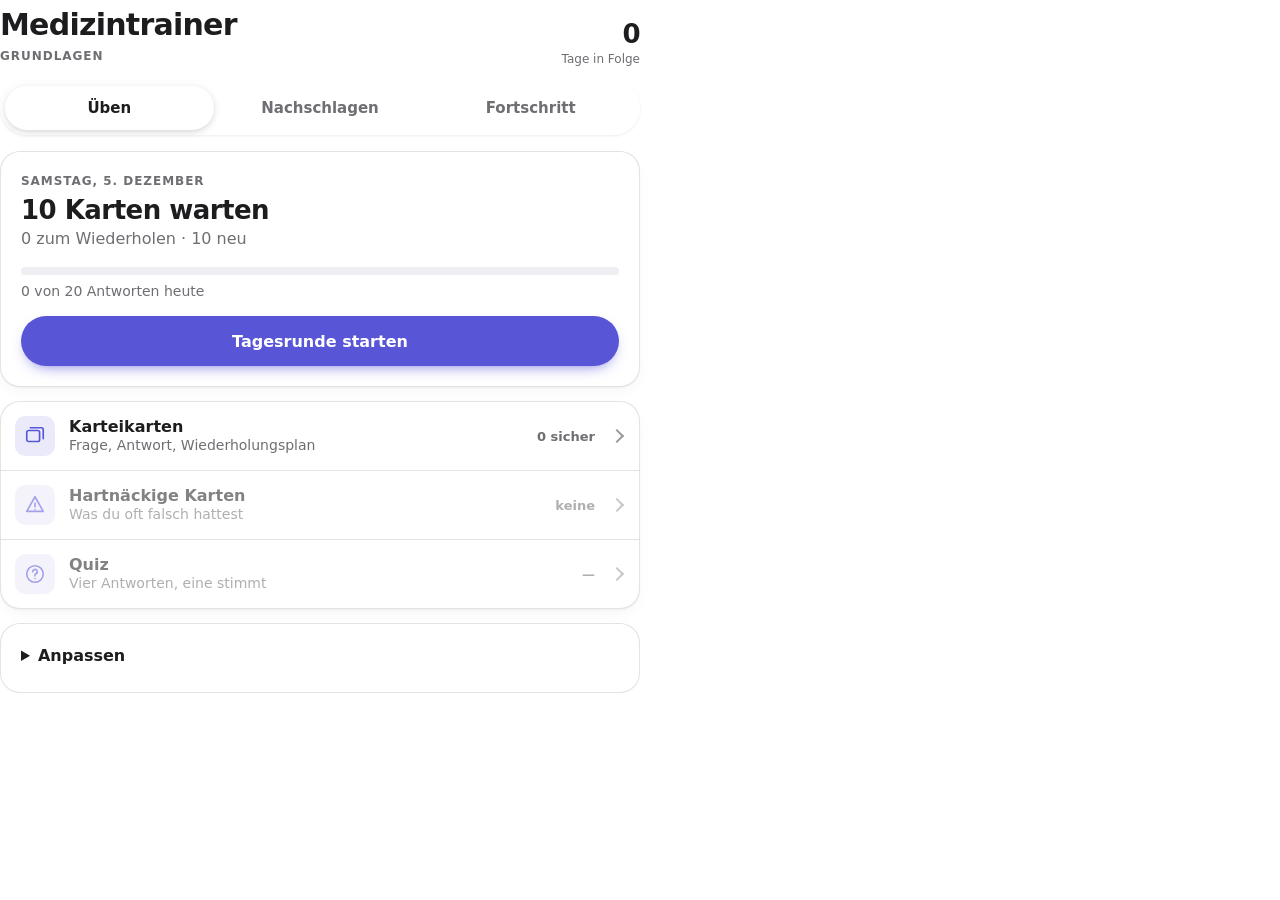
<file: medizin/index.html>
<!doctype html><html lang="de"><head><meta charset="utf-8"><meta name="viewport" content="width=device-width,initial-scale=1"><title>Medizintrainer</title>
<style>
/* Gleiches Aussehen wie der Sprachtrainer (sprache/index.html), damit sich beide im Dashboard gleich anfühlen. */
:root{
  --bg:#f2f2f7; --surface:#FFFFFF; --ink:#1d1d1f; --muted:#6e6e73; --line:rgba(60,60,67,.14); --soft:#eeeef3;
  --accent:#5856d6; --fill:#5856d6; --on-fill:#FFFFFF; --hl:rgba(88,86,214,.12);
  --good:#248a3d; --good-bg:rgba(36,138,61,.1); --bad:#d70015; --bad-bg:rgba(215,0,21,.08);
  --shadow:0 1px 2px rgba(0,0,0,.04),0 6px 20px -8px rgba(0,0,0,.08);
  --glass:rgba(255,255,255,.6); --glass-edge:rgba(255,255,255,.75); --glass-hl:rgba(255,255,255,.95); --thumb:#FFFFFF;
  --f-display:-apple-system,BlinkMacSystemFont,'SF Pro Display','Segoe UI',system-ui,sans-serif;
  --f-body:var(--f-display);
  --f-ipa:'Noto Sans','Segoe UI','Lucida Sans Unicode',sans-serif;
}
@media (prefers-color-scheme:dark){
  :root:not([data-theme="light"]){
    --bg:#000000; --surface:#1c1c1e; --ink:#f5f5f7; --muted:#aeaeb2; --line:rgba(255,255,255,.08); --soft:#2c2c2e;
    --accent:#8583ff; --fill:#5e5ce6; --on-fill:#FFFFFF; --hl:rgba(133,131,255,.2);
    --good:#30d158; --good-bg:rgba(48,209,88,.15); --bad:#ff453a; --bad-bg:rgba(255,69,58,.15);
    --shadow:inset 0 1px 0 rgba(255,255,255,.04);
    --glass:rgba(44,44,48,.52); --glass-edge:rgba(255,255,255,.12); --glass-hl:rgba(255,255,255,.16); --thumb:rgba(118,118,128,.42); color-scheme:dark;
  }
}
:root[data-theme="dark"]{
  --bg:#000000; --surface:#1c1c1e; --ink:#f5f5f7; --muted:#aeaeb2; --line:rgba(255,255,255,.08); --soft:#2c2c2e;
  --accent:#8583ff; --fill:#5e5ce6; --on-fill:#FFFFFF; --hl:rgba(133,131,255,.2);
  --good:#30d158; --good-bg:rgba(48,209,88,.15); --bad:#ff453a; --bad-bg:rgba(255,69,58,.15);
  --shadow:inset 0 1px 0 rgba(255,255,255,.04);
  --glass:rgba(44,44,48,.52); --glass-edge:rgba(255,255,255,.12); --glass-hl:rgba(255,255,255,.16); --thumb:rgba(118,118,128,.42); color-scheme:dark;
}
*{box-sizing:border-box}
body{background:var(--bg);color:var(--ink);font:400 16px/1.5 var(--f-body);-webkit-font-smoothing:antialiased}
button{font-family:inherit;-webkit-tap-highlight-color:transparent}
button,.mode,.chip,.opt{transition:background-color .15s ease,border-color .15s ease,color .15s ease,transform .1s ease}
button:not([disabled]):active{transform:scale(.96)}
.shell{padding-block:12px 56px;padding-left:max(16px,env(safe-area-inset-left,0px));padding-right:max(16px,env(safe-area-inset-right,0px))}
.wrap{max-width:640px;margin:0 auto}
h1,h2,h3{font-family:var(--f-display);font-weight:700;line-height:1.15;letter-spacing:-.02em;text-wrap:balance;margin:0}
p{margin:0}
mark{background:var(--hl);color:inherit;padding:0 4px;border-radius:4px;box-decoration-break:clone;-webkit-box-decoration-break:clone}
.muted{color:var(--muted)} .small{font-size:14px}
:focus-visible{outline:3px solid var(--accent);outline-offset:2px}

.top{display:flex;justify-content:space-between;align-items:flex-end;gap:12px;padding-block:8px 14px}
.brand h1{font-size:30px;letter-spacing:-.025em}
.lang{display:inline-block;margin-top:2px;font-size:12px;font-weight:600;letter-spacing:.08em;text-transform:uppercase;color:var(--muted)}
.streak{text-align:right;line-height:1.1}
.streak b{font-family:var(--f-display);font-size:26px;font-weight:700;display:block;font-variant-numeric:tabular-nums;letter-spacing:-.02em}
.streak span{font-size:12px;color:var(--muted)}
.tabs{display:flex;gap:2px;padding:4px;border-radius:99px;margin-bottom:16px;background:var(--glass);-webkit-backdrop-filter:blur(24px) saturate(180%);backdrop-filter:blur(24px) saturate(180%);border:1px solid var(--glass-edge);box-shadow:inset 0 1px 0 var(--glass-hl),0 1px 3px rgba(0,0,0,.08)}
.tabs button{flex:1;min-height:44px;border:0;border-radius:99px;background:none;color:var(--muted);font-weight:600;font-size:15px;cursor:pointer}
.tabs button[aria-current="page"]{background:var(--thumb);color:var(--ink);box-shadow:inset 0 1px 0 var(--glass-hl),0 2px 8px -2px rgba(0,0,0,.25)}

.card{background:var(--surface);border:1px solid var(--line);border-radius:20px;padding:20px;box-shadow:var(--shadow)}
.stack{display:grid;gap:14px}
.eyebrow{font-size:12px;font-weight:600;letter-spacing:.08em;text-transform:uppercase;color:var(--muted)}
.today h2{font-size:26px;margin:6px 0 2px}
.today .bar{margin:16px 0 6px}
.bar{height:8px;border-radius:99px;background:var(--soft);overflow:hidden}
.bar i{display:block;height:100%;background:var(--accent);border-radius:99px;transition:width .3s ease}
.btn{min-height:50px;padding:0 22px;border-radius:99px;border:1px solid transparent;font-weight:600;font-size:16px;cursor:pointer;display:inline-flex;align-items:center;justify-content:center;gap:8px}
.btn.primary{background:var(--fill);color:var(--on-fill);box-shadow:0 6px 16px -8px var(--fill)}
.btn.sec{background:var(--glass);-webkit-backdrop-filter:blur(24px) saturate(180%);backdrop-filter:blur(24px) saturate(180%);border-color:var(--glass-edge);box-shadow:inset 0 1px 0 var(--glass-hl);color:var(--ink)}
@media (hover:hover){.btn.primary:hover{filter:brightness(1.08)}.btn.sec:hover,.chip:hover,.opt:not([disabled]):hover{border-color:var(--muted)}.mode:not([disabled]):hover{background:var(--soft)}}
.btn.ghost{background:none;color:var(--muted);min-height:44px;padding:0 10px}
.btn.block{width:100%;margin-top:14px}
.btn[disabled]{opacity:.5;cursor:not-allowed}
.btns{display:flex;gap:10px;flex-wrap:wrap;margin-top:16px}
.btns .btn{flex:1 1 140px}

/* Übungsarten als eine gruppierte Liste statt einzelner Kästen */
.modes{display:grid;margin:0;padding:0;list-style:none;background:var(--surface);border:1px solid var(--line);border-radius:20px;box-shadow:var(--shadow);overflow:hidden}
.modes li+li{border-top:1px solid var(--line)}
.mode{display:grid;grid-template-columns:40px minmax(0,1fr) auto 16px;align-items:center;gap:14px;width:100%;min-height:68px;text-align:left;padding:12px 14px;background:none;border:0;color:var(--ink);font-size:16px;cursor:pointer}
.mode::after{content:'';width:8px;height:8px;border-right:2px solid var(--muted);border-top:2px solid var(--muted);transform:rotate(45deg);justify-self:center;opacity:.7}
.mode[disabled]{opacity:.55;cursor:not-allowed}
.mode .ico{width:40px;height:40px;border-radius:10px;background:var(--hl);display:grid;place-items:center}
.mode svg{width:22px;height:22px;stroke:var(--accent);fill:none;stroke-width:1.8;stroke-linecap:round;stroke-linejoin:round}
.mode b{display:block;font-family:var(--f-display);font-size:16px;font-weight:600}
.mode small{display:block;color:var(--muted);font-size:14px;line-height:1.35}
.mode .st{font-size:13px;font-weight:600;color:var(--muted);white-space:nowrap;font-variant-numeric:tabular-nums}
.set{box-shadow:none}
.set summary{cursor:pointer;font-weight:600;min-height:28px}
.lbl{margin:16px 0 8px;font-size:12px;font-weight:600;letter-spacing:.08em;text-transform:uppercase;color:var(--muted)}
.chips{display:flex;flex-wrap:wrap;gap:8px}
.chip{min-height:44px;padding:0 15px;border-radius:99px;border:1px solid var(--line);background:var(--surface);color:var(--ink);font-weight:500;font-size:15px;cursor:pointer}
.chip[aria-pressed="true"]{background:var(--ink);color:var(--bg);border-color:var(--ink)}
.notice{padding:12px 14px;border-radius:12px;background:var(--soft);font-size:15px}

.sesbar{display:flex;align-items:center;gap:12px;margin-bottom:14px}
.prog{flex:1;height:8px;border-radius:99px;background:var(--soft);overflow:hidden}
.prog i{display:block;height:100%;background:var(--accent);transition:width .3s ease}
.cnt{font-size:14px;font-weight:700;color:var(--muted);font-variant-numeric:tabular-nums}
.tags{display:flex;gap:8px;align-items:center;flex-wrap:wrap}
.lv{display:inline-block;padding:2px 8px;border-radius:6px;background:var(--soft);font-weight:600;font-size:12px;letter-spacing:.04em;color:var(--muted)}
.q{font-family:var(--f-display);font-size:clamp(26px,7.5vw,36px);font-weight:700;letter-spacing:-.025em;line-height:1.15;margin:14px 0 6px;overflow-wrap:anywhere;text-wrap:balance}
.q.sent{font-size:clamp(22px,6vw,28px);line-height:1.25;font-weight:500}
.ipa{font-family:var(--f-ipa);color:var(--muted);font-size:16px}
.ex{margin-top:14px;padding-top:14px;border-top:1px solid var(--line)}
.ex p+p{margin-top:6px}
.field{width:100%;min-height:54px;margin-top:16px;padding:10px 14px;border:2px solid transparent;border-radius:14px;background:var(--soft);color:var(--ink);font:inherit;font-size:18px}
textarea.field{min-height:150px;resize:vertical;line-height:1.45}
.field:focus{border-color:var(--accent);outline:none}
.fb{margin-top:16px;padding:14px 16px;border-radius:16px;border:1px solid}
.fb.ok{background:var(--good-bg);border-color:var(--good)}
.fb.no{background:var(--bad-bg);border-color:var(--bad)}
.fb h3{font-size:18px;margin-bottom:4px}
.fb.ok h3{color:var(--good)} .fb.no h3{color:var(--bad)}
.opts{display:grid;grid-template-columns:1fr 1fr;gap:10px;margin-top:18px}
.opt{min-height:58px;padding:8px 12px;border-radius:16px;border:2px solid var(--line);background:var(--surface);color:var(--ink);font-size:18px;font-weight:600;cursor:pointer}
.opt.is-ok{border-color:var(--good);background:var(--good-bg)}
.opt.is-no{border-color:var(--bad);background:var(--bad-bg)}
.opt[disabled]{cursor:default}
.gapblank{display:inline-block;min-width:3.2em;border-bottom:3px solid var(--ink);vertical-align:baseline}
.w-miss{background:var(--bad-bg);color:var(--bad);border-radius:4px;padding:0 3px;font-weight:700}
.w-ok{color:var(--good);font-weight:600}
.play{display:flex;gap:10px;margin-top:6px}
.play .btn{flex:1}
.grades{display:grid;grid-template-columns:repeat(3,1fr);gap:10px;margin-top:18px}
.grades .btn{flex-direction:column;gap:0;min-height:62px;font-size:16px;line-height:1.2}
.grades small{font-weight:400;font-size:12px;opacity:.85}
.list{margin:12px 0 0;padding:0;list-style:none;display:grid;gap:8px}
.list li{padding:10px 12px;background:var(--soft);border-radius:10px;font-size:16px}
.errs li b{color:var(--bad)} .errs li i{font-style:normal;font-weight:700;color:var(--good)}
.corr{white-space:pre-wrap;overflow-wrap:anywhere}

.stats{display:grid;grid-template-columns:repeat(3,1fr);gap:10px}
.stat{padding:14px}
.stat b{display:block;font-family:var(--f-display);font-size:28px;line-height:1.1;font-variant-numeric:tabular-nums}
.stat span{font-size:13px;color:var(--muted)}
.cols{display:flex;align-items:flex-end;gap:8px;height:170px;margin-top:12px}
.col{flex:1;min-width:0;height:100%;display:flex;flex-direction:column;justify-content:flex-end;align-items:center;gap:4px}
.col .b{width:100%;max-width:44px;background:var(--accent);border-radius:6px 6px 2px 2px}
.col .b.new{background:var(--line)}
.col .b.today{background:var(--ink)}
.col .v{font-size:14px;font-weight:700;font-variant-numeric:tabular-nums}
.col .l{font-size:12px;color:var(--muted);white-space:nowrap}
.cols.days{height:120px;gap:4px}
.cols.days .v{font-size:11px}
.rows{display:grid;gap:12px;margin-top:12px}
.rowline{display:grid;grid-template-columns:110px minmax(0,1fr) 56px;gap:10px;align-items:center;font-size:15px}
.rowline span:last-child{text-align:right;color:var(--muted);font-variant-numeric:tabular-nums}
.rowline .t{overflow-wrap:anywhere}
h2.sec{font-size:20px}
#bubbles{display:flex;flex-direction:column;align-items:flex-start}
.bub{max-width:88%;padding:10px 14px;margin:6px 0;border-radius:18px;overflow-wrap:anywhere;white-space:pre-wrap}
.bub.them{background:var(--surface);border:1px solid var(--line);border-top-left-radius:4px}
.bub.me{background:var(--fill);color:var(--on-fill);align-self:flex-end;border-top-right-radius:4px}
.bub.muted{color:var(--muted)}
#bubbles .btn.ghost{min-height:36px;font-size:14px;padding:0 4px;margin-top:-4px}
@media (prefers-reduced-transparency:reduce){.tabs,.btn.sec{background:var(--surface);-webkit-backdrop-filter:none;backdrop-filter:none}}
@media (prefers-reduced-motion:reduce){.bar i,.prog i,button,.mode,.chip,.opt{transition:none}button:not([disabled]):active{transform:none}}
/* Im Dashboard eingebettet: Hintergrund und Ränder kommen von der Dashboard-Seite */
html,body{background:transparent;margin:0}
.shell{padding:0 0 24px}
.wrap{margin:0}
@media (max-width:420px){.rowline{grid-template-columns:90px minmax(0,1fr) 52px}.grades .btn{font-size:15px}}
.grades .btn{min-width:0;padding:0 8px}
.opts.one{grid-template-columns:1fr}
.opts.one .opt{font-size:16px;text-align:left;padding:10px 14px;line-height:1.35}
.ans{font-family:var(--f-display);font-size:22px;font-weight:700;line-height:1.25;margin-top:6px;overflow-wrap:anywhere}
.lex li b{display:block;font-weight:600}
.lex li span{display:block;margin-top:2px}
.lex li small{display:block;margin-top:4px;color:var(--muted);font-size:14px;line-height:1.4}
.lex .field{margin-top:12px}
</style>
</head><body>
<div class="shell"><div class="wrap" id="app"></div></div>

<script src="karten/grundlagen-1.js"></script>
<script src="karten/grundlagen-2.js"></script>
<script src="karten/grundlagen-3.js"></script>
<script src="karten/grundlagen-4.js"></script>
<script>
(function(){
'use strict';

/* ---------- Inhalte ---------- */
// Gleicher Ablauf wie im Sprachtrainer: Leitner-Boxen 1–5, Box 1 täglich, Box 5 alle 16 Tage
var INT=[0,0,1,3,7,16],GOAL=20,KEY='medizintrainer-v1';
var STUFE={'1':'Basis','2':'Aufbau','3':'Vertiefung'};
var FACH={termi:'Fachsprache',zelle:'Zelle & Gewebe',skelett:'Bewegungsapparat',herz:'Herz & Kreislauf',atmung:'Atmung',verdau:'Verdauung & Leber',niere:'Niere & Harnwege',nerven:'Nervensystem',hormon:'Hormone & Stoffwechsel',blut:'Blut & Immunsystem',pharma:'Arzneimittel',krank:'Krankheitslehre',labor:'Labor & Diagnostik',notfall:'Notfall & Erste Hilfe'};
var FK=Object.keys(FACH);
function newMax(){return (S&&S.set&&S.set.nm)||10}

/* ---------- Dashboard-Anbindung ---------- */
function host(){try{return window.parent!==window?window.parent:null}catch(e){return null}}
function tellHost(){var h=host(),k=dstr(today());try{if(h&&h.medizinGeaendert)h.medizinGeaendert(k,(S.days[k]||{}).n||0,GOAL)}catch(e){}}
function fitHost(){var f=null;try{f=window.frameElement}catch(e){}var sh=document.querySelector('.shell');if(f&&sh)f.style.height=Math.ceil(sh.getBoundingClientRect().height)+'px'}
function scrollHost(){var h=host();if(!h){window.scrollTo(0,0);return}try{h.scrollTo(0,0)}catch(e){}}
function applyTheme(){var h=host();try{if(h)document.documentElement.setAttribute('data-theme',h.document.documentElement.classList.contains('light')?'light':'dark')}catch(e){}}
window.medizinTheme=applyTheme;

var CARDS=[],seen={},rank={};
(window.MED_CARDS||[]).join('\n').split('\n').forEach(function(l){
  var p=l.split('|');if(p.length<5||!FACH[p[0]]||!STUFE[p[1]])return;
  var id=p[0]+':'+p[2].toLowerCase().normalize('NFD').replace(/[^a-z0-9]+/g,'-').replace(/^-|-$/g,'').slice(0,48);
  while(seen[id])id+='x';seen[id]=1;
  var g=p[0]+p[1];rank[g]=(rank[g]||0)+1;
  CARDS.push({id:id,f:p[0],st:p[1],q:p[2],a:p[3],e:p[4],rk:rank[g]});
});

/* ---------- Hilfen ---------- */
var $=function(s){return document.querySelector(s)};
var esc=function(s){return String(s).replace(/[&<>"']/g,function(c){return {'&':'&amp;','<':'&lt;','>':'&gt;','"':'&quot;',"'":'&#39;'}[c]})};
function shuffle(a){a=a.slice();for(var i=a.length-1;i>0;i--){var j=Math.floor(Math.random()*(i+1));var t=a[i];a[i]=a[j];a[j]=t}return a}
function today(){var d=new Date();return Math.floor((d.getTime()-d.getTimezoneOffset()*60000)/864e5)}
function dstr(n){return new Date(n*864e5).toISOString().slice(0,10)}
function dow(n){return new Date(n*864e5).getUTCDay()}
function box(c){return (S.cards[c.id]||{b:0}).b}
function learnedCards(){return CARDS.filter(function(c){return box(c)>0})}
function hardCards(){return CARDS.filter(function(c){var s=S.cards[c.id];return s&&s.w>=3&&s.b<4})}

/* ---------- Zustand ---------- */
function defaults(){return {v:1,t:0,cards:{},days:{},quiz:{n:0,c:0},set:{st:['1','2','3'],f:FK.slice(),nm:10}}}
function load(){
  var s=defaults(),r=null;
  try{r=JSON.parse(localStorage.getItem(KEY)||'null')}catch(e){}
  if(r&&r.v===1){s=Object.assign(s,r);s.set=Object.assign(defaults().set,r.set||{})}
  return s;
}
var S=load(),PENDING=null,VIEW='home',SES=null,UI={setOpen:false,msg:'',confirm:false,lexF:'termi',lexQ:''};
function persist(){S.t=Date.now();try{localStorage.setItem(KEY,JSON.stringify(S))}catch(e){}tellHost()}
function adopt(r){S=Object.assign(defaults(),r);S.set=Object.assign(defaults().set,r.set||{});render()}

function bump(ok,isNew){
  var k=dstr(today()),d=S.days[k]||(S.days[k]={n:0,c:0,nw:0});
  d.n++;if(ok)d.c++;if(isNew)d.nw=(d.nw||0)+1;
}
function grade(card,g){
  var st=S.cards[card.id]||(S.cards[card.id]={b:0,d:0,s:0,w:0});
  var isNew=st.b===0;
  st.s++;
  if(g===0){st.b=1;st.w++;st.d=today()}
  else{st.b=Math.min(5,(isNew?1:st.b)+g);st.d=today()+INT[st.b]}
  bump(g>0,isNew);persist();
}
function streak(){var t=today(),n=0;function has(x){var d=S.days[dstr(x)];return d&&d.n>0}if(!has(t))t--;while(has(t)){n++;t--}return n}

/* ---------- Planung ---------- */
function byOrder(a,b){return a.st-b.st||a.rk-b.rk||FK.indexOf(a.f)-FK.indexOf(b.f)}
function pool(){return CARDS.filter(function(c){return S.set.st.indexOf(c.st)>=0&&S.set.f.indexOf(c.f)>=0})}
function plan(){
  var t=today(),P=pool(),dd=S.days[dstr(t)]||{};
  var due=P.filter(function(c){var s=S.cards[c.id];return s&&s.b>0&&s.d<=t}).sort(function(a,b){return S.cards[a.id].d-S.cards[b.id].d});
  // Neue Karten: erst alle Basis-Karten, je Fach in der Reihenfolge der Datei, Fächer abwechselnd
  var fresh=P.filter(function(c){return box(c)===0}).sort(byOrder);
  return {pool:P,due:due,fresh:fresh.slice(0,Math.max(0,newMax()-(dd.nw||0)))};
}
function quizItem(c){
  var same=shuffle(CARDS.filter(function(x){return x.f===c.f&&x.a!==c.a})),other=shuffle(CARDS.filter(function(x){return x.f!==c.f}));
  var wrong=same.concat(other).slice(0,3).map(function(x){return {txt:x.a,ok:false}});
  return {c:c,opts:shuffle(wrong.concat([{txt:c.a,ok:true}]))};
}
function startSession(mode,extra){
  var items=[],P=pool();
  UI.msg='';
  if(mode==='cards'){
    var pl=plan();
    if(extra||(!pl.due.length&&!pl.fresh.length)){
      items=P.slice().sort(function(a,b){return box(a)-box(b)||byOrder(a,b)}).slice(0,10);
    }else{
      var d=pl.due.slice(0,20),f=pl.fresh.slice();
      while(d.length||f.length){if(d.length)items.push(d.shift());if(d.length)items.push(d.shift());if(f.length)items.push(f.shift())}
    }
  }else if(mode==='hard'){
    items=hardCards().sort(function(a,b){return S.cards[b.id].w-S.cards[a.id].w}).slice(0,10);
    if(!items.length){UI.msg='Gerade gibt es keine hartnäckigen Karten.';render();return}
  }else if(mode==='quiz'){
    items=shuffle(learnedCards()).slice(0,10).map(quizItem);
    if(items.length<4){UI.msg='Das Quiz nutzt Karten, die du schon gelernt hast. Starte zuerst ein paar Runden Karteikarten.';render();return}
  }
  if(!items.length){UI.msg='Mit dieser Auswahl gibt es nichts zu üben. Wähle unter „Anpassen“ weitere Stufen oder Fächer.';render();return}
  SES={mode:mode,items:items,i:0,phase:'ask',ok:0,total:0,miss:[],req:{},done:false};
  VIEW='session';render();
}
function endSession(){SES=null;VIEW='home';if(PENDING){var r=PENDING;PENDING=null;adopt(r)}else render()}
function nextItem(){var s=SES;s.i++;s.phase='ask';s.res=null;if(s.i>=s.items.length)s.done=true;render()}

/* ---------- Ansichten ---------- */
var ICON={
  cards:'<rect x="3" y="6" width="14" height="12" rx="2"/><path d="M7 3h12a2 2 0 0 1 2 2v10"/>',
  hard:'<path d="M12 3l9 16H3z"/><path d="M12 10v4M12 17h.01"/>',
  quiz:'<circle cx="12" cy="12" r="9"/><path d="M9.5 9.5a2.5 2.5 0 1 1 3.5 2.3c-.6.3-1 .8-1 1.5V14M12 17h.01"/>'
};
function ico(k){return '<span class="ico"><svg viewBox="0 0 24 24" aria-hidden="true">'+ICON[k]+'</svg></span>'}
function header(){
  var st=streak();
  return '<header class="top"><div class="brand"><h1>Medizintrainer</h1><span class="lang">Grundlagen</span></div>'+
    '<div class="streak"><b>'+st+'</b><span>'+(st===1?'Tag':'Tage')+' in Folge</span></div></header>';
}
function tabs(){
  return '<nav class="tabs" aria-label="Bereiche">'+[['home','Üben'],['lex','Nachschlagen'],['progress','Fortschritt']].map(function(t){
    return '<button data-act="tab" data-v="'+t[0]+'"'+(VIEW===t[0]?' aria-current="page"':'')+'>'+t[1]+'</button>'}).join('')+'</nav>';
}
function chip(k,v,label,on){return '<button class="chip" aria-pressed="'+(on?'true':'false')+'" data-act="set" data-k="'+k+'" data-v="'+esc(v)+'">'+esc(label)+'</button>'}
function pct(o){return o&&o.n?Math.round(100*o.c/o.n)+' %':'neu'}

function homeView(){
  var P=plan(),dn=(S.days[dstr(today())]||{}).n||0,hardN=hardCards().length,learnedN=learnedCards().length;
  var sure=CARDS.filter(function(c){return box(c)>=3}).length;
  var dateTxt=new Date().toLocaleDateString('de-DE',{weekday:'long',day:'numeric',month:'long'});
  var hero,waiting=P.due.length+P.fresh.length;
  var bar='<div class="bar" role="progressbar" aria-valuenow="'+Math.min(dn,GOAL)+'" aria-valuemin="0" aria-valuemax="'+GOAL+'"><i style="width:'+Math.min(100,dn/GOAL*100)+'%"></i></div><p class="small muted">'+dn+' von '+GOAL+' Antworten heute</p>';
  if(!P.pool.length){
    hero='<section class="card today"><p class="eyebrow">'+esc(dateTxt)+'</p><h2>Keine Karten ausgewählt</h2><p class="muted">Wähle unter „Anpassen“ mindestens eine Stufe und ein Fach.</p></section>';
  }else if(!waiting){
    hero='<section class="card today"><p class="eyebrow">'+esc(dateTxt)+'</p><h2>Für heute ist alles erledigt</h2><p class="muted">Nichts fällig und das Limit für neue Karten ist erreicht.</p>'+bar+'<button class="btn sec block" data-act="start" data-mode="cards" data-extra="1">Trotzdem üben</button></section>';
  }else{
    hero='<section class="card today"><p class="eyebrow">'+esc(dateTxt)+'</p><h2>'+waiting+(waiting===1?' Karte wartet':' Karten warten')+'</h2><p class="muted">'+P.due.length+' zum Wiederholen · '+P.fresh.length+' neu</p>'+bar+'<button class="btn primary block" data-act="start" data-mode="cards">Tagesrunde starten</button></section>';
  }
  var rows=[
    ['cards','Karteikarten','Frage, Antwort, Wiederholungsplan',sure+' sicher'],
    ['hard','Hartnäckige Karten','Was du oft falsch hattest',hardN?hardN+' Karten':'keine'],
    ['quiz','Quiz','Vier Antworten, eine stimmt',learnedN<4?'—':pct(S.quiz)]
  ];
  var list=rows.map(function(r){
    var off=(r[0]==='hard'&&!hardN)||(r[0]==='quiz'&&learnedN<4);
    return '<li><button class="mode" data-act="start" data-mode="'+r[0]+'"'+(off?' disabled':'')+'>'+ico(r[0])+'<span><b>'+r[1]+'</b><small>'+r[2]+'</small></span><span class="st">'+esc(r[3])+'</span></button></li>';
  }).join('');
  var set='<details class="card set" id="set"'+(UI.setOpen?' open':'')+'><summary>Anpassen</summary>'+
    '<p class="lbl">Neue Karten pro Tag</p><div class="chips">'+[5,10,15,20,30].map(function(n){return '<button class="chip" aria-pressed="'+(newMax()===n?'true':'false')+'" data-act="set" data-k="nm" data-v="'+n+'">'+n+'</button>'}).join('')+'</div>'+
    '<p class="lbl">Stufe</p><div class="chips">'+Object.keys(STUFE).map(function(k){return chip('st',k,STUFE[k],S.set.st.indexOf(k)>=0)}).join('')+'</div>'+
    '<p class="lbl">Fächer</p><div class="chips">'+FK.map(function(k){return chip('f',k,FACH[k],S.set.f.indexOf(k)>=0)}).join('')+'</div></details>';
  return '<div class="stack">'+(UI.msg?'<p class="notice">'+esc(UI.msg)+'</p>':'')+hero+'<ul class="modes">'+list+'</ul>'+set+'</div>';
}

function lexItems(){
  var q=UI.lexQ.trim().toLowerCase();
  var hit=CARDS.filter(function(c){return q?(c.q+' '+c.a+' '+c.e).toLowerCase().indexOf(q)>=0:c.f===UI.lexF});
  if(!hit.length)return '<li class="muted">Nichts gefunden.</li>';
  return hit.map(function(c){return '<li><b>'+esc(c.q)+'</b><span><mark>'+esc(c.a)+'</mark></span><small>'+esc(c.e)+(q?' · '+esc(FACH[c.f]):'')+'</small></li>'}).join('');
}
function lexView(){
  return '<div class="stack"><section class="card lex"><h2 class="sec">Nachschlagen</h2><p class="small muted">Alle Karten zum Lesen – praktisch vor oder nach einer Runde.</p>'+
    '<input class="field" id="lexq" type="search" placeholder="Suchen, z. B. Insulin" value="'+esc(UI.lexQ)+'" aria-label="Karten durchsuchen">'+
    '<div class="chips" style="margin-top:12px">'+FK.map(function(k){return '<button class="chip" aria-pressed="'+(UI.lexF===k&&!UI.lexQ?'true':'false')+'" data-act="lexf" data-v="'+k+'">'+esc(FACH[k])+'</button>'}).join('')+'</div>'+
    '<ul class="list" id="lexlist">'+lexItems()+'</ul></section></div>';
}

function progressView(){
  var counts=[0,0,0,0,0,0];
  CARDS.forEach(function(c){counts[box(c)]++});
  var learned=counts[3]+counts[4]+counts[5],t=today(),n7=0,c7=0,k;
  for(k=0;k<7;k++){var d=S.days[dstr(t-k)];if(d){n7+=d.n;c7+=d.c}}
  var maxc=Math.max.apply(null,counts.concat([1]));
  var boxes=counts.map(function(v,i){return '<div class="col"><span class="v">'+v+'</span><div class="b'+(i===0?' new':'')+'" style="height:'+Math.max(v/maxc*74,1.5)+'%"></div><span class="l">'+(i?'Box '+i:'Neu')+'</span></div>'}).join('');
  var arr=[],maxd=GOAL;
  for(k=13;k>=0;k--){var dd=S.days[dstr(t-k)],nn=dd?dd.n:0;arr.push({n:nn,day:t-k});if(nn>maxd)maxd=nn}
  var wd=['S','M','D','M','D','F','S'];
  var days=arr.map(function(x,i){return '<div class="col"><span class="v">'+(x.n||'')+'</span><div class="b'+(i===13?' today':'')+'" style="height:'+Math.max(x.n/maxd*70,1.5)+'%"></div><span class="l">'+wd[dow(x.day)]+'</span></div>'}).join('');
  var fach=FK.map(function(f){
    var tot=CARDS.filter(function(c){return c.f===f}),got=tot.filter(function(c){return box(c)>=3}).length;
    return '<div class="rowline"><span class="t">'+esc(FACH[f])+'</span><div class="bar"><i style="width:'+(tot.length?got/tot.length*100:0)+'%"></i></div><span>'+got+'/'+tot.length+'</span></div>';
  }).join('');
  var where=host()?'Dein Fortschritt wird im Dashboard gespeichert und mit deinen anderen Geräten synchronisiert.':'Dein Fortschritt wird nur in diesem Browser gespeichert.';
  var reset=UI.confirm?'<p class="small">Wirklich alles löschen? Das lässt sich nicht rückgängig machen.</p><div class="btns"><button class="btn sec" data-act="resetno">Abbrechen</button><button class="btn primary" data-act="resetyes">Fortschritt löschen</button></div>':'<button class="btn ghost" data-act="reset">Fortschritt zurücksetzen</button>';
  return '<div class="stack"><div class="stats"><div class="card stat"><b>'+streak()+'</b><span>Tage in Folge</span></div><div class="card stat"><b>'+learned+'</b><span>von '+CARDS.length+' sitzen</span></div><div class="card stat"><b>'+(n7?Math.round(100*c7/n7):0)+' %</b><span>richtig, 7 Tage</span></div></div>'+
    '<section class="card"><h2 class="sec">Karten nach Box</h2><p class="small muted">Box 1 kommt täglich wieder, Box 5 alle 16 Tage.</p><div class="cols">'+boxes+'</div></section>'+
    '<section class="card"><h2 class="sec">Antworten pro Tag</h2><p class="small muted">Letzte 14 Tage, Ziel '+GOAL+'.</p><div class="cols days">'+days+'</div></section>'+
    '<section class="card"><h2 class="sec">Wissen nach Fach</h2><p class="small muted">Gezählt werden Karten ab Box 3.</p><div class="rows">'+fach+'</div></section>'+
    '<p class="small muted">'+where+'</p>'+reset+'</div>';
}

function sesBar(){
  var s=SES,n=s.items.length;
  return '<div class="sesbar"><button class="btn ghost" data-act="quit">Beenden</button><div class="prog"><i style="width:'+(s.i/n*100)+'%"></i></div><span class="cnt">'+Math.min(s.i+1,n)+'/'+n+'</span></div>';
}
function tagsFor(c){return '<div class="tags"><span class="lv">'+esc(STUFE[c.st])+'</span><span class="lv">'+esc(FACH[c.f])+'</span></div>'}
function sessionView(){
  var s=SES;
  if(s.done)return doneView();
  var h=sesBar();
  if(s.mode==='quiz'){
    var it=s.items[s.i],c=it.c,r=s.res;
    h+='<div class="card">'+tagsFor(c)+'<p class="q sent">'+esc(c.q)+'</p><div class="opts one">'+it.opts.map(function(o,i){
      var cl=s.phase==='fb'?(o.ok?' is-ok':(i===r.pick?' is-no':'')):'';
      return '<button class="opt'+cl+'" data-act="opt" data-i="'+i+'"'+(s.phase==='fb'?' disabled':'')+'>'+esc(o.txt)+'</button>'}).join('')+'</div>';
    if(s.phase==='fb')h+='<div class="fb '+(r.ok?'ok':'no')+'"><h3>'+(r.ok?'Richtig':'Leider falsch')+'</h3><p>'+esc(c.e)+'</p></div><button class="btn primary block" data-act="next">Weiter</button>';
    return h+'</div>';
  }
  var k=s.items[s.i];
  if(s.phase==='ask'){
    h+='<div class="card">'+tagsFor(k)+'<p class="q sent">'+esc(k.q)+'</p><p class="muted">Überlege dir die Antwort, dann aufdecken.</p><button class="btn primary block" data-act="flip">Antwort zeigen</button></div>';
  }else{
    h+='<div class="card">'+tagsFor(k)+'<p class="muted" style="margin-top:12px">'+esc(k.q)+'</p><p class="ans"><mark>'+esc(k.a)+'</mark></p>'+
      '<div class="ex"><p>'+esc(k.e)+'</p></div>'+
      '<div class="grades"><button class="btn sec" data-act="grade" data-g="0">Nochmal<small>heute wieder</small></button><button class="btn primary" data-act="grade" data-g="1">Gewusst<small>1</small></button><button class="btn sec" data-act="grade" data-g="2">Leicht<small>länger Pause</small></button></div></div>';
  }
  return h;
}
function doneView(){
  var s=SES,label=s.mode==='quiz'?'richtig':'gewusst';
  var miss=s.miss.length?'<h3 class="sec" style="font-size:18px;margin-top:20px">Zum Wiederholen</h3><ul class="list">'+s.miss.map(function(m){return '<li>'+esc(m.q)+' <b>→</b> '+esc(m.a)+'</li>'}).join('')+'</ul>':'<p class="muted" style="margin-top:8px">Alles gesessen.</p>';
  return '<div class="card"><p class="eyebrow">Runde beendet</p><h2 style="font-size:30px;margin-top:6px"><mark>'+s.ok+' von '+s.total+'</mark> '+label+'</h2>'+miss+
    '<div class="btns"><button class="btn sec" data-act="quit">Zur Übersicht</button><button class="btn primary" data-act="start" data-mode="'+s.mode+'">Nächste Runde</button></div></div>';
}

function render(keep){
  var h;
  if(VIEW==='session'&&SES)h=sessionView();
  else h=header()+tabs()+(VIEW==='progress'?progressView():VIEW==='lex'?lexView():homeView());
  $('#app').innerHTML=h;
  fitHost();
  if(!keep)scrollHost();
}
function rerender(){var y=window.scrollY;render(true);window.scrollTo(0,y)}

/* ---------- Aktionen ---------- */
function act(a,d){
  d=d||{};var s=SES;
  if(a==='tab'){VIEW=d.v;UI.confirm=false;UI.msg='';render()}
  else if(a==='start'){startSession(d.mode,d.extra)}
  else if(a==='quit'){endSession()}
  else if(a==='flip'){if(s.phase==='ask'){s.phase='fb';render()}}
  else if(a==='grade'){
    var c=s.items[s.i],g=+d.g;grade(c,g);s.total++;
    if(g>0)s.ok++;else{s.miss.push(c);if(!s.req[c.id]){s.req[c.id]=1;s.items.push(c)}}
    nextItem();
  }
  else if(a==='opt'){
    if(s.phase!=='ask')return;
    var it=s.items[s.i],i=+d.i,ok=it.opts[i].ok;
    s.res={ok:ok,pick:i};s.phase='fb';s.total++;
    if(ok)s.ok++;else s.miss.push(it.c);
    S.quiz.n++;if(ok)S.quiz.c++;
    grade(it.c,ok?1:0);render();
  }
  else if(a==='next'){nextItem()}
  else if(a==='set'){
    if(d.k==='nm')S.set.nm=+d.v;
    else{var arr=S.set[d.k],ix=arr.indexOf(d.v);if(ix>=0){if(arr.length>1)arr.splice(ix,1)}else arr.push(d.v)}
    UI.msg='';persist();rerender();
  }
  else if(a==='lexf'){UI.lexF=d.v;UI.lexQ='';rerender()}
  else if(a==='reset'){UI.confirm=true;rerender()}
  else if(a==='resetno'){UI.confirm=false;rerender()}
  else if(a==='resetyes'){var keep=S.set;S=defaults();S.set=keep;UI.confirm=false;persist();rerender()}
}

document.addEventListener('click',function(e){
  var el=e.target.closest('[data-act]');if(!el||el.disabled)return;
  act(el.dataset.act,el.dataset);
});
// Suche: nur die Liste neu zeichnen, damit das Eingabefeld den Fokus behält
document.addEventListener('input',function(e){
  if(e.target.id!=='lexq')return;
  UI.lexQ=e.target.value;$('#lexlist').innerHTML=lexItems();
  document.querySelectorAll('[data-act="lexf"]').forEach(function(b){b.setAttribute('aria-pressed',String(!UI.lexQ&&b.dataset.v===UI.lexF))});
  fitHost();
});
document.addEventListener('toggle',function(e){if(e.target&&e.target.id==='set'){UI.setOpen=e.target.open;fitHost()}},true);
document.addEventListener('keydown',function(e){
  if(!SES||VIEW!=='session'||SES.done)return;
  var tag=e.target&&e.target.tagName;if(tag==='INPUT'||tag==='TEXTAREA')return;
  if(SES.mode==='quiz'){
    if(SES.phase==='ask'&&/^[1-4]$/.test(e.key)){e.preventDefault();act('opt',{i:String(+e.key-1)})}
    else if(SES.phase==='fb'&&e.key==='Enter'){e.preventDefault();act('next')}
  }else if((e.key===' '||e.key==='Enter')&&SES.phase==='ask'){e.preventDefault();act('flip')}
  else if(SES.phase==='fb'&&/^[1-3]$/.test(e.key)){e.preventDefault();act('grade',{g:String(+e.key-1)})}
});
// Neuer Stand aus der Cloud (vom Dashboard geladen): übernehmen, wenn er jünger ist
window.addEventListener('storage',function(e){
  if(e.key!==KEY||!e.newValue)return;
  var r=null;try{r=JSON.parse(e.newValue)}catch(x){}
  if(r&&r.v===1&&(r.t||0)>S.t){if(SES)PENDING=r;else adopt(r)}
});
if(window.ResizeObserver){try{new ResizeObserver(fitHost).observe(document.querySelector('.shell'))}catch(e){}}

applyTheme();
render();
})();
</script>

</body></html>
</file>
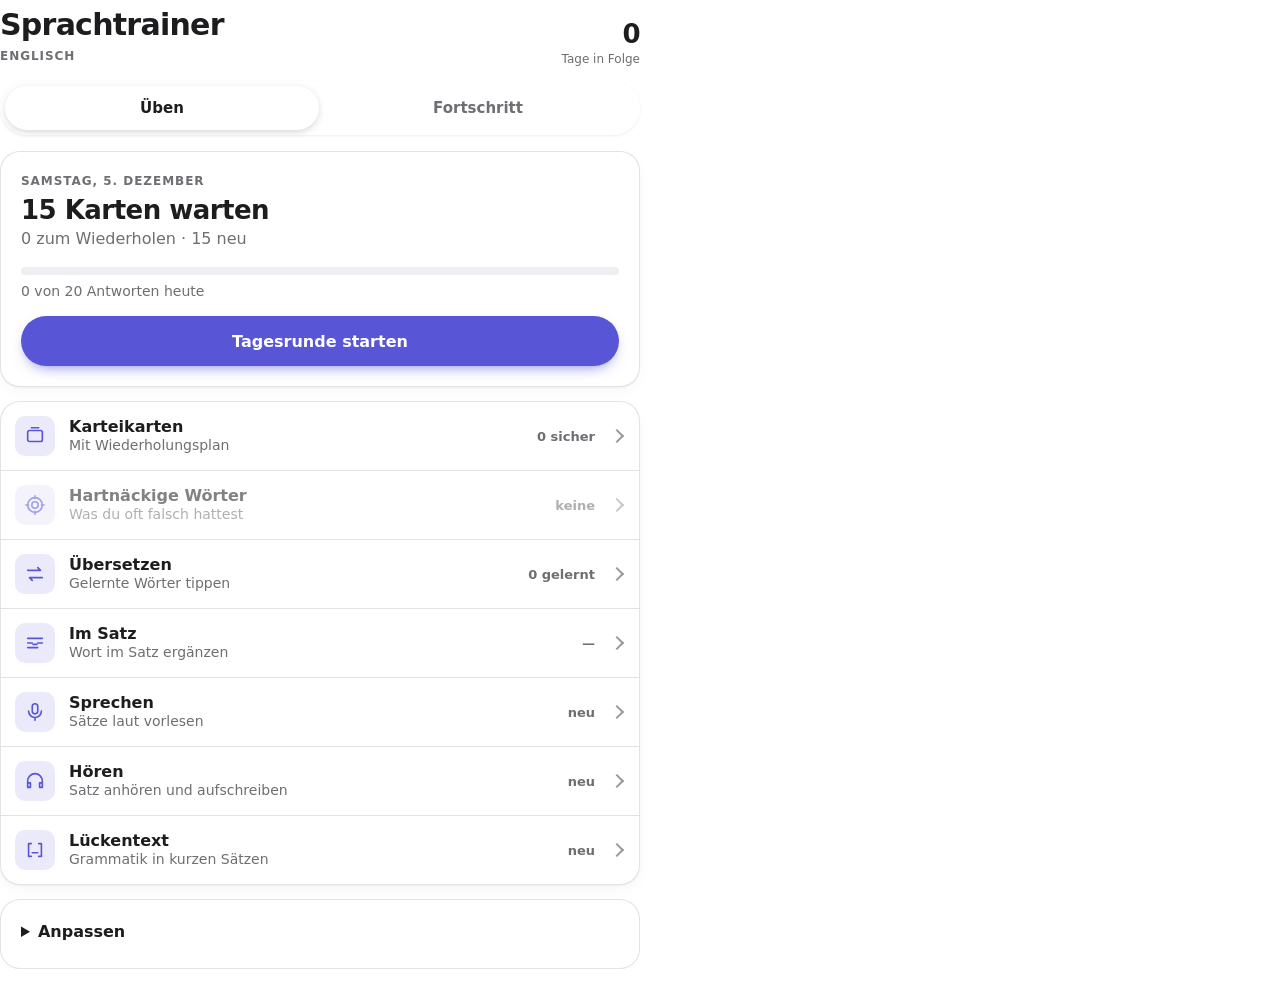
<file: sprache/index.html>
<!doctype html><html lang="de"><head><meta charset="utf-8"><meta name="viewport" content="width=device-width,initial-scale=1"><title>Sprachtrainer</title>
<link rel="preconnect" href="https://fonts.googleapis.com">
<link rel="preconnect" href="https://fonts.gstatic.com" crossorigin>
<link rel="stylesheet" href="https://fonts.googleapis.com/css2?family=Noto+Sans:wght@400&display=swap">
<style>
/* Layout: eine schmale Lernspalte, oben Marke und Serie, darunter Tagesrunde und Übungsarten. Farben, Schrift und Glas wie im Dashboard (Apple-Systemfarben, SF-Schrift, Indigo). */
:root{
  --bg:#f2f2f7; --surface:#FFFFFF; --ink:#1d1d1f; --muted:#6e6e73; --line:rgba(60,60,67,.14); --soft:#eeeef3;
  --accent:#5856d6; --fill:#5856d6; --on-fill:#FFFFFF; --hl:rgba(88,86,214,.12);
  --good:#248a3d; --good-bg:rgba(36,138,61,.1); --bad:#d70015; --bad-bg:rgba(215,0,21,.08);
  --shadow:0 1px 2px rgba(0,0,0,.04),0 6px 20px -8px rgba(0,0,0,.08);
  --glass:rgba(255,255,255,.6); --glass-edge:rgba(255,255,255,.75); --glass-hl:rgba(255,255,255,.95); --thumb:#FFFFFF;
  --f-display:-apple-system,BlinkMacSystemFont,'SF Pro Display','Segoe UI',system-ui,sans-serif;
  --f-body:var(--f-display);
  --f-ipa:'Noto Sans','Segoe UI','Lucida Sans Unicode',sans-serif;
}
@media (prefers-color-scheme:dark){
  :root:not([data-theme="light"]){
    --bg:#000000; --surface:#1c1c1e; --ink:#f5f5f7; --muted:#aeaeb2; --line:rgba(255,255,255,.08); --soft:#2c2c2e;
    --accent:#8583ff; --fill:#5e5ce6; --on-fill:#FFFFFF; --hl:rgba(133,131,255,.2);
    --good:#30d158; --good-bg:rgba(48,209,88,.15); --bad:#ff453a; --bad-bg:rgba(255,69,58,.15);
    --shadow:inset 0 1px 0 rgba(255,255,255,.04);
    --glass:rgba(44,44,48,.52); --glass-edge:rgba(255,255,255,.12); --glass-hl:rgba(255,255,255,.16); --thumb:rgba(118,118,128,.42); color-scheme:dark;
  }
}
:root[data-theme="dark"]{
  --bg:#000000; --surface:#1c1c1e; --ink:#f5f5f7; --muted:#aeaeb2; --line:rgba(255,255,255,.08); --soft:#2c2c2e;
  --accent:#8583ff; --fill:#5e5ce6; --on-fill:#FFFFFF; --hl:rgba(133,131,255,.2);
  --good:#30d158; --good-bg:rgba(48,209,88,.15); --bad:#ff453a; --bad-bg:rgba(255,69,58,.15);
  --shadow:inset 0 1px 0 rgba(255,255,255,.04);
  --glass:rgba(44,44,48,.52); --glass-edge:rgba(255,255,255,.12); --glass-hl:rgba(255,255,255,.16); --thumb:rgba(118,118,128,.42); color-scheme:dark;
}
*{box-sizing:border-box}
body{background:var(--bg);color:var(--ink);font:400 16px/1.5 var(--f-body);-webkit-font-smoothing:antialiased}
button{font-family:inherit;-webkit-tap-highlight-color:transparent}
button,.mode,.chip,.opt{transition:background-color .15s ease,border-color .15s ease,color .15s ease,transform .1s ease}
button:not([disabled]):active{transform:scale(.96)}
.shell{padding-block:12px 56px;padding-left:max(16px,env(safe-area-inset-left,0px));padding-right:max(16px,env(safe-area-inset-right,0px))}
.wrap{max-width:640px;margin:0 auto}
h1,h2,h3{font-family:var(--f-display);font-weight:700;line-height:1.15;letter-spacing:-.02em;text-wrap:balance;margin:0}
p{margin:0}
mark{background:var(--hl);color:inherit;padding:0 4px;border-radius:4px;box-decoration-break:clone;-webkit-box-decoration-break:clone}
.muted{color:var(--muted)} .small{font-size:14px}
:focus-visible{outline:3px solid var(--accent);outline-offset:2px}

.top{display:flex;justify-content:space-between;align-items:flex-end;gap:12px;padding-block:8px 14px}
.brand h1{font-size:30px;letter-spacing:-.025em}
.lang{display:inline-block;margin-top:2px;font-size:12px;font-weight:600;letter-spacing:.08em;text-transform:uppercase;color:var(--muted)}
.streak{text-align:right;line-height:1.1}
.streak b{font-family:var(--f-display);font-size:26px;font-weight:700;display:block;font-variant-numeric:tabular-nums;letter-spacing:-.02em}
.streak span{font-size:12px;color:var(--muted)}
.tabs{display:flex;gap:2px;padding:4px;border-radius:99px;margin-bottom:16px;background:var(--glass);-webkit-backdrop-filter:blur(24px) saturate(180%);backdrop-filter:blur(24px) saturate(180%);border:1px solid var(--glass-edge);box-shadow:inset 0 1px 0 var(--glass-hl),0 1px 3px rgba(0,0,0,.08)}
.tabs button{flex:1;min-height:44px;border:0;border-radius:99px;background:none;color:var(--muted);font-weight:600;font-size:15px;cursor:pointer}
.tabs button[aria-current="page"]{background:var(--thumb);color:var(--ink);box-shadow:inset 0 1px 0 var(--glass-hl),0 2px 8px -2px rgba(0,0,0,.25)}

.card{background:var(--surface);border:1px solid var(--line);border-radius:20px;padding:20px;box-shadow:var(--shadow)}
.stack{display:grid;gap:14px}
.eyebrow{font-size:12px;font-weight:600;letter-spacing:.08em;text-transform:uppercase;color:var(--muted)}
.today h2{font-size:26px;margin:6px 0 2px}
.today .bar{margin:16px 0 6px}
.bar{height:8px;border-radius:99px;background:var(--soft);overflow:hidden}
.bar i{display:block;height:100%;background:var(--accent);border-radius:99px;transition:width .3s ease}
.btn{min-height:50px;padding:0 22px;border-radius:99px;border:1px solid transparent;font-weight:600;font-size:16px;cursor:pointer;display:inline-flex;align-items:center;justify-content:center;gap:8px}
.btn.primary{background:var(--fill);color:var(--on-fill);box-shadow:0 6px 16px -8px var(--fill)}
.btn.sec{background:var(--glass);-webkit-backdrop-filter:blur(24px) saturate(180%);backdrop-filter:blur(24px) saturate(180%);border-color:var(--glass-edge);box-shadow:inset 0 1px 0 var(--glass-hl);color:var(--ink)}
@media (hover:hover){.btn.primary:hover{filter:brightness(1.08)}.btn.sec:hover,.chip:hover,.opt:not([disabled]):hover{border-color:var(--muted)}.mode:not([disabled]):hover{background:var(--soft)}}
.btn.ghost{background:none;color:var(--muted);min-height:44px;padding:0 10px}
.btn.block{width:100%;margin-top:14px}
.btn[disabled]{opacity:.5;cursor:not-allowed}
.btns{display:flex;gap:10px;flex-wrap:wrap;margin-top:16px}
.btns .btn{flex:1 1 140px}

/* Übungsarten als eine gruppierte Liste statt einzelner Kästen */
.modes{display:grid;margin:0;padding:0;list-style:none;background:var(--surface);border:1px solid var(--line);border-radius:20px;box-shadow:var(--shadow);overflow:hidden}
.modes li+li{border-top:1px solid var(--line)}
.mode{display:grid;grid-template-columns:40px minmax(0,1fr) auto 16px;align-items:center;gap:14px;width:100%;min-height:68px;text-align:left;padding:12px 14px;background:none;border:0;color:var(--ink);font-size:16px;cursor:pointer}
.mode::after{content:'';width:8px;height:8px;border-right:2px solid var(--muted);border-top:2px solid var(--muted);transform:rotate(45deg);justify-self:center;opacity:.7}
.mode[disabled]{opacity:.55;cursor:not-allowed}
.mode .ico{width:40px;height:40px;border-radius:10px;background:var(--hl);display:grid;place-items:center}
.mode svg{width:22px;height:22px;stroke:var(--accent);fill:none;stroke-width:1.8;stroke-linecap:round;stroke-linejoin:round}
.mode b{display:block;font-family:var(--f-display);font-size:16px;font-weight:600}
.mode small{display:block;color:var(--muted);font-size:14px;line-height:1.35}
.mode .st{font-size:13px;font-weight:600;color:var(--muted);white-space:nowrap;font-variant-numeric:tabular-nums}
.set{box-shadow:none}
.set summary{cursor:pointer;font-weight:600;min-height:28px}
.lbl{margin:16px 0 8px;font-size:12px;font-weight:600;letter-spacing:.08em;text-transform:uppercase;color:var(--muted)}
.chips{display:flex;flex-wrap:wrap;gap:8px}
.chip{min-height:44px;padding:0 15px;border-radius:99px;border:1px solid var(--line);background:var(--surface);color:var(--ink);font-weight:500;font-size:15px;cursor:pointer}
.chip[aria-pressed="true"]{background:var(--ink);color:var(--bg);border-color:var(--ink)}
.notice{padding:12px 14px;border-radius:12px;background:var(--soft);font-size:15px}

.sesbar{display:flex;align-items:center;gap:12px;margin-bottom:14px}
.prog{flex:1;height:8px;border-radius:99px;background:var(--soft);overflow:hidden}
.prog i{display:block;height:100%;background:var(--accent);transition:width .3s ease}
.cnt{font-size:14px;font-weight:700;color:var(--muted);font-variant-numeric:tabular-nums}
.tags{display:flex;gap:8px;align-items:center;flex-wrap:wrap}
.lv{display:inline-block;padding:2px 8px;border-radius:6px;background:var(--soft);font-weight:600;font-size:12px;letter-spacing:.04em;color:var(--muted)}
.q{font-family:var(--f-display);font-size:clamp(26px,7.5vw,36px);font-weight:700;letter-spacing:-.025em;line-height:1.15;margin:14px 0 6px;overflow-wrap:anywhere;text-wrap:balance}
.q.sent{font-size:clamp(22px,6vw,28px);line-height:1.25;font-weight:500}
.ipa{font-family:var(--f-ipa);color:var(--muted);font-size:16px}
.ex{margin-top:14px;padding-top:14px;border-top:1px solid var(--line)}
.ex p+p{margin-top:6px}
.field{width:100%;min-height:54px;margin-top:16px;padding:10px 14px;border:2px solid transparent;border-radius:14px;background:var(--soft);color:var(--ink);font:inherit;font-size:18px}
textarea.field{min-height:150px;resize:vertical;line-height:1.45}
.field:focus{border-color:var(--accent);outline:none}
.fb{margin-top:16px;padding:14px 16px;border-radius:16px;border:1px solid}
.fb.ok{background:var(--good-bg);border-color:var(--good)}
.fb.no{background:var(--bad-bg);border-color:var(--bad)}
.fb h3{font-size:18px;margin-bottom:4px}
.fb.ok h3{color:var(--good)} .fb.no h3{color:var(--bad)}
.opts{display:grid;grid-template-columns:1fr 1fr;gap:10px;margin-top:18px}
.opt{min-height:58px;padding:8px 12px;border-radius:16px;border:2px solid var(--line);background:var(--surface);color:var(--ink);font-size:18px;font-weight:600;cursor:pointer}
.opt.is-ok{border-color:var(--good);background:var(--good-bg)}
.opt.is-no{border-color:var(--bad);background:var(--bad-bg)}
.opt[disabled]{cursor:default}
.gapblank{display:inline-block;min-width:3.2em;border-bottom:3px solid var(--ink);vertical-align:baseline}
.w-miss{background:var(--bad-bg);color:var(--bad);border-radius:4px;padding:0 3px;font-weight:700}
.w-ok{color:var(--good);font-weight:600}
.play{display:flex;gap:10px;margin-top:6px}
.play .btn{flex:1}
.grades{display:grid;grid-template-columns:repeat(3,1fr);gap:10px;margin-top:18px}
.grades .btn{flex-direction:column;gap:0;min-height:62px;font-size:16px;line-height:1.2}
.grades small{font-weight:400;font-size:12px;opacity:.85}
.list{margin:12px 0 0;padding:0;list-style:none;display:grid;gap:8px}
.list li{padding:10px 12px;background:var(--soft);border-radius:10px;font-size:16px}
.errs li b{color:var(--bad)} .errs li i{font-style:normal;font-weight:700;color:var(--good)}
.corr{white-space:pre-wrap;overflow-wrap:anywhere}

.stats{display:grid;grid-template-columns:repeat(3,1fr);gap:10px}
.stat{padding:14px}
.stat b{display:block;font-family:var(--f-display);font-size:28px;line-height:1.1;font-variant-numeric:tabular-nums}
.stat span{font-size:13px;color:var(--muted)}
.cols{display:flex;align-items:flex-end;gap:8px;height:170px;margin-top:12px}
.col{flex:1;min-width:0;height:100%;display:flex;flex-direction:column;justify-content:flex-end;align-items:center;gap:4px}
.col .b{width:100%;max-width:44px;background:var(--accent);border-radius:6px 6px 2px 2px}
.col .b.new{background:var(--line)}
.col .b.today{background:var(--ink)}
.col .v{font-size:14px;font-weight:700;font-variant-numeric:tabular-nums}
.col .l{font-size:12px;color:var(--muted);white-space:nowrap}
.cols.days{height:120px;gap:4px}
.cols.days .v{font-size:11px}
.rows{display:grid;gap:12px;margin-top:12px}
.rowline{display:grid;grid-template-columns:110px minmax(0,1fr) 56px;gap:10px;align-items:center;font-size:15px}
.rowline span:last-child{text-align:right;color:var(--muted);font-variant-numeric:tabular-nums}
.rowline .t{overflow-wrap:anywhere}
h2.sec{font-size:20px}
#bubbles{display:flex;flex-direction:column;align-items:flex-start}
.bub{max-width:88%;padding:10px 14px;margin:6px 0;border-radius:18px;overflow-wrap:anywhere;white-space:pre-wrap}
.bub.them{background:var(--surface);border:1px solid var(--line);border-top-left-radius:4px}
.bub.me{background:var(--fill);color:var(--on-fill);align-self:flex-end;border-top-right-radius:4px}
.bub.muted{color:var(--muted)}
#bubbles .btn.ghost{min-height:36px;font-size:14px;padding:0 4px;margin-top:-4px}
@media (prefers-reduced-transparency:reduce){.tabs,.btn.sec{background:var(--surface);-webkit-backdrop-filter:none;backdrop-filter:none}}
@media (prefers-reduced-motion:reduce){.bar i,.prog i,button,.mode,.chip,.opt{transition:none}button:not([disabled]):active{transform:none}}
/* Im Dashboard eingebettet: Hintergrund und Ränder kommen von der Dashboard-Seite */
html,body{background:transparent;margin:0}
.shell{padding:0 0 24px}
.wrap{margin:0}
@media (max-width:420px){.rowline{grid-template-columns:90px minmax(0,1fr) 52px}.grades .btn{font-size:15px}}
</style>
</head><body>
<div class="shell"><div class="wrap" id="app"></div></div>

<!--WOERTER-->
<script src="woerter/a1-1.js"></script>
<script src="woerter/a1-2.js"></script>
<script src="woerter/a2-1.js"></script>
<script src="woerter/a2-2.js"></script>
<script src="woerter/a2-3.js"></script>
<script src="woerter/b1-1.js"></script>
<script src="woerter/b1-2.js"></script>
<script src="woerter/b1-3.js"></script>
<script src="woerter/b1-4.js"></script>
<script src="woerter/b1-5.js"></script>
<script src="woerter/b2-1.js"></script>
<script src="woerter/b2-2.js"></script>
<script src="woerter/b2-3.js"></script>
<script src="woerter/b2-4.js"></script>
<script src="woerter/b2-5.js"></script>
<script src="woerter/b2-6.js"></script>
<script src="woerter/b2-7.js"></script>
<script src="woerter/c1-01.js"></script>
<script src="woerter/c1-02.js"></script>
<script src="woerter/c1-03.js"></script>
<script src="woerter/c1-04.js"></script>
<script src="woerter/c1-05.js"></script>
<script src="woerter/c1-06.js"></script>
<script src="woerter/c1-07.js"></script>
<script src="woerter/c1-08.js"></script>
<script src="woerter/c1-09.js"></script>
<script src="woerter/c1-10.js"></script>
<script src="woerter/c1-11.js"></script>
<script src="woerter/c1-12.js"></script>
<script src="woerter/c1-13.js"></script>
<script src="woerter/c1-14.js"></script>
<script src="woerter/c1-15.js"></script>
<script src="woerter/c1-16.js"></script>
<script src="woerter/c1-17.js"></script>
<script src="woerter/c1-18.js"></script>
<script src="woerter/c1-19.js"></script>
<script src="woerter/c1-20.js"></script>
<script src="woerter/c1-21.js"></script>
<script src="woerter/c1-22.js"></script>
<script src="woerter/c1-23.js"></script>
<script src="woerter/c1-24.js"></script>
<script src="woerter/c1-25.js"></script>
<script src="woerter/c2-01.js"></script>
<script src="woerter/c2-02.js"></script>
<script src="woerter/c2-03.js"></script>
<script src="woerter/c2-04.js"></script>
<script src="woerter/c2-05.js"></script>
<script src="woerter/c2-06.js"></script>
<script src="woerter/c2-07.js"></script>
<script src="woerter/c2-08.js"></script>
<script src="woerter/c2-09.js"></script>
<script src="woerter/c2-10.js"></script>
<script src="woerter/c2-11.js"></script>
<script src="woerter/c2-12.js"></script>
<script src="woerter/c2-13.js"></script>
<script src="woerter/c2-14.js"></script>
<script src="woerter/c2-15.js"></script>
<script src="woerter/c2-16.js"></script>
<script src="woerter/c2-17.js"></script>
<script src="woerter/c2-18.js"></script>
<script src="woerter/c2-19.js"></script>
<script src="woerter/c2-20.js"></script>
<script src="woerter/c2-21.js"></script>
<script src="woerter/c2-22.js"></script>
<script src="woerter/c2-23.js"></script>
<script src="woerter/c2-24.js"></script>
<script src="woerter/c2-25.js"></script>
<script src="woerter/c2-26.js"></script>
<script src="woerter/c2-27.js"></script>
<script src="woerter/c2-28.js"></script>
<script src="woerter/c2-29.js"></script>
<script src="woerter/c2-30.js"></script>
<script src="woerter/c2-31.js"></script>
<script src="woerter/c2-32.js"></script>
<script src="woerter/c2-33.js"></script>
<script src="woerter/c2-34.js"></script>
<script src="woerter/c2-35.js"></script>
<script src="woerter/c2-36.js"></script>
<script src="woerter/c2-37.js"></script>
<script src="woerter/c2-38.js"></script>
<script src="woerter/c2-39.js"></script>
<script src="woerter/c2-40.js"></script>
<script src="woerter/c2-41.js"></script>
<script src="woerter/c2-42.js"></script>
<script src="woerter/c2-43.js"></script>
<script src="woerter/c2-44.js"></script>
<script>
(function(){
'use strict';

/* ---------- Inhalte ---------- */
var LV={A1:1,A2:2,B1:3,B2:4,C1:5,C2:6};
var LVL=['A1','A2','B1','B2','C1','C2'];
var INT=[0,0,1,3,7,16];
var NEWMAX=8, GOAL=20;
function newMax(){return (S&&S.set&&S.set.nm)||15}
var KEY='sprachtrainer-en-v1';

/* ---------- Dashboard-Anbindung ---------- */
// Läuft die Seite im Dashboard-iframe, meldet sie jede Änderung nach oben:
// das Dashboard synchronisiert dann den Stand und hakt das Sprach-Habit ab.
function host(){try{return window.parent!==window?window.parent:null}catch(e){return null}}
function tellHost(){var h=host(),k=dstr(today());try{if(h&&h.spracheGeaendert)h.spracheGeaendert(k,(S.days[k]||{}).n||0,GOAL)}catch(e){}}
function fitHost(){var f=null;try{f=window.frameElement}catch(e){}var sh=document.querySelector('.shell');if(f&&sh)f.style.height=Math.ceil(sh.getBoundingClientRect().height)+'px'}
function scrollHost(bottom){
  var h=host();
  if(!h){window.scrollTo(0,bottom?document.documentElement.scrollHeight:0);return}
  try{h.scrollTo(0,bottom?h.document.documentElement.scrollHeight:0)}catch(e){}
}
function applyTheme(){var h=host();try{if(h)document.documentElement.setAttribute('data-theme',h.document.documentElement.classList.contains('light')?'light':'dark')}catch(e){}}
window.spracheTheme=applyTheme;
var DECKS={alltag:'Alltag',reise:'Reisen',beruf:'Beruf',ff:'Falsche Freunde',finanz:'Finanzierung & BWL',anlage:'Kapitalanlage',versich:'Versicherungen',praxis:'Arztpraxis',phrasen:'Beratungsphrasen',stil:'Gehobener Ausdruck',grund:'Grundwortschatz',verben:'Wichtige Verben',zahlen:'Zahlen & Zeit',essen:'Essen & Trinken',koerper:'Körper & Gesundheit',haus:'Wohnen & Kleidung',stadt:'Stadt, Reisen & Verkehr',natur:'Natur & Wetter',leute:'Menschen & Gefühle',freizeit:'Freizeit & Medien',kommun:'Telefon & Technik',arbeit:'Arbeit & Schule',adj:'Adjektive & Bindewörter',allg:'Allgemein (Fortgeschritten)',steuer:'Steuern & Recht',vorsorge:'Altersvorsorge & Vermögen',wirtschaft:'Wirtschaft & Politik',gesell:'Gesellschaft & Kultur',wissen:'Wissenschaft & Bildung',abstrakt:'Abstrakte Begriffe',idiom:'Redewendungen & Phrasal Verbs'};

/* deutsch | englisch (Alternativen mit /) | Lautschrift | Niveau | Thema | Beispiel | Hinweis */
var RAW=`sich verspäten|to be late|tə biː leɪt|A1|alltag|I'm sorry, I'm going to be late.|
ausleihen (von jemandem)|to borrow|ˈbɒrəʊ|A2|alltag|Can I borrow your pen?|Borrow = von jemandem leihen, lend = an jemanden verleihen.
verleihen|to lend|lend|A2|alltag|Could you lend me ten euros?|
der Nachbar|neighbour/neighbor|ˈneɪbə|A2|alltag|Our neighbour is very friendly.|Britisch neighbour, amerikanisch neighbor.
der Schlüssel|key|kiː|A1|alltag|I've lost my keys.|
vergessen|to forget|fəˈɡet|A1|alltag|Don't forget your umbrella.|
sich erinnern|to remember|rɪˈmembə|A2|alltag|I remember my first day at school.|
der Termin|appointment|əˈpɔɪntmənt|A2|alltag|I have an appointment at three.|Für Geschäftstermine passt auch meeting.
anrufen|to call/to phone|kɔːl|A1|alltag|I'll call you tonight.|
die Rechnung (im Restaurant)|bill/check|bɪl|A2|alltag|Could we have the bill, please?|Amerikanisch: check.
günstig|cheap/affordable|tʃiːp|A2|alltag|This hotel is cheap and clean.|Cheap kann abwertend klingen, affordable ist neutraler.
die Wohnung|flat/apartment|flæt|A1|alltag|We're looking for a bigger flat.|Britisch flat, amerikanisch apartment.
sich beschweren|to complain|kəmˈpleɪn|B1|alltag|I want to complain about the noise.|
sich kümmern um|to take care of/to deal with|teɪk keər əv|B1|alltag|I'll take care of the tickets.|
verpassen|to miss|mɪs|A2|alltag|We missed the last train.|
die Gelegenheit|opportunity/chance|ˌɒpəˈtjuːnəti|B1|alltag|This is a great opportunity.|
sich entscheiden|to decide|dɪˈsaɪd|A2|alltag|I can't decide what to wear.|
Verspätung haben (Zug)|to be delayed|tə biː dɪˈleɪd|B1|alltag|Our train was delayed by twenty minutes.|
das Gepäck|luggage/baggage|ˈlʌɡɪdʒ|A2|reise|Your luggage is on the belt.|Unzählbar: nie "a luggage".
der Flug|flight|flaɪt|A1|reise|Our flight leaves at nine.|
der Anschlussflug|connecting flight|kəˈnektɪŋ flaɪt|B1|reise|We missed our connecting flight.|
die Ankunft|arrival|əˈraɪvl|A2|reise|Arrival time is half past two.|
der Abflug|departure|dɪˈpɑːtʃə|A2|reise|Departures are on the first floor.|
der Zoll|customs|ˈkʌstəmz|B1|reise|We went through customs quickly.|Steht immer im Plural: customs.
der Reisepass|passport|ˈpɑːspɔːt|A1|reise|Please show your passport.|
das Einzelzimmer|single room|ˈsɪŋɡl ruːm|A1|reise|I'd like a single room for two nights.|
buchen|to book/to reserve|bʊk|A2|reise|I'd like to book a table for two.|
die Fahrkarte|ticket|ˈtɪkɪt|A1|reise|A return ticket to Oxford, please.|Hin und zurück: return (BE), round-trip (AE).
umsteigen|to change/to transfer|tʃeɪndʒ|B1|reise|You have to change at Birmingham.|
die Sehenswürdigkeit|sight/attraction|saɪt|B1|reise|The castle is the main attraction.|
die Erstattung|refund|ˈriːfʌnd|B1|reise|I'd like a refund, please.|
die Verspätung|delay|dɪˈleɪ|A2|reise|There is a delay of thirty minutes.|
der Ausgang|exit|ˈeksɪt|A1|reise|The exit is on the left.|
die Kreuzung|junction/crossroads|ˈdʒʌŋkʃn|B1|reise|Turn right at the next junction.|
die Unterkunft|accommodation|əˌkɒməˈdeɪʃn|B1|reise|The accommodation was very comfortable.|Im britischen Englisch unzählbar.
das Angebot|offer/quote|ˈɒfə|B1|beruf|Please send me a quote by Friday.|Ein Preisangebot heißt quote.
der Vertrag|contract/agreement|ˈkɒntrækt|B1|beruf|Both parties signed the contract.|
die Frist|deadline|ˈdedlaɪn|B1|beruf|The deadline is next Tuesday.|
vereinbaren|to arrange/to agree on|əˈreɪndʒ|B1|beruf|Let's arrange a call for Monday.|
die Besprechung|meeting|ˈmiːtɪŋ|A2|beruf|The meeting starts at ten.|
der Lebenslauf|CV/résumé|ˌsiː ˈviː|B1|beruf|Please attach your CV.|Amerikanisch: résumé.
der Vorgesetzte|manager/supervisor|ˈmænɪdʒə|B1|beruf|I'll ask my manager.|
der Kollege|colleague|ˈkɒliːɡ|A2|beruf|My colleagues are very helpful.|
sich bewerben (um)|to apply (for)|əˈplaɪ|B1|beruf|I'd like to apply for the position.|
das Gehalt|salary|ˈsæləri|B1|beruf|The salary is paid monthly.|
der Umsatz|revenue/turnover|ˈrevənjuː|B2|beruf|Revenue grew by five per cent.|
der Gewinn|profit|ˈprɒfɪt|B1|beruf|The company made a small profit.|
der Verlust|loss|lɒs|B1|beruf|We reported a loss last year.|
zusammenfassen|to summarise/to summarize|ˈsʌməraɪz|B2|beruf|Let me summarise the key points.|
die Rückmeldung|feedback|ˈfiːdbæk|B1|beruf|Thank you for your feedback.|Unzählbar: nie "a feedback".
verhandeln|to negotiate|nɪˈɡəʊʃieɪt|B2|beruf|We negotiated a better price.|
die Tagesordnung|agenda|əˈdʒendə|B2|beruf|Let's go through the agenda.|
verschieben|to postpone/to reschedule|pəʊstˈpəʊn|B1|beruf|Can we postpone the meeting?|
bekommen|to get/to receive|ɡet|A2|ff|I got a letter from the bank.|Falle: "become" heißt werden, nicht bekommen.
werden|to become|bɪˈkʌm|A2|ff|She wants to become a doctor.|Falle: bekommen heißt get oder receive.
eventuell|possibly/maybe|ˈpɒsəbli|B1|ff|We could possibly meet on Friday.|Falle: "eventually" heißt schließlich.
schließlich|eventually/finally|ɪˈventʃuəli|B1|ff|Eventually, he found a solution.|Falle: eventuell heißt possibly.
tatsächlich|actually/in fact|ˈæktʃuəli|B1|ff|I actually prefer tea.|Falle: aktuell heißt current.
aktuell|current/currently|ˈkʌrənt|B1|ff|The current price is 20 euros.|Falle: "actual" heißt tatsächlich.
das Handy|mobile phone/mobile|ˈməʊbaɪl|A2|ff|My mobile is out of battery.|Falle: "handy" heißt praktisch. Amerikanisch: cell phone.
sensibel|sensitive|ˈsensətɪv|B1|ff|She is very sensitive to criticism.|Falle: "sensible" heißt vernünftig.
vernünftig|sensible|ˈsensəbl|B1|ff|That's a sensible decision.|Falle: sensibel heißt sensitive.
der Chef|boss|bɒs|A2|ff|My boss is on holiday.|Falle: "chef" heißt Koch.
der Koch|cook/chef|ʃef|A2|ff|The chef prepared a special menu.|Chef ist nur der Koch in der Küche.
der Brief|letter|ˈletə|A1|ff|I wrote a letter to the council.|Falle: "brief" heißt kurz.
die Rente|pension|ˈpenʃn|B1|ff|He retires with a good pension.|Falle: "rent" heißt Miete.
die Miete|rent|rent|A2|ff|The rent is due on the first.|Falle: Rente heißt pension.
sympathisch|nice/likeable|naɪs|B1|ff|Your new colleague seems really nice.|Falle: "sympathetic" heißt mitfühlend.
der Stoff (Gewebe)|fabric/material|ˈfæbrɪk|B2|ff|This fabric is soft and light.|Falle: Fabrik heißt factory.
die Fabrik|factory|ˈfæktri|B1|ff|He works in a car factory.|Falle: "fabric" heißt Stoff.
das Gift|poison|ˈpɔɪzn|B1|ff|The label warned that it was poison.|Falle: "gift" heißt Geschenk.
das Geschenk|gift/present|ɡɪft|A2|ff|Thank you for the lovely gift.|Falle: Gift heißt poison.
das Darlehen|loan|ləʊn|B1|finanz|The bank offered us a loan at a fixed rate.|
die Tilgung|repayment/amortisation|rɪˈpeɪmənt|B2|finanz|The monthly repayment is 1,800 euros.|Die deutsche Rate besteht aus Zins und Tilgung. Englisch: instalment = interest plus repayment.
die Zinsbindung|fixed-rate period/fixed-interest period|fɪkst reɪt ˈpɪəriəd|C1|finanz|The fixed-rate period is ten years.|
die Sondertilgung|extra repayment/special repayment|ˈekstrə rɪˈpeɪmənt|C1|finanz|The contract allows one extra repayment per year.|Auch gebräuchlich: overpayment.
die Sicherheiten|collateral/security|kəˈlætərəl|C1|finanz|The bank requires collateral for the loan.|Collateral ist unzählbar.
die Bürgschaft|guarantee/surety|ˌɡærənˈtiː|C1|finanz|A guarantee from a guarantee bank can replace collateral.|Bürgschaftsbank: guarantee bank.
das Eigenkapital|equity|ˈekwəti|B2|finanz|The bank expects at least ten per cent equity.|
das Fremdkapital|debt capital/borrowed capital|det ˈkæpɪtl|C1|finanz|Most of the purchase is financed with debt capital.|Auch: debt financing.
die Liquidität|liquidity|lɪˈkwɪdəti|B2|finanz|The practice has enough liquidity for the first year.|
der Kapitaldienst|debt service|det ˈsɜːvɪs|C1|finanz|Can the practice cover the debt service?|Kapitaldienstfähigkeit: debt service capacity.
die Rentabilität|profitability|ˌprɒfɪtəˈbɪləti|B2|finanz|The profitability forecast looks solid.|
der Break-even-Punkt|break-even point/break-even|ˌbreɪk ˈiːvn pɔɪnt|B2|finanz|We reach the break-even point in the second year.|
die Fixkosten|fixed costs|fɪkst kɒsts|B1|finanz|Rent and salaries are the main fixed costs.|
die variablen Kosten|variable costs|ˈveəriəbl kɒsts|B2|finanz|Variable costs rise with the number of patients.|
der Deckungsbeitrag|contribution margin|ˌkɒntrɪˈbjuːʃn ˈmɑːdʒɪn|C1|finanz|Each treatment adds to the contribution margin.|
die Abschreibung|depreciation|dɪˌpriːʃiˈeɪʃn|B2|finanz|Depreciation reduces the taxable profit.|Für immaterielle Werte sagt man amortisation.
die Rücklage|reserve|rɪˈzɜːv|B2|finanz|We recommend building a financial reserve.|
die Bilanz|balance sheet|ˈbæləns ʃiːt|B2|finanz|Please send me the latest balance sheet.|
die Gewinn- und Verlustrechnung|profit and loss statement/income statement|ˈprɒfɪt ənd lɒs ˈsteɪtmənt|C1|finanz|The profit and loss statement shows a stable result.|Kurz: P&L.
der Jahresabschluss|annual financial statements/annual accounts|ˈænjuəl faɪˈnænʃl ˈsteɪtmənts|C1|finanz|The bank needs the last three annual financial statements.|
die Verbindlichkeiten|liabilities|ˌlaɪəˈbɪlətiz|C1|finanz|Liabilities include the loan and unpaid invoices.|
die Forderungen|receivables|rɪˈsiːvəblz|C1|finanz|Outstanding receivables should be checked.|
die Kennzahl|key figure/KPI|kiː ˈfɪɡə|B2|finanz|Let's look at the key figures of the practice.|KPI = key performance indicator.
die Prognose|forecast|ˈfɔːkɑːst|B2|finanz|The forecast assumes stable patient numbers.|
die Liquiditätsplanung|liquidity planning/cash flow planning|lɪˈkwɪdəti ˈplænɪŋ|C1|finanz|Liquidity planning is part of the business plan.|
die Wertermittlung|valuation|ˌvæljuˈeɪʃn|B2|finanz|The valuation is based on three methods.|
der Ertragswert|capitalised earnings value/capitalized earnings value|ˈkæpɪtəlaɪzd ˈɜːnɪŋz ˈvæljuː|C2|finanz|The capitalised earnings value is the key figure.|Auch: income approach (Ertragswertverfahren).
der Substanzwert|net asset value/asset value|net ˈæset ˈvæljuː|C1|finanz|The net asset value covers equipment and stock.|
die Gemeinkosten|overheads/overhead costs|ˈəʊvəhedz|C1|finanz|Overheads have increased by eight per cent.|
die Betriebsausgaben|operating expenses/business expenses|ˈɒpəreɪtɪŋ ɪkˈspensɪz|B2|finanz|Operating expenses are tax deductible.|
das Anlagevermögen|fixed assets|fɪkst ˈæsets|C1|finanz|Medical equipment is part of the fixed assets.|
die Umsatzsteuer|VAT/value added tax|ˌviː eɪ ˈtiː|B2|finanz|Most medical services are exempt from VAT.|Amerikanisch: sales tax, ähnlich, aber nicht identisch.
die Gewerbesteuer|trade tax|treɪd tæks|C1|finanz|Self-employed doctors usually do not pay trade tax.|
der Steuerberater|tax adviser/tax advisor|tæks ədˈvaɪzə|B1|finanz|My tax adviser will review the figures.|
der Freiberufler|self-employed professional/freelancer|ˌselfɪmˈplɔɪd prəˈfeʃənl|B2|finanz|Doctors are classed as self-employed professionals.|
die Kapitalanlage|investment|ɪnˈvestmənt|B2|anlage|This investment suits a long horizon.|Plural: investments.
der Vermögensaufbau|wealth accumulation/building wealth|welθ əˌkjuːmjəˈleɪʃn|C1|anlage|Wealth accumulation takes time and discipline.|
die Rendite|return/yield|rɪˈtɜːn|B2|anlage|The expected return is around five per cent a year.|Return ist die Gesamtrendite, yield meist die laufende Verzinsung.
das Risiko|risk|rɪsk|B1|anlage|Every investment carries some risk.|
die Streuung|diversification|daɪˌvɜːsɪfɪˈkeɪʃn|B2|anlage|Diversification reduces the overall risk.|Das Verb: to diversify.
der Anlagehorizont|investment horizon|ɪnˈvestmənt həˈraɪzn|C1|anlage|Your investment horizon is about twenty years.|
die Anlagestrategie|investment strategy|ɪnˈvestmənt ˈstrætədʒi|B2|anlage|We should define your investment strategy first.|
die Aktie|share/stock|ʃeə|B1|anlage|He holds shares in several companies.|Britisch: share, amerikanisch: stock.
die Anleihe|bond|bɒnd|B2|anlage|Government bonds are considered relatively safe.|
der Investmentfonds|investment fund/mutual fund|ɪnˈvestmənt fʌnd|B2|anlage|The fund invests in global equities.|Mutual fund ist amerikanisch.
der börsengehandelte Indexfonds|ETF/exchange-traded fund|ˌiː tiː ˈef|C1|anlage|An ETF tracks an index at low cost.|
die Schwankungen|volatility/fluctuations|ˌvɒləˈtɪləti|C1|anlage|Short-term volatility is normal.|Volatility ist unzählbar.
die Inflation|inflation|ɪnˈfleɪʃn|B1|anlage|Inflation reduces the purchasing power of savings.|
der Zinseszins|compound interest|ˈkɒmpaʊnd ˈɪntrəst|B2|anlage|Compound interest works best over many years.|
der Sparplan|savings plan|ˈseɪvɪŋz plæn|B1|anlage|A monthly savings plan smooths out price swings.|
die Einmalanlage|lump-sum investment|lʌmp sʌm ɪnˈvestmənt|C1|anlage|He made a lump-sum investment after selling the practice.|
das Wertpapierdepot|securities account/portfolio|sɪˈkjʊərətiz əˈkaʊnt|C1|anlage|Your securities account is held at the bank.|Portfolio meint die Zusammenstellung der Anlagen.
die Vermögensverwaltung|asset management/wealth management|ˈæset ˈmænɪdʒmənt|C1|anlage|Asset management is billed as a percentage of assets.|
die Wertentwicklung|performance|pəˈfɔːməns|B2|anlage|The fund's performance was above average.|
die Risikobereitschaft|risk appetite/risk tolerance|ˈrɪsk ˈæpɪtaɪt|C1|anlage|Her risk appetite is rather low.|
die Risikotragfähigkeit|capacity for loss/risk capacity|kəˈpæsəti fə lɒs|C2|anlage|Risk capacity is the ability to bear losses.|Risk tolerance ist der Wille, capacity for loss die Fähigkeit.
der Kapitalerhalt|capital preservation|ˈkæpɪtl ˌprezəˈveɪʃn|C1|anlage|Capital preservation is the main goal.|
die Altersvorsorge|retirement planning/retirement provision|rɪˈtaɪəmənt ˈplænɪŋ|B2|anlage|Retirement planning should start early.|
die Basisrente|basic pension/Rürup pension|ˈbeɪsɪk ˈpenʃn|C1|anlage|The basic pension offers tax advantages.|Im Englischen erklärt man den Begriff meist kurz.
das Versorgungswerk|professional pension scheme/professional pension fund|prəˈfeʃənl ˈpenʃn skiːm|C1|anlage|Doctors are members of a professional pension scheme.|
der Freibetrag|allowance/tax-free allowance|əˈlaʊəns|B2|anlage|The annual tax-free allowance is limited.|
die Abgeltungsteuer|flat-rate withholding tax/final withholding tax|ˌflæt reɪt wɪðˈhəʊldɪŋ tæks|C2|anlage|Capital gains are subject to a flat-rate withholding tax.|
die Rentenlücke|pension gap/retirement gap|ˈpenʃn ɡæp|B2|anlage|We calculated your pension gap.|
die Immobilie|property/real estate|ˈprɒpəti|B2|anlage|Property is a long-term investment.|Real estate ist amerikanisch.
die Gebühren|fees/charges|fiːz|B1|anlage|Please check the fees carefully.|
das Anlegerprofil|investor profile|ɪnˈvestə ˈprəʊfaɪl|B2|anlage|We create an investor profile first.|
die Versicherung|insurance|ɪnˈʃɔːrəns|B1|versich|Do you have any insurance for your practice?|Unzählbar.
der Versicherer|insurer|ɪnˈʃɔːrə|B2|versich|The insurer pays out in case of a claim.|
der Versicherungsnehmer|policyholder|ˈpɒləsi ˌhəʊldə|C1|versich|The policyholder pays the premium.|
der Beitrag (Versicherung)|premium|ˈpriːmiəm|B2|versich|The premium is paid monthly.|
die Selbstbeteiligung|excess/deductible|ɪkˈses|C1|versich|A higher excess lowers the premium.|Britisch: excess, amerikanisch: deductible.
der Versicherungsschutz|cover/coverage|ˈkʌvə|B2|versich|The cover applies worldwide.|Unzählbar. Britisch cover, amerikanisch coverage.
der Versicherungsfall|insured event|ɪnˈʃɔːd ɪˈvent|C1|versich|In the event of an insured event, call us immediately.|
der Schaden (Versicherung)|damage/loss|ˈdæmɪdʒ|B2|versich|The damage was caused by a water leak.|Als Forderung an den Versicherer heißt es claim.
die Leistung (Versicherung)|benefit|ˈbenɪfɪt|C1|versich|The monthly benefit is paid until age 67.|
die Wartezeit|waiting period|ˈweɪtɪŋ ˈpɪəriəd|B2|versich|There is a waiting period of three months.|
der Leistungsausschluss|exclusion|ɪkˈskluːʒn|C1|versich|Please check the exclusions in the policy.|
die Berufsunfähigkeit|occupational disability|ˌɒkjuˈpeɪʃənl ˌdɪsəˈbɪləti|C1|versich|Occupational disability insurance protects your income.|Britisch auch: income protection.
die Erwerbsunfähigkeit|incapacity for work/total disability|ˌɪnkəˈpæsəti fə wɜːk|C1|versich|Incapacity for work is defined more narrowly.|
die Haftpflichtversicherung|liability insurance|ˌlaɪəˈbɪləti ɪnˈʃɔːrəns|B2|versich|Liability insurance covers damage to third parties.|
die Berufshaftpflicht|professional indemnity insurance/professional liability insurance/malpractice insurance|prəˈfeʃənl ɪnˈdemnəti ɪnˈʃɔːrəns|C1|versich|Every doctor needs professional indemnity insurance.|Britisch: professional indemnity, amerikanisch: malpractice insurance.
die Rechtsschutzversicherung|legal expenses insurance|ˈliːɡl ɪkˈspensɪz ɪnˈʃɔːrəns|C1|versich|Legal expenses insurance covers court costs.|
das Krankentagegeld|daily sickness allowance/sick pay insurance|ˈdeɪli ˈsɪknəs əˈlaʊəns|C1|versich|The daily sickness allowance starts after six weeks.|
die Praxisausfallversicherung|practice interruption insurance/business interruption insurance|ˈpræktɪs ˌɪntəˈrʌpʃn ɪnˈʃɔːrəns|C1|versich|Business interruption insurance covers lost income.|
die Risikolebensversicherung|term life insurance|tɜːm laɪf ɪnˈʃɔːrəns|C1|versich|Term life insurance protects the family.|Britisch auch: term assurance.
die private Krankenversicherung|private health insurance|ˈpraɪvət helθ ɪnˈʃɔːrəns|B2|versich|Private health insurance offers more choice.|
die gesetzliche Krankenversicherung|statutory health insurance|ˈstætʃətri helθ ɪnˈʃɔːrəns|C1|versich|Statutory health insurance is mandatory for most employees.|Abkürzung: SHI.
die Gesundheitsprüfung|medical underwriting/health assessment|ˈmedɪkl ˈʌndəraɪtɪŋ|C1|versich|The insurer carries out medical underwriting.|
die Anzeigepflicht|duty of disclosure|ˈdjuːti əv dɪsˈkləʊʒə|C1|versich|You have a duty of disclosure before signing.|
die Kündigung (Vertrag)|cancellation/termination|ˌkænsəˈleɪʃn|B2|versich|The notice period for cancellation is three months.|
der Versicherungsmakler|insurance broker|ɪnˈʃɔːrəns ˈbrəʊkə|B2|versich|An insurance broker compares several insurers.|
die Nachversicherungsgarantie|guaranteed insurability option/option to increase cover|ˈɡærəntiːd ɪnˌʃɔːrəˈbɪləti ˈɒpʃn|C2|versich|The policy includes a guaranteed insurability option.|
die Beitragsrückerstattung|premium refund|ˈpriːmiəm ˈriːfʌnd|C1|versich|A premium refund is possible if no claims are made.|
die Niederlassung (Arztpraxis)|setting up a practice/establishing a practice|ˈsetɪŋ ʌp ə ˈpræktɪs|B2|praxis|He is thinking about setting up a practice.|Auch: going into private practice.
die Praxisübernahme|practice takeover/practice acquisition|ˈpræktɪs ˈteɪkəʊvə|C1|praxis|The practice takeover is planned for January.|
die Praxisabgabe|practice sale/practice handover|ˈpræktɪs seɪl|C1|praxis|She is planning the sale of her practice.|
der Praxisnachfolger|successor/practice successor|səkˈsesə|B2|praxis|We are looking for a successor for the practice.|
der Praxiswert|practice value|ˈpræktɪs ˈvæljuː|B2|praxis|The practice value was estimated at 280,000 euros.|
der ideelle Wert|goodwill|ˌɡʊdˈwɪl|C1|praxis|Goodwill reflects the patient base and reputation.|Der materielle Wert heißt tangible assets.
der Patientenstamm|patient base/patient list|ˈpeɪʃnt beɪs|C1|praxis|A stable patient base increases the value.|
die Einzelpraxis|solo practice/single-handed practice|ˈsəʊləʊ ˈpræktɪs|B2|praxis|He runs a solo practice in a small town.|
die Gemeinschaftspraxis|group practice/joint practice|ɡruːp ˈpræktɪs|B2|praxis|They work together in a group practice.|
das Medizinische Versorgungszentrum|medical care centre/medical care center/MVZ|ˈmedɪkl keə ˈsentə|C1|praxis|The MVZ employs several doctors.|MVZ ist als Abkürzung üblich, wird aber erklärt.
die Kassenärztliche Vereinigung|Association of Statutory Health Insurance Physicians/KV|ˌkeɪ ˈviː|C1|praxis|The KV decides on the admission of new practices.|Nenne beim ersten Mal die volle Bezeichnung.
der Kassensitz|SHI accreditation/statutory health insurance licence|ˌes eɪtʃ ˈaɪ|C2|praxis|The sale includes the SHI accreditation.|Kein fester englischer Fachbegriff. Erkläre ihn beim ersten Mal mit einem Halbsatz.
der Zulassungsausschuss|admissions committee/licensing committee|ədˈmɪʃnz kəˈmɪti|C2|praxis|The admissions committee approves the transfer.|
die Bedarfsplanung|needs-based planning/capacity planning|ˈniːdz beɪst ˈplænɪŋ|C1|praxis|Needs-based planning determines the number of seats.|
die Praxisausstattung|practice equipment|ˈpræktɪs ɪˈkwɪpmənt|B2|praxis|The practice equipment is in good condition.|
das Honorar|fee/remuneration|fiː|B2|praxis|The fee is set by the fee schedule.|
die Abrechnung|billing|ˈbɪlɪŋ|B2|praxis|Billing is done quarterly.|
die Quartalsabrechnung|quarterly billing/quarterly settlement|ˈkwɔːtəli ˈbɪlɪŋ|C1|praxis|The quarterly billing is submitted to the KV.|
der Mietvertrag|lease/tenancy agreement|liːs|B2|praxis|The lease runs for another ten years.|
die Übergabe|handover|ˈhændəʊvə|B2|praxis|The handover is scheduled for the first of April.|
die Mitarbeiter|staff/employees|stɑːf|B1|praxis|The staff will be taken over.|Staff ist unzählbar.
die Fallzahl|caseload/number of cases|ˈkeɪsləʊd|C1|praxis|The caseload has been stable for years.|
die Praxisgemeinschaft|shared practice/practice-sharing arrangement|ʃeəd ˈpræktɪs|C1|praxis|In a shared practice, costs are split but patients are not.|
die Zulassung (Arzt)|licence/license/registration|ˈlaɪsns|B2|praxis|She applied for her licence.|
die Vorhabensbeschreibung|business plan/project description|ˈbɪznəs plæn|C1|praxis|The bank asked for a business plan.|
das Praxisexposé|practice profile/information memorandum|ˈpræktɪs ˈprəʊfaɪl|C2|praxis|The practice profile summarises the key facts.|
der Kaufpreis|purchase price|ˈpɜːtʃəs praɪs|B2|praxis|The purchase price is negotiable.|
die Kaufpreisverhandlung|purchase price negotiation/price negotiation|ˈpɜːtʃəs praɪs nɪˌɡəʊʃiˈeɪʃn|C1|praxis|The price negotiation starts next week.|
Ich möchte Ihnen zunächst einen Überblick geben.|Let me start by giving you a brief overview.||B2|phrasen|Alternative: I'd like to begin with an overview.|Typischer Einstieg ins Beratungsgespräch.
Darf ich Ihnen kurz erklären, wie das funktioniert?|May I briefly explain how this works?||B2|phrasen|Alternative: Let me quickly explain how this works.|
Das hängt von Ihrer persönlichen Situation ab.|That depends on your personal situation.||B2|phrasen|Alternative: It all comes down to your personal circumstances.|
Wir sollten die Risiken nicht unterschätzen.|We shouldn't underestimate the risks.||B2|phrasen|Alternative: We should take the risks seriously.|
Aus meiner Sicht ist das die beste Lösung.|In my view, this is the best solution.||B2|phrasen|Alternative: From my point of view, this is the best option.|
Ich schlage vor, dass wir die Finanzierung zuerst klären.|I suggest that we clarify the financing first.||B2|phrasen|Alternative: I'd suggest sorting out the financing first.|
Dazu benötige ich noch einige Unterlagen von Ihnen.|I'll need a few more documents from you for that.||B2|phrasen|Alternative: I'd need some further documents from you.|
Die Bank verlangt in der Regel Sicherheiten.|The bank will usually require collateral.||B2|phrasen|Alternative: Banks generally ask for collateral.|
Der Kaufpreis ist aus unserer Sicht zu hoch angesetzt.|In our view, the asking price is too high.||C1|phrasen|Alternative: We believe the price is set too high.|Asking price = geforderter Preis des Verkäufers.
Wir haben den Praxiswert auf Basis der letzten drei Jahre ermittelt.|We have calculated the practice value based on the last three years.||B2|phrasen|Alternative: The practice value is based on the last three financial years.|
Ich koordiniere den Austausch mit Ihrem Steuerberater und der Bank.|I coordinate the communication with your tax adviser and the bank.||B2|phrasen|Alternative: I liaise with your tax adviser and the bank.|To liaise with = sich abstimmen mit.
Eine Garantie für die Wertentwicklung gibt es nicht.|There is no guarantee of future performance.||B2|phrasen|Alternative: Performance cannot be guaranteed.|
Die Wertentwicklung der Vergangenheit ist kein verlässlicher Indikator für die Zukunft.|Past performance is not a reliable indicator of future results.||C1|phrasen|Alternative: Past performance is no guide to the future.|Standardformel in der Anlageberatung.
Im Leistungsfall zahlt die Versicherung eine monatliche Rente.|If a claim is made, the insurer pays a monthly benefit.||C1|phrasen|Alternative: In the event of a claim, the insurer pays a monthly pension.|
Sie sollten Ihr Einkommen gegen Berufsunfähigkeit absichern.|You should protect your income against occupational disability.||B2|phrasen|Alternative: I'd recommend insuring your income against disability.|
Lassen Sie uns die Zahlen gemeinsam durchgehen.|Let's go through the figures together.||B2|phrasen|Alternative: Let's walk through the numbers together.|
Ich verstehe Ihre Bedenken, möchte aber einen Punkt ergänzen.|I understand your concerns, but I'd like to add one point.||C1|phrasen|Alternative: I see your concerns, though there is one more aspect.|
Wir haben zwei Optionen, die ich Ihnen gern gegenüberstelle.|We have two options, which I'd like to compare for you.||C1|phrasen|Alternative: There are two options I'd like to set side by side.|
Bis wann können Sie sich entscheiden?|By when would you be able to make a decision?||B2|phrasen|Alternative: When do you think you could decide?|
Ich fasse die nächsten Schritte kurz zusammen.|Let me briefly summarise the next steps.||B2|phrasen|Alternative: I'll sum up the next steps.|
berücksichtigen|to take into account|tə teɪk ˈɪntu əˈkaʊnt|C1|stil|We need to take your tax situation into account.|Auch: to factor in.
im Hinterkopf behalten|to bear in mind|tə beər ɪn maɪnd|C1|stil|Please bear in mind that the figures are estimates.|
sicherheitshalber|to be on the safe side|tə biː ɒn ðə seɪf saɪd|C1|stil|To be on the safe side, let's plan a reserve.|
ausschließen|to rule out|tə ruːl aʊt|C1|stil|We cannot rule out further price increases.|
die Sache ins Rollen bringen|to get the ball rolling|tə ɡet ðə bɔːl ˈrəʊlɪŋ|C1|stil|Let's get the ball rolling with the bank.|
derselben Meinung sein|to be on the same page|tə biː ɒn ðə seɪm peɪdʒ|C1|stil|I want to make sure we are on the same page.|
unterm Strich|the bottom line|ðə ˈbɒtəm laɪn|C1|stil|The bottom line is that the investment pays off.|
an der falschen Stelle sparen|to cut corners|tə kʌt ˈkɔːnəz|C2|stil|Don't cut corners on insurance.|
ein zweischneidiges Schwert|a double-edged sword|ə ˌdʌbl edʒd sɔːd|C2|stil|Leverage is a double-edged sword.|Leverage = Hebelwirkung durch Fremdkapital.
mit Vorsicht genießen|to take with a pinch of salt|tə teɪk wɪð ə pɪntʃ əv sɔːlt|C2|stil|Forecasts should be taken with a pinch of salt.|Amerikanisch: a grain of salt.
Vor- und Nachteile abwägen|to weigh up the pros and cons|tə weɪ ʌp ðə prəʊz ənd kɒnz|C1|stil|Let's weigh up the pros and cons together.|
sich bewusst sein|to be aware of|tə biː əˈweər əv|B2|stil|You should be aware of the risks.|
hinweisen auf|to point out|tə pɔɪnt aʊt|B2|stil|I'd like to point out one important detail.|
durchführen|to carry out|tə ˈkæri aʊt|B2|stil|We carry out a detailed valuation.|
langfristig|in the long run/long-term|ɪn ðə lɒŋ rʌn|B2|stil|In the long run, equities tend to outperform.|
übernehmen (Praxis, Aufgabe)|to take over|tə teɪk ˈəʊvə|B2|stil|She will take over the practice in spring.|
Hallo|hello|həˈləʊ|A1|grund|Hello, my name is Basti.|
Tschüss|goodbye/bye|ɡʊdˈbaɪ|A1|grund|Goodbye, see you tomorrow.|
bitte (Bitte)|please|pliːz|A1|grund|Two coffees, please.|
danke|thank you/thanks|ˈθæŋk juː|A1|grund|Thank you very much.|
Entschuldigung|excuse me/sorry|ɪkˈskjuːz miː|A1|grund|Excuse me, where is the station?|
ja|yes|jes|A1|grund|Yes, I do.|
nein|no|nəʊ|A1|grund|No, thank you.|
vielleicht|maybe/perhaps|ˈmeɪbi|A1|grund|Maybe we can meet on Friday.|
gut|good|ɡʊd|A1|grund|That's a good idea.|
schlecht|bad|bæd|A1|grund|The weather is bad today.|
ich|I|aɪ|A1|grund|I am a consultant.|
du/Sie (Anrede)|you|juː|A1|grund|How are you?|
er|he|hiː|A1|grund|He is my colleague.|
sie (weiblich)|she|ʃiː|A1|grund|She works in a bank.|
es|it|ɪt|A1|grund|It is cold today.|
wir|we|wiː|A1|grund|We live in Frankfurt.|
sie (Plural)|they|ðeɪ|A1|grund|They are in a meeting.|
mein|my|maɪ|A1|grund|This is my office.|
dein/Ihr|your|jɔː|A1|grund|What is your name?|
sein (besitzanzeigend, männlich)|his|hɪz|A1|grund|His car is new.|
ihr (besitzanzeigend, weiblich)|her|hɜː|A1|grund|Her name is Anna.|
unser|our|ˈaʊə|A1|grund|Our office is on the second floor.|
dies / das hier|this|ðɪs|A1|grund|This is my phone.|
das dort|that|ðæt|A1|grund|That is a good question.|
hier|here|hɪə|A1|grund|Please sit here.|
dort|there|ðeə|A1|grund|The bank is over there.|
was|what|wɒt|A1|grund|What is this?|
wer|who|huː|A1|grund|Who is that man?|
wo|where|weə|A1|grund|Where do you live?|
wann|when|wen|A1|grund|When does the meeting start?|
warum|why|waɪ|A1|grund|Why are you late?|
wie|how|haʊ|A1|grund|How much is it?|
welcher|which|wɪtʃ|A1|grund|Which one do you want?|
wie viel (nicht zählbar)|how much|haʊ mʌtʃ|A1|grund|How much is the coffee?|
wie viele|how many|haʊ ˈmeni|A1|grund|How many people are coming?|
und|and|ænd|A1|grund|Tea and coffee, please.|
oder|or|ɔː|A1|grund|Tea or coffee?|
aber|but|bʌt|A1|grund|I like it, but it is expensive.|
weil|because|bɪˈkɒz|A1|grund|I'm tired because I worked late.|
wenn / ob|if|ɪf|A2|grund|Call me if you have a question.|
mit|with|wɪð|A1|grund|I live with my family.|
ohne|without|wɪˈðaʊt|A1|grund|Coffee without sugar, please.|
für|for|fɔː|A1|grund|This is for you.|
von|from/of|frɒm|A1|grund|I'm from Germany.|
zu / nach (Richtung)|to|tuː|A1|grund|I go to work by train.|
in|in|ɪn|A1|grund|The keys are in the bag.|
auf|on|ɒn|A1|grund|The book is on the table.|
unter|under|ˈʌndə|A1|grund|The cat is under the chair.|
neben|next to|nekst tuː|A1|grund|The bank is next to the post office.|
vor (örtlich)|in front of|ɪn frʌnt əv|A2|grund|The car is in front of the house.|
hinter|behind|bɪˈhaɪnd|A2|grund|The garden is behind the house.|
zwischen|between|bɪˈtwiːn|A2|grund|The bank is between the café and the shop.|
über (oberhalb)|above/over|əˈbʌv|A2|grund|There is a lamp above the table.|
vor (zeitlich)|before|bɪˈfɔː|A1|grund|Call me before noon.|
nach (zeitlich)|after|ˈɑːftə|A1|grund|See you after lunch.|
während|during|ˈdjʊərɪŋ|A2|grund|Please be quiet during the meeting.|
bis|until/till|ənˈtɪl|A2|grund|I'm here until six o'clock.|
seit|since|sɪns|A2|grund|I have worked here since 2020.|
immer|always|ˈɔːlweɪz|A1|grund|I always drink tea in the morning.|
oft|often|ˈɒfn|A1|grund|We often meet on Mondays.|
manchmal|sometimes|ˈsʌmtaɪmz|A1|grund|Sometimes I work from home.|
selten|rarely/seldom|ˈreəli|A2|grund|I rarely eat fast food.|
nie|never|ˈnevə|A1|grund|I never smoke.|
heute|today|təˈdeɪ|A1|grund|Today is Monday.|
morgen (Tag)|tomorrow|təˈmɒrəʊ|A1|grund|See you tomorrow.|
gestern|yesterday|ˈjestədeɪ|A1|grund|Yesterday I was ill.|
jetzt|now|naʊ|A1|grund|I'm busy right now.|
bald|soon|suːn|A1|grund|See you soon.|
später|later|ˈleɪtə|A1|grund|I'll call you later.|
schon / bereits|already|ɔːlˈredi|A2|grund|I've already finished.|
noch nicht|not yet|nɒt jet|A2|grund|I haven't finished yet.|
noch (immer)|still|stɪl|A2|grund|Are you still at work?|
auch|also/too|ˈɔːlsəʊ|A1|grund|I also like tea.|
nur|only|ˈəʊnli|A1|grund|I only have five minutes.|
sehr|very|ˈveri|A1|grund|Thank you very much.|
zu (übermäßig)|too|tuː|A1|grund|It is too expensive.|
genug|enough|ɪˈnʌf|A2|grund|I have enough time.|
viel (nicht zählbar)|a lot of/much|ə lɒt əv|A1|grund|We have a lot of work.|
wenig (nicht zählbar)|little|ˈlɪtl|A2|grund|I have little time.|
ein paar / einige|a few|ə fjuː|A2|grund|I have a few questions.|
alle|all|ɔːl|A1|grund|All the staff are here.|
jeder|every/each|ˈevri|A2|grund|Every day I take the train.|
etwas|something|ˈsʌmθɪŋ|A2|grund|I need something to drink.|
nichts|nothing|ˈnʌθɪŋ|A2|grund|There is nothing in the fridge.|
jemand|someone/somebody|ˈsʌmwʌn|A2|grund|Someone is at the door.|
niemand|nobody/no one|ˈnəʊbədi|A2|grund|Nobody knows the answer.|
überall|everywhere|ˈevriweə|A2|grund|I looked everywhere.|
irgendwo|somewhere|ˈsʌmweə|A2|grund|I left my keys somewhere.|
zusammen|together|təˈɡeðə|A1|grund|Let's go together.|
allein|alone|əˈləʊn|A2|grund|I live alone.|
Mann|man|mæn|A1|grund|The man is waiting outside.|
Frau|woman|ˈwʊmən|A1|grund|The woman is a doctor.|
Kind|child|tʃaɪld|A1|grund|Their child is five years old.|
Kinder|children|ˈtʃɪldrən|A1|grund|They have two children.|
Junge|boy|bɔɪ|A1|grund|The boy plays football.|
Mädchen|girl|ɡɜːl|A1|grund|The girl reads a book.|
Freund (männlich)|friend|frend|A1|grund|He is my best friend.|
Leute|people|ˈpiːpl|A1|grund|Many people live in this city.|
Sache / Ding|thing|θɪŋ|A1|grund|What is that thing?|
Frage|question|ˈkwestʃən|A1|grund|I have a question.|
Antwort|answer|ˈɑːnsə|A1|grund|I don't know the answer.|
Problem|problem|ˈprɒbləm|A1|grund|We have a small problem.|
Idee|idea|aɪˈdɪə|A1|grund|That's a great idea.|
Beispiel|example|ɪɡˈzɑːmpl|A2|grund|Can you give me an example?|
Grund|reason|ˈriːzn|A2|grund|What is the reason for the delay?|
Name|name|neɪm|A1|grund|My name is Sebastian.|
Wort|word|wɜːd|A1|grund|I don't know this word.|
Zahl|number|ˈnʌmbə|A1|grund|What's your phone number?|
Teil|part|pɑːt|A2|grund|This is part of the plan.|
Art / Sorte|kind/type|kaɪnd|A2|grund|What kind of music do you like?|
Weg|way|weɪ|A1|grund|Which way is the station?|
Ort / Platz|place|pleɪs|A1|grund|This is a nice place.|
Welt|world|wɜːld|A2|grund|He travels around the world.|
Land|country|ˈkʌntri|A1|grund|Germany is a big country.|
Leben|life|laɪf|A1|grund|Life is short.|
Geschichte (Erzählung)|story|ˈstɔːri|A2|grund|He told us a funny story.|
Nachricht|message|ˈmesɪdʒ|A1|grund|I got your message.|
Hilfe|help|help|A1|grund|Thanks for your help.|
null|zero|ˈzɪərəʊ|A1|zahlen|The temperature is zero.|
eins|one|wʌn|A1|zahlen|I have one brother.|
zwei|two|tuː|A1|zahlen|Two coffees, please.|
drei|three|θriː|A1|zahlen|We meet at three o'clock.|
vier|four|fɔː|A1|zahlen|There are four of us.|
fünf|five|faɪv|A1|zahlen|It takes five minutes.|
sechs|six|sɪks|A1|zahlen|I get up at six.|
sieben|seven|ˈsevn|A1|zahlen|There are seven days in a week.|
acht|eight|eɪt|A1|zahlen|The office opens at eight.|
neun|nine|naɪn|A1|zahlen|I start work at nine.|
zehn|ten|ten|A1|zahlen|Ten minutes, please.|
zwölf|twelve|twelv|A1|zahlen|It's twelve o'clock.|
dreizehn|thirteen|ˌθɜːˈtiːn|A1|zahlen|She is thirteen years old.|
fünfzehn|fifteen|ˌfɪfˈtiːn|A1|zahlen|The meeting lasts fifteen minutes.|
zwanzig|twenty|ˈtwenti|A1|zahlen|I'm twenty minutes late.|
dreißig|thirty|ˈθɜːti|A1|zahlen|It costs thirty euros.|
vierzig|forty|ˈfɔːti|A1|zahlen|He is forty years old.|
fünfzig|fifty|ˈfɪfti|A1|zahlen|Fifty people came.|
hundert|a hundred/one hundred|ə ˈhʌndrəd|A1|zahlen|It costs a hundred euros.|
tausend|a thousand|ə ˈθaʊznd|A1|zahlen|A thousand euros is a lot.|
Million|million|ˈmɪljən|A2|zahlen|The house costs one million euros.|
Milliarde|billion|ˈbɪljən|B1|zahlen|The company is worth a billion dollars.|Britisch heute ebenfalls billion = 10^9.
erster|first|fɜːst|A1|zahlen|This is my first visit.|
zweiter|second|ˈsekənd|A1|zahlen|It's on the second floor.|
dritter|third|θɜːd|A1|zahlen|Take the third street on the left.|
letzter|last|lɑːst|A1|zahlen|This is the last train.|
halb|half|hɑːf|A1|zahlen|Half an hour, please.|
Viertel|quarter|ˈkwɔːtə|A2|zahlen|It's a quarter past five.|
Prozent|per cent/percent|pə ˈsent|A2|zahlen|Interest is two percent.|
doppelt|double|ˈdʌbl|B1|zahlen|The price has doubled.|
Montag|Monday|ˈmʌndeɪ|A1|zahlen|The meeting is on Monday.|
Dienstag|Tuesday|ˈtjuːzdeɪ|A1|zahlen|I work on Tuesday.|
Mittwoch|Wednesday|ˈwenzdeɪ|A1|zahlen|See you on Wednesday.|
Donnerstag|Thursday|ˈθɜːzdeɪ|A1|zahlen|Today is Thursday.|
Freitag|Friday|ˈfraɪdeɪ|A1|zahlen|Friday is my favourite day.|
Samstag|Saturday|ˈsætədeɪ|A1|zahlen|We go shopping on Saturday.|
Sonntag|Sunday|ˈsʌndeɪ|A1|zahlen|On Sunday I relax.|
Januar|January|ˈdʒænjuəri|A1|zahlen|My birthday is in January.|
Februar|February|ˈfebruəri|A1|zahlen|February is the shortest month.|
März|March|mɑːtʃ|A1|zahlen|Spring starts in March.|
April|April|ˈeɪprəl|A1|zahlen|It rains a lot in April.|
Mai|May|meɪ|A1|zahlen|We got married in May.|
Juni|June|dʒuːn|A1|zahlen|School ends in June.|
Juli|July|dʒuˈlaɪ|A1|zahlen|It is hot in July.|
August|August|ˈɔːɡəst|A1|zahlen|We go on holiday in August.|
September|September|sepˈtembə|A1|zahlen|September is the ninth month.|
Oktober|October|ɒkˈtəʊbə|A1|zahlen|It is October now.|
November|November|nəʊˈvembə|A1|zahlen|November is often grey.|
Dezember|December|dɪˈsembə|A1|zahlen|Christmas is in December.|
Frühling|spring|sprɪŋ|A1|zahlen|Flowers bloom in spring.|
Sommer|summer|ˈsʌmə|A1|zahlen|I like summer.|
Herbst|autumn/fall|ˈɔːtəm|A1|zahlen|Leaves fall in autumn.|
Winter|winter|ˈwɪntə|A1|zahlen|It snows in winter.|
Sekunde|second (Zeit)|ˈsekənd|A2|zahlen|Wait a second, please.|
Minute|minute|ˈmɪnɪt|A1|zahlen|Just a minute.|
Stunde|hour|ˈaʊə|A1|zahlen|The meeting lasts one hour.|
Tag|day|deɪ|A1|zahlen|Have a nice day.|
Woche|week|wiːk|A1|zahlen|See you next week.|
Monat|month|mʌnθ|A1|zahlen|I pay rent every month.|
Jahr|year|jɪə|A1|zahlen|This year I learn English.|
Wochenende|weekend|ˌwiːkˈend|A1|zahlen|Have a nice weekend.|
Morgen (Tageszeit)|morning|ˈmɔːnɪŋ|A1|zahlen|Good morning.|
Mittag|noon/midday|nuːn|A2|zahlen|We meet at noon.|
Nachmittag|afternoon|ˌɑːftəˈnuːn|A1|zahlen|Good afternoon.|
Abend|evening|ˈiːvnɪŋ|A1|zahlen|Good evening.|
Nacht|night|naɪt|A1|zahlen|Good night.|
Mitternacht|midnight|ˈmɪdnaɪt|A2|zahlen|The party ended at midnight.|
Datum|date|deɪt|A1|zahlen|What's the date today?|
Uhr (Wanduhr)|clock|klɒk|A1|zahlen|The clock is on the wall.|
Uhr (Armbanduhr)|watch|wɒtʃ|A1|zahlen|I lost my watch.|
Zeitplan|schedule/timetable|ˈʃedjuːl|B1|zahlen|Let me check my schedule.|Britisch ʃedjuːl, amerikanisch skedʒuːl.
früh|early|ˈɜːli|A1|zahlen|I get up early.|
spät|late|leɪt|A1|zahlen|It's very late.|
pünktlich|on time|ɒn taɪm|A2|zahlen|The train was on time.|
Anfang|beginning|bɪˈɡɪnɪŋ|A2|zahlen|At the beginning of the year.|
Ende|end|end|A1|zahlen|At the end of the month.|
Mitte|middle|ˈmɪdl|A2|zahlen|In the middle of the night.|
täglich|daily|ˈdeɪli|A2|zahlen|We have daily meetings.|
wöchentlich|weekly|ˈwiːkli|A2|zahlen|A weekly report.|
monatlich|monthly|ˈmʌnθli|A2|zahlen|Monthly payments.|
jährlich|yearly/annual|ˈjɪəli|B1|zahlen|A yearly fee.|
vorgestern|the day before yesterday|ðə deɪ bɪˌfɔː ˈjestədeɪ|B1|zahlen|I saw him the day before yesterday.|
übermorgen|the day after tomorrow|ðə deɪ ˌɑːftə təˈmɒrəʊ|B1|zahlen|The meeting is the day after tomorrow.|
Jahrhundert|century|ˈsentʃəri|B1|zahlen|It was built in the 19th century.|
Jahrzehnt|decade|ˈdekeɪd|B2|zahlen|Prices have risen over the last decade.|
Vergangenheit|past|pɑːst|B1|zahlen|In the past, I lived in Munich.|
Gegenwart|present|ˈpreznt|B1|zahlen|At present, we have no vacancies.|
Zukunft|future|ˈfjuːtʃə|A2|zahlen|What are your plans for the future?|
früher|formerly/in the past|ˈfɔːməli|B1|zahlen|Formerly known as Siam.|
neulich / kürzlich|recently|ˈriːsntli|B1|zahlen|I recently moved to Frankfurt.|
meistens|usually|ˈjuːʒuəli|A2|zahlen|I usually take the train.|
normalerweise|normally|ˈnɔːməli|A2|zahlen|Normally I start at eight.|
plötzlich|suddenly|ˈsʌdənli|B1|zahlen|Suddenly the lights went out.|
sofort|immediately/at once|ɪˈmiːdiətli|B1|zahlen|Please call me immediately.|
gleichzeitig|at the same time|ət ðə seɪm taɪm|B1|zahlen|We can't be in two places at the same time.|
sein|to be|tə biː|A1|verben|I am a consultant.|
haben|to have|tə hæv|A1|verben|I have two brothers.|
machen / tun|to do|tə duː|A1|verben|What do you do?|
machen (herstellen)|to make|tə meɪk|A1|verben|Can you make a coffee?|
gehen|to go|tə ɡəʊ|A1|verben|I go to work by train.|
kommen|to come|tə kʌm|A1|verben|Please come in.|
sehen|to see|tə siː|A1|verben|I can see the mountains.|
ansehen / zuschauen|to watch|tə wɒtʃ|A1|verben|We watch TV in the evening.|
schauen / hinsehen|to look|tə lʊk|A1|verben|Look at this picture.|
hören|to hear|tə hɪə|A1|verben|I can't hear you.|
zuhören|to listen|tə ˈlɪsn|A1|verben|Listen to the music.|
sagen|to say|tə seɪ|A1|verben|What did you say?|
erzählen / sagen (jemandem)|to tell|tə tel|A1|verben|Tell me your name.|
sprechen|to speak|tə spiːk|A1|verben|Do you speak English?|
reden / sich unterhalten|to talk|tə tɔːk|A1|verben|We talked for an hour.|
fragen|to ask|tə ɑːsk|A1|verben|Can I ask you a question?|
antworten|to answer|tə ˈɑːnsə|A1|verben|Please answer the question.|
wissen|to know|tə nəʊ|A1|verben|I don't know.|
denken|to think|tə θɪŋk|A1|verben|I think you're right.|
glauben|to believe|tə bɪˈliːv|A2|verben|I believe you.|
verstehen|to understand|tə ˌʌndəˈstænd|A1|verben|I don't understand.|
lernen|to learn|tə lɜːn|A1|verben|I learn English every day.|
lehren / unterrichten|to teach|tə tiːtʃ|A2|verben|She teaches maths.|
studieren|to study|tə ˈstʌdi|A1|verben|He studies medicine.|
lesen|to read|tə riːd|A1|verben|I read the news every morning.|
schreiben|to write|tə raɪt|A1|verben|Please write your name here.|
rechnen|to calculate|tə ˈkælkjuleɪt|B1|verben|Let me calculate the costs.|
zählen|to count|tə kaʊnt|A2|verben|Count to ten.|
wollen|to want|tə wɒnt|A1|verben|I want a coffee.|
brauchen|to need|tə niːd|A1|verben|I need your help.|
mögen|to like|tə laɪk|A1|verben|I like football.|
lieben|to love|tə lʌv|A1|verben|I love my job.|
hassen|to hate|tə heɪt|A2|verben|I hate waiting.|
bevorzugen|to prefer|tə prɪˈfɜː|A2|verben|I prefer tea to coffee.|
hoffen|to hope|tə həʊp|A2|verben|I hope you feel better soon.|
wünschen|to wish|tə wɪʃ|A2|verben|I wish you a nice weekend.|
erwarten|to expect|tə ɪkˈspekt|B1|verben|I expect an answer by Friday.|
versuchen|to try|tə traɪ|A1|verben|Try this cake.|
helfen|to help|tə help|A1|verben|Can you help me?|
geben|to give|tə ɡɪv|A1|verben|Please give me the book.|
nehmen|to take|tə teɪk|A1|verben|Take a seat.|
bringen|to bring|tə brɪŋ|A1|verben|Please bring your passport.|
halten|to hold|tə həʊld|A2|verben|Hold the door, please.|
behalten|to keep|tə kiːp|A2|verben|You can keep the book.|
finden|to find|tə faɪnd|A1|verben|I can't find my keys.|
suchen|to look for/to search|tə lʊk fɔː|A1|verben|I'm looking for the station.|
verlieren|to lose|tə luːz|A1|verben|Don't lose your ticket.|
gewinnen|to win|tə wɪn|A1|verben|Our team won.|
kaufen|to buy|tə baɪ|A1|verben|I want to buy a new phone.|
verkaufen|to sell|tə sel|A1|verben|They sell fresh bread.|
bezahlen|to pay|tə peɪ|A1|verben|Can I pay by card?|
kosten|to cost|tə kɒst|A1|verben|How much does it cost?|
ausgeben|to spend|tə spend|A2|verben|I spend too much money.|
sparen|to save|tə seɪv|A2|verben|I want to save money.|
leihen / ausleihen von der Bibliothek|to borrow from a library|tə ˈbɒrəʊ|A2|verben|I borrowed a book.|
öffnen|to open|tə ˈəʊpən|A1|verben|Please open the window.|
schließen|to close|tə kləʊz|A1|verben|Close the door, please.|
beginnen|to begin|tə bɪˈɡɪn|A1|verben|The film begins at eight.|
anfangen|to start|tə stɑːt|A1|verben|Let's start the meeting.|
enden|to end|tə end|A2|verben|The course ends in June.|
aufhören|to stop|tə stɒp|A1|verben|Stop talking, please.|
fertig werden / beenden|to finish|tə ˈfɪnɪʃ|A1|verben|I finished the report.|
weitermachen|to continue|tə kənˈtɪnjuː|A2|verben|Please continue.|
warten|to wait|tə weɪt|A1|verben|Please wait here.|
bleiben|to stay|tə steɪ|A1|verben|I stay at home on Sundays.|
leben / wohnen|to live|tə lɪv|A1|verben|I live in Hanau.|
arbeiten|to work|tə wɜːk|A1|verben|I work in finance.|
spielen|to play|tə pleɪ|A1|verben|He plays basketball.|
laufen / rennen|to run|tə rʌn|A1|verben|I run every morning.|
gehen (zu Fuß)|to walk|tə wɔːk|A1|verben|I walk to work.|
fahren (Auto)|to drive|tə draɪv|A1|verben|I drive to the office.|
fliegen|to fly|tə flaɪ|A1|verben|We fly to London tomorrow.|
reisen|to travel|tə ˈtrævl|A1|verben|I like to travel.|
ankommen|to arrive|tə əˈraɪv|A1|verben|The train arrives at nine.|
abfahren / verlassen|to leave|tə liːv|A1|verben|I leave at six.|
zurückkehren|to return|tə rɪˈtɜːn|A2|verben|We return on Sunday.|
besuchen|to visit|tə ˈvɪzɪt|A1|verben|I visit my parents on Sundays.|
treffen|to meet|tə miːt|A1|verben|Nice to meet you.|
einladen|to invite|tə ɪnˈvaɪt|A2|verben|I'd like to invite you to dinner.|
essen|to eat|tə iːt|A1|verben|I eat breakfast at seven.|
trinken|to drink|tə drɪŋk|A1|verben|Would you like something to drink?|
kochen|to cook|tə kʊk|A1|verben|I cook dinner every evening.|
schlafen|to sleep|tə sliːp|A1|verben|I sleep eight hours.|
aufwachen|to wake up|tə weɪk ʌp|A1|verben|I wake up at six.|
aufstehen|to get up|tə ɡet ʌp|A1|verben|I get up at seven.|
sich setzen|to sit down|tə sɪt daʊn|A1|verben|Please sit down.|
aufstehen (von Sitz)|to stand up|tə stænd ʌp|A1|verben|Please stand up.|
sich ausruhen|to rest/to relax|tə rest|A2|verben|I need to rest.|
tanzen|to dance|tə dɑːns|A1|verben|She likes to dance.|
singen|to sing|tə sɪŋ|A1|verben|He sings in a choir.|
schwimmen|to swim|tə swɪm|A1|verben|I swim twice a week.|
waschen|to wash|tə wɒʃ|A1|verben|Wash your hands.|
putzen / reinigen|to clean|tə kliːn|A1|verben|I clean the kitchen.|
anziehen (Kleidung tragen)|to wear|tə weə|A1|verben|She wears a red dress.|
benutzen|to use|tə juːz|A1|verben|Can I use your phone?|
zeigen|to show|tə ʃəʊ|A1|verben|Show me your passport.|
schicken|to send|tə send|A1|verben|I'll send you an email.|
erhalten|to receive|tə rɪˈsiːv|A2|verben|I received your letter.|
benennen / nennen|to call (name)|tə kɔːl|A2|verben|They call him Bob.|
bedeuten|to mean|tə miːn|A2|verben|What does this word mean?|
passieren|to happen|tə ˈhæpən|A2|verben|What happened?|
fehlen|to be missing|tə biː ˈmɪsɪŋ|A2|verben|My keys are missing.|
müssen|must/have to|tə hæv tuː|A1|verben|I have to go now.|
können|can/to be able to|kæn|A1|verben|I can swim.|
sollen|should|ʃʊd|A2|verben|You should see a doctor.|
Essen (Mahlzeit)|meal|miːl|A1|essen|The meal was delicious.|
Frühstück|breakfast|ˈbrekfəst|A1|essen|I have breakfast at seven.|
Mittagessen|lunch|lʌntʃ|A1|essen|Let's have lunch together.|
Abendessen|dinner/supper|ˈdɪnə|A1|essen|What's for dinner?|
Snack / Imbiss|snack|snæk|A2|essen|I'd like a small snack.|
Brot|bread|bred|A1|essen|I buy fresh bread every day.|
Brötchen|bread roll|bred rəʊl|A1|essen|A roll with cheese, please.|
Butter|butter|ˈbʌtə|A1|essen|Butter and jam, please.|
Käse|cheese|tʃiːz|A1|essen|I like cheese.|
Milch|milk|mɪlk|A1|essen|Coffee with milk, please.|
Ei|egg|eɡ|A1|essen|I'd like two eggs.|
Fleisch|meat|miːt|A1|essen|I don't eat meat.|
Hähnchen|chicken|ˈtʃɪkɪn|A1|essen|Chicken with rice, please.|
Rindfleisch|beef|biːf|A2|essen|Roast beef is my favourite.|
Schweinefleisch|pork|pɔːk|A2|essen|I don't eat pork.|
Fisch|fish|fɪʃ|A1|essen|We have fish on Fridays.|
Schinken|ham|hæm|A1|essen|A ham sandwich, please.|
Wurst|sausage|ˈsɒsɪdʒ|A1|essen|German sausages are famous.|
Reis|rice|raɪs|A1|essen|Chicken with rice.|
Nudeln|pasta/noodles|ˈpæstə|A1|essen|I love pasta.|
Kartoffel|potato|pəˈteɪtəʊ|A1|essen|Boiled potatoes, please.|
Pommes|chips/fries|tʃɪps|A1|essen|Fish and chips.|Britisch chips, amerikanisch fries.
Suppe|soup|suːp|A1|essen|Tomato soup, please.|
Salat|salad|ˈsæləd|A1|essen|A green salad, please.|
Gemüse|vegetables|ˈvedʒtəblz|A1|essen|Eat your vegetables.|
Obst|fruit|fruːt|A1|essen|I eat fruit every day.|
Apfel|apple|ˈæpl|A1|essen|An apple a day keeps the doctor away.|
Banane|banana|bəˈnɑːnə|A1|essen|I have a banana for breakfast.|
Orange|orange|ˈɒrɪndʒ|A1|essen|Orange juice, please.|
Zitrone|lemon|ˈlemən|A1|essen|Tea with lemon.|
Erdbeere|strawberry|ˈstrɔːbəri|A2|essen|Strawberries with cream.|
Traube|grape|ɡreɪp|A2|essen|A bunch of grapes.|
Tomate|tomato|təˈmɑːtəʊ|A1|essen|Tomato soup is tasty.|
Zwiebel|onion|ˈʌnjən|A1|essen|Chop the onion.|
Knoblauch|garlic|ˈɡɑːlɪk|A2|essen|I add garlic to the sauce.|
Karotte / Möhre|carrot|ˈkærət|A1|essen|Carrots are good for you.|
Gurke|cucumber|ˈkjuːkʌmbə|A2|essen|Cucumber salad.|
Paprika (Gemüse)|pepper (vegetable)|ˈpepə|A2|essen|A red pepper.|
Pilz|mushroom|ˈmʌʃruːm|A2|essen|Mushroom soup.|
Kuchen|cake|keɪk|A1|essen|A piece of cake, please.|
Keks|biscuit/cookie|ˈbɪskɪt|A1|essen|A biscuit with my tea.|Britisch biscuit, amerikanisch cookie.
Schokolade|chocolate|ˈtʃɒklət|A1|essen|I love dark chocolate.|
Eis (Speiseeis)|ice cream|ˌaɪs ˈkriːm|A1|essen|Ice cream in summer.|
Zucker|sugar|ˈʃʊɡə|A1|essen|Do you take sugar?|
Salz|salt|sɒlt|A1|essen|Pass me the salt, please.|
Pfeffer|pepper (spice)|ˈpepə|A1|essen|Salt and pepper.|
Öl|oil|ɔɪl|A2|essen|Olive oil is healthy.|
Essig|vinegar|ˈvɪnɪɡə|B1|essen|Oil and vinegar.|
Soße|sauce|sɔːs|A2|essen|Tomato sauce.|
Marmelade|jam|dʒæm|A2|essen|Bread with jam.|
Honig|honey|ˈhʌni|A2|essen|Tea with honey.|
Mehl|flour|ˈflaʊə|B1|essen|Add the flour slowly.|
Wasser|water|ˈwɔːtə|A1|essen|A glass of water, please.|
Kaffee|coffee|ˈkɒfi|A1|essen|I drink coffee in the morning.|
Tee|tea|tiː|A1|essen|A cup of tea, please.|
Saft|juice|dʒuːs|A1|essen|Apple juice, please.|
Bier|beer|bɪə|A1|essen|A beer, please.|
Wein|wine|waɪn|A1|essen|A glass of red wine.|
Sekt|sparkling wine|ˈspɑːklɪŋ waɪn|B1|essen|Let's open the sparkling wine.|
Limonade|lemonade|ˌleməˈneɪd|A2|essen|A cold lemonade.|
Getränk|drink|drɪŋk|A1|essen|What would you like to drink?|
Glas|glass|ɡlɑːs|A1|essen|A glass of water.|
Tasse|cup|kʌp|A1|essen|A cup of tea.|
Teller|plate|pleɪt|A1|essen|Put it on the plate.|
Schüssel|bowl|bəʊl|A2|essen|A bowl of soup.|
Flasche|bottle|ˈbɒtl|A1|essen|A bottle of water.|
Messer|knife|naɪf|A1|essen|A knife and fork.|
Gabel|fork|fɔːk|A1|essen|Where is my fork?|
Löffel|spoon|spuːn|A1|essen|A spoon for the soup.|
Speisekarte|menu|ˈmenjuː|A1|essen|Can I see the menu, please?|
Kellner|waiter|ˈweɪtə|A1|essen|The waiter brings the menu.|
Kellnerin|waitress|ˈweɪtrəs|A2|essen|The waitress was very friendly.|
Restaurant|restaurant|ˈrestrɒnt|A1|essen|We eat at a restaurant tonight.|
Trinkgeld|tip|tɪp|A2|essen|Is the tip included?|
Tisch reservieren|to book a table|tə bʊk ə ˈteɪbl|A2|essen|I'd like to book a table for two.|
Vorspeise|starter/appetizer|ˈstɑːtə|A2|essen|I'll have soup as a starter.|
Hauptgericht|main course|meɪn kɔːs|A2|essen|What is the main course?|
Nachtisch|dessert|dɪˈzɜːt|A2|essen|Do you want a dessert?|
hungrig|hungry|ˈhʌŋɡri|A1|essen|I'm very hungry.|
durstig|thirsty|ˈθɜːsti|A1|essen|I'm thirsty.|
satt / voll|full|fʊl|A2|essen|No more, thanks, I'm full.|
lecker|delicious/tasty|dɪˈlɪʃəs|A2|essen|This soup is delicious.|
frisch|fresh|freʃ|A2|essen|Fresh bread.|
gesund|healthy|ˈhelθi|A1|essen|Fruit is healthy.|
süß|sweet|swiːt|A1|essen|The cake is too sweet.|
sauer|sour|ˈsaʊə|B1|essen|The lemon is sour.|
salzig|salty|ˈsɔːlti|B1|essen|The soup is too salty.|
scharf (Gewürz)|spicy|ˈspaɪsi|B1|essen|I like spicy food.|
bitter|bitter|ˈbɪtə|B1|essen|Black coffee is bitter.|
vegetarisch|vegetarian|ˌvedʒəˈteəriən|A2|essen|I'm vegetarian.|
roh|raw|rɔː|B1|essen|Raw fish.|
gekocht|boiled|bɔɪld|B1|essen|A boiled egg.|
gebraten|fried|fraɪd|B1|essen|Fried chicken.|
gebacken|baked|beɪkt|B1|essen|Baked potatoes.|
Speisen zubereiten / backen|to bake|tə beɪk|B1|essen|I bake bread at the weekend.|
Zutat|ingredient|ɪnˈɡriːdiənt|B1|essen|Fresh ingredients.|
Rezept|recipe|ˈresəpi|B1|essen|Can you give me the recipe?|
Portion|portion/serving|ˈpɔːʃn|B1|essen|A large portion of fries.|
Gericht (Speise)|dish|dɪʃ|B1|essen|What is your favourite dish?|
Lebensmittel|groceries|ˈɡrəʊsəriz|B1|essen|I buy groceries on Saturday.|
Supermarkt|supermarket|ˈsuːpəmɑːkɪt|A1|essen|The supermarket is open until ten.|
Bäckerei|bakery|ˈbeɪkəri|A2|essen|The bakery opens at six.|
Metzgerei|butcher's|ˈbʊtʃəz|B1|essen|Meat from the butcher's.|
Markt|market|ˈmɑːkɪt|A1|essen|I buy vegetables at the market.|
Körper|body|ˈbɒdi|A1|koerper|Exercise is good for the body.|
Kopf|head|hed|A1|koerper|I have a pain in my head.|
Gesicht|face|feɪs|A1|koerper|Wash your face.|
Auge|eye|aɪ|A1|koerper|She has blue eyes.|
Ohr|ear|ɪə|A1|koerper|My ear hurts.|
Nase|nose|nəʊz|A1|koerper|My nose is running.|
Mund|mouth|maʊθ|A1|koerper|Open your mouth.|
Zahn|tooth|tuːθ|A1|koerper|I have a toothache.|
Zähne|teeth|tiːθ|A1|koerper|Brush your teeth.|
Zunge|tongue|tʌŋ|A2|koerper|Show me your tongue.|
Hals / Nacken|neck|nek|A1|koerper|My neck is stiff.|
Hals (Rachen)|throat|θrəʊt|A2|koerper|I have a sore throat.|
Schulter|shoulder|ˈʃəʊldə|A1|koerper|My shoulder hurts.|
Arm|arm|ɑːm|A1|koerper|I broke my arm.|
Ellbogen|elbow|ˈelbəʊ|A2|koerper|My elbow hurts.|
Hand|hand|hænd|A1|koerper|Wash your hands.|
Finger|finger|ˈfɪŋɡə|A1|koerper|I cut my finger.|
Daumen|thumb|θʌm|A2|koerper|Thumbs up!|
Brust|chest|tʃest|A2|koerper|I have a pain in my chest.|
Rücken|back|bæk|A1|koerper|My back hurts.|
Bauch|stomach/belly|ˈstʌmək|A1|koerper|I have a stomach ache.|
Hüfte|hip|hɪp|B1|koerper|She has a hip problem.|
Bein|leg|leɡ|A1|koerper|My leg hurts.|
Knie|knee|niː|A1|koerper|I hurt my knee.|
Fuß|foot|fʊt|A1|koerper|My foot hurts.|
Füße|feet|fiːt|A1|koerper|Cold feet.|
Zeh|toe|təʊ|A2|koerper|I hurt my toe.|
Haut|skin|skɪn|A2|koerper|She has sensitive skin.|
Haar|hair|heə|A1|koerper|She has long hair.|
Knochen|bone|bəʊn|B1|koerper|He broke a bone.|
Muskel|muscle|ˈmʌsl|B1|koerper|Strong muscles.|
Herz|heart|hɑːt|A2|koerper|My heart beats fast.|
Lunge|lung|lʌŋ|B1|koerper|Healthy lungs.|
Gehirn|brain|breɪn|B1|koerper|The brain controls the body.|
Leber|liver|ˈlɪvə|B2|koerper|The liver filters the blood.|
Niere|kidney|ˈkɪdni|B2|koerper|The kidney removes waste.|
Blut|blood|blʌd|A2|koerper|A blood test.|
Gelenk|joint|dʒɔɪnt|B2|koerper|Joint pain.|
Gesundheit|health|helθ|A1|koerper|Health is important.|
krank|ill/sick|ɪl|A1|koerper|I'm ill today.|
gesund|well/healthy|wel|A1|koerper|Are you well?|
Schmerz|pain|peɪn|A2|koerper|I have a lot of pain.|
Schmerzen haben|to hurt|tə hɜːt|A2|koerper|My back hurts.|
Kopfschmerzen|headache|ˈhedeɪk|A1|koerper|I have a headache.|
Bauchschmerzen|stomach ache|ˈstʌmək eɪk|A1|koerper|I have a stomach ache.|
Zahnschmerzen|toothache|ˈtuːθeɪk|A2|koerper|I have a toothache.|
Rückenschmerzen|backache/back pain|ˈbækeɪk|A2|koerper|He has back pain.|
Erkältung|cold|kəʊld|A1|koerper|I have a cold.|
Grippe|flu|fluː|A2|koerper|Half the office has the flu.|
Husten|cough|kɒf|A2|koerper|I have a bad cough.|
Fieber|fever|ˈfiːvə|A2|koerper|He has a high fever.|
Schnupfen|runny nose|ˈrʌni nəʊz|B1|koerper|I have a runny nose.|
Übelkeit|nausea|ˈnɔːziə|B2|koerper|She feels nausea.|
Schwindel|dizziness|ˈdɪzinəs|B2|koerper|He complained of dizziness.|
Müdigkeit|tiredness/fatigue|fəˈtiːɡ|B2|koerper|Chronic fatigue.|
Allergie|allergy|ˈælədʒi|B1|koerper|I have a nut allergy.|
Verletzung|injury|ˈɪndʒəri|B1|koerper|A knee injury.|
Wunde|wound|wuːnd|B1|koerper|Clean the wound.|
Bruch (Knochen)|fracture|ˈfræktʃə|B2|koerper|A fracture of the wrist.|
Entzündung|inflammation|ˌɪnfləˈmeɪʃn|B2|koerper|An inflammation of the throat.|
Infektion|infection|ɪnˈfekʃn|B1|koerper|A bacterial infection.|
Krankheit|disease/illness|dɪˈziːz|B1|koerper|A serious illness.|
Bluthochdruck|high blood pressure|haɪ blʌd ˈpreʃə|B2|koerper|He suffers from high blood pressure.|
Diabetes|diabetes|ˌdaɪəˈbiːtiːz|B2|koerper|He has diabetes.|
Krebs|cancer|ˈkænsə|B1|koerper|Cancer research.|
Herzinfarkt|heart attack|hɑːt əˈtæk|B2|koerper|He had a heart attack.|
Schlaganfall|stroke|strəʊk|B2|koerper|My grandfather had a stroke.|
Arzt|doctor|ˈdɒktə|A1|koerper|I need to see a doctor.|
Ärztin|female doctor|ˈfiːmeɪl ˈdɒktə|A1|koerper|My doctor is a woman.|
Zahnarzt|dentist|ˈdentɪst|A1|koerper|I have an appointment at the dentist.|
Apotheke|pharmacy/chemist's|ˈfɑːməsi|A2|koerper|The pharmacy is closed on Sundays.|
Apotheker|pharmacist|ˈfɑːməsɪst|A2|koerper|Ask the pharmacist.|
Krankenhaus|hospital|ˈhɒspɪtl|A1|koerper|She works in a hospital.|
Krankenschwester / Pfleger|nurse|nɜːs|A1|koerper|The nurse is very kind.|
Patient|patient|ˈpeɪʃnt|A2|koerper|The patient is waiting.|
Rezept (ärztlich)|prescription|prɪˈskrɪpʃn|B1|koerper|I need a prescription.|
Medikament|medicine/medication|ˈmedsn|A2|koerper|Take this medicine twice a day.|
Tablette|tablet/pill|ˈtæblət|A2|koerper|Take one tablet a day.|
Salbe|ointment/cream|ˈɔɪntmənt|B1|koerper|Apply the ointment twice a day.|
Spritze|injection/shot|ɪnˈdʒekʃn|B1|koerper|I got an injection.|
Impfung|vaccination|ˌvæksɪˈneɪʃn|B1|koerper|Have you had your vaccination?|
Untersuchung|examination|ɪɡˌzæmɪˈneɪʃn|B1|koerper|A full examination.|
Behandlung|treatment|ˈtriːtmənt|B1|koerper|The treatment worked.|
Operation|operation/surgery|ˌɒpəˈreɪʃn|B1|koerper|He needs an operation.|
Diagnose|diagnosis|ˌdaɪəɡˈnəʊsɪs|B2|koerper|The diagnosis was clear.|
Symptom|symptom|ˈsɪmptəm|B1|koerper|What are your symptoms?|
Krankschreibung|sick note|sɪk nəʊt|B1|koerper|I need a sick note.|
Überweisung (zum Facharzt)|referral|rɪˈfɜːrəl|B2|koerper|My GP gave me a referral.|
Hausarzt|GP/family doctor|ˌdʒiː ˈpiː|B1|koerper|I'll see my GP tomorrow.|
Notaufnahme|emergency room/A&E|ɪˈmɜːdʒənsi ruːm|B1|koerper|He was taken to the emergency room.|
Rettungswagen|ambulance|ˈæmbjələns|A2|koerper|Call an ambulance!|
Notfall|emergency|ɪˈmɜːdʒənsi|A2|koerper|It's an emergency!|
sich erholen|to recover|tə rɪˈkʌvə|B1|koerper|She is recovering well.|
Bluttest|blood test|blʌd test|B1|koerper|I need a blood test.|
Blutdruck|blood pressure|blʌd ˈpreʃə|B1|koerper|Your blood pressure is fine.|
Röntgenbild|X-ray|ˈeks reɪ|B1|koerper|We need an X-ray.|
Gewicht|weight|weɪt|A2|koerper|Watch your weight.|
Größe (Körper)|height|haɪt|A2|koerper|What is your height?|
atmen|to breathe|tə briːð|B1|koerper|Breathe deeply.|
schwitzen|to sweat|tə swet|B1|koerper|I sweat a lot.|
Haus|house|haʊs|A1|haus|We live in a big house.|
Wohnung (Amerikanisch)|apartment|əˈpɑːtmənt|A1|haus|I rent an apartment.|
Zimmer|room|ruːm|A1|haus|My room is small.|
Wohnzimmer|living room|ˈlɪvɪŋ ruːm|A1|haus|We watch TV in the living room.|
Schlafzimmer|bedroom|ˈbedruːm|A1|haus|The bedroom is upstairs.|
Badezimmer|bathroom|ˈbɑːθruːm|A1|haus|Where is the bathroom?|
Küche|kitchen|ˈkɪtʃɪn|A1|haus|She is in the kitchen.|
Esszimmer|dining room|ˈdaɪnɪŋ ruːm|A2|haus|We eat in the dining room.|
Flur|hall/hallway|hɔːl|A2|haus|Leave your coat in the hall.|
Toilette|toilet|ˈtɔɪlət|A1|haus|Where is the toilet?|
Keller|cellar/basement|ˈselə|A2|haus|Wine is in the cellar.|
Dachboden|attic|ˈætɪk|B1|haus|Old boxes in the attic.|
Garage|garage|ˈɡærɑːʒ|A2|haus|The car is in the garage.|
Garten|garden|ˈɡɑːdn|A1|haus|We have a small garden.|
Balkon|balcony|ˈbælkəni|A2|haus|Breakfast on the balcony.|
Terrasse|terrace|ˈterəs|B1|haus|We sit on the terrace.|
Treppe|stairs|steəz|A2|haus|Take the stairs.|
Aufzug|lift/elevator|lɪft|A2|haus|The lift is broken.|Britisch lift, amerikanisch elevator.
Stockwerk|floor|flɔː|A1|haus|I live on the third floor.|
Erdgeschoss|ground floor|ɡraʊnd flɔː|A2|haus|The office is on the ground floor.|
Tür|door|dɔː|A1|haus|Close the door, please.|
Fenster|window|ˈwɪndəʊ|A1|haus|Open the window.|
Wand|wall|wɔːl|A1|haus|A picture on the wall.|
Boden|floor (Boden)|flɔː|A1|haus|The floor is clean.|
Decke (Zimmerdecke)|ceiling|ˈsiːlɪŋ|B1|haus|A high ceiling.|
Dach|roof|ruːf|A2|haus|The roof is new.|
Tisch|table|ˈteɪbl|A1|haus|The table is in the kitchen.|
Stuhl|chair|tʃeə|A1|haus|Take a chair.|
Sofa|sofa/couch|ˈsəʊfə|A1|haus|The sofa is very comfortable.|
Sessel|armchair|ˈɑːmtʃeə|A2|haus|She sits in the armchair.|
Bett|bed|bed|A1|haus|I go to bed at ten.|
Schrank|cupboard/wardrobe|ˈkʌbəd|A2|haus|Put the plates in the cupboard.|
Regal|shelf|ʃelf|A2|haus|Books on the shelf.|
Schreibtisch|desk|desk|A1|haus|My desk is tidy.|
Lampe|lamp|læmp|A1|haus|Turn on the lamp.|
Teppich|carpet|ˈkɑːpɪt|A2|haus|A new carpet.|
Vorhang|curtain|ˈkɜːtn|B1|haus|Close the curtains.|
Spiegel|mirror|ˈmɪrə|A2|haus|Look in the mirror.|
Bild|picture|ˈpɪktʃə|A1|haus|A picture of my family.|
Kühlschrank|fridge/refrigerator|frɪdʒ|A2|haus|The milk is in the fridge.|
Herd|cooker/stove|ˈkʊkə|B1|haus|Turn off the cooker.|
Backofen|oven|ˈʌvn|A2|haus|Heat the oven to 200 degrees.|
Mikrowelle|microwave|ˈmaɪkrəweɪv|A2|haus|Heat it in the microwave.|
Spülmaschine|dishwasher|ˈdɪʃwɒʃə|B1|haus|Put the plates in the dishwasher.|
Waschmaschine|washing machine|ˈwɒʃɪŋ məˌʃiːn|A2|haus|The washing machine is broken.|
Staubsauger|vacuum cleaner|ˈvækjuːm kliːnə|B1|haus|Use the vacuum cleaner.|
Fernseher|television/TV|ˈtelɪvɪʒn|A1|haus|Turn off the TV.|
Dusche|shower|ˈʃaʊə|A1|haus|I take a shower in the morning.|
Badewanne|bathtub|ˈbɑːθtʌb|A2|haus|A hot bath in the bathtub.|
Waschbecken|sink|sɪŋk|A2|haus|Wash your hands in the sink.|
Seife|soap|səʊp|A1|haus|Wash with soap.|
Handtuch|towel|ˈtaʊəl|A1|haus|A clean towel.|
Zahnbürste|toothbrush|ˈtuːθbrʌʃ|A1|haus|Don't forget your toothbrush.|
Zahnpasta|toothpaste|ˈtuːθpeɪst|A1|haus|We need toothpaste.|
Kissen|pillow|ˈpɪləʊ|A2|haus|A soft pillow.|
Decke (Bett)|blanket|ˈblæŋkɪt|A2|haus|I need another blanket.|
Müll|rubbish/trash|ˈrʌbɪʃ|A2|haus|Take out the rubbish.|
mieten|to rent|tə rent|A2|haus|We rent a flat.|
Vermieter|landlord|ˈlændlɔːd|B1|haus|Call the landlord.|
Mieter|tenant|ˈtenənt|B1|haus|The tenants are moving out.|
Nebenkosten|utilities/additional costs|juːˈtɪlətiz|B1|haus|Utilities are not included in the rent.|
Möbel|furniture|ˈfɜːnɪtʃə|B1|haus|We need new furniture.|
Haushalt|household|ˈhaʊshəʊld|B1|haus|A household of four.|
Hausarbeit|housework|ˈhaʊswɜːk|B1|haus|I do the housework on Saturday.|
aufräumen|to tidy up|tə ˈtaɪdi ʌp|B1|haus|Tidy up your room.|
umziehen|to move (house)|tə muːv|A2|haus|We are moving next month.|
einziehen|to move in|tə muːv ɪn|B1|haus|We move in on the first.|
ausziehen (Wohnung)|to move out|tə muːv aʊt|B1|haus|The tenants moved out.|
renovieren|to renovate|tə ˈrenəveɪt|B1|haus|We renovated the kitchen.|
reparieren|to repair/to fix|tə rɪˈpeə|A2|haus|Can you repair my bike?|
kaputt|broken|ˈbrəʊkən|A2|haus|The printer is broken.|
Nachbarschaft|neighbourhood|ˈneɪbəhʊd|B1|haus|A quiet neighbourhood.|
Adresse|address|əˈdres|A1|haus|What's your address?|
Postleitzahl|postcode/zip code|ˈpəʊstkəʊd|A2|haus|What's your postcode?|
Briefkasten|letter box/mailbox|ˈletə bɒks|B1|haus|Check the letter box.|
Klingel|doorbell|ˈdɔːbel|A2|haus|Ring the doorbell.|
Schlüssel (Wohnung)|house key|haʊs kiː|A2|haus|I forgot my house key.|
Heizung|heating|ˈhiːtɪŋ|A2|haus|The heating is on.|
Strom|electricity|ɪˌlekˈtrɪsəti|A2|haus|Electricity is expensive.|
Steckdose|socket/outlet|ˈsɒkɪt|B1|haus|Where is the socket?|
Glühbirne|light bulb|laɪt bʌlb|B1|haus|The light bulb is broken.|
Kerze|candle|ˈkændl|B1|haus|Light a candle.|
Uhr (Wecker)|alarm clock|əˈlɑːm klɒk|A2|haus|The alarm clock rings at six.|
Regenschirm|umbrella|ʌmˈbrelə|A2|haus|Take an umbrella.|
Tasche|bag|bæɡ|A1|haus|My bag is heavy.|
Geldbeutel|wallet|ˈwɒlɪt|A2|haus|I lost my wallet.|
Brille|glasses|ˈɡlɑːsɪz|A2|haus|I can't find my glasses.|
Kleidung|clothes|kləʊðz|A1|haus|I buy new clothes.|
Hemd|shirt|ʃɜːt|A1|haus|A white shirt.|
Hose|trousers/pants|ˈtraʊzəz|A1|haus|Black trousers.|Amerikanisch pants.
Rock|skirt|skɜːt|A1|haus|A short skirt.|
Kleid|dress|dres|A1|haus|She wears a blue dress.|
Jacke|jacket|ˈdʒækɪt|A1|haus|Put on your jacket.|
Mantel|coat|kəʊt|A1|haus|It's cold, take a coat.|
Schuhe|shoes|ʃuːz|A1|haus|New shoes.|
Socken|socks|sɒks|A1|haus|Warm socks.|
Anzug|suit|suːt|A2|haus|A dark suit for the meeting.|
Krawatte|tie|taɪ|A2|haus|He wears a tie.|
Mütze|hat/cap|hæt|A2|haus|A woollen hat.|
Handschuhe|gloves|ɡlʌvz|A2|haus|Wear gloves in winter.|
Größe (Kleidung)|size|saɪz|A2|haus|What size do you wear?|
anprobieren|to try on|tə traɪ ɒn|A2|haus|Can I try this on?|
passen (Kleidung)|to fit|tə fɪt|A2|haus|The jacket doesn't fit.|
Stadt|city|ˈsɪti|A1|stadt|Frankfurt is a big city.|
Dorf|village|ˈvɪlɪdʒ|A1|stadt|He lives in a small village.|
Kleinstadt|town|taʊn|A1|stadt|Our town is quiet.|
Zentrum|centre/center|ˈsentə|A1|stadt|The city centre is busy.|
Straße|street|striːt|A1|stadt|Cross the street carefully.|
Hauptstraße|main road|meɪn rəʊd|A2|stadt|The shop is on the main road.|
Platz (Stadtplatz)|square|skweə|A2|stadt|The market is on the square.|
Kreuzung|crossroads/junction|ˈkrɒsrəʊdz|A2|stadt|Turn left at the crossroads.|
Ampel|traffic light|ˈtræfɪk laɪt|A2|stadt|Stop at the traffic light.|
Brücke|bridge|brɪdʒ|A2|stadt|Cross the bridge.|
Gehweg|pavement/sidewalk|ˈpeɪvmənt|B1|stadt|Walk on the pavement.|Britisch pavement, amerikanisch sidewalk.
Park|park|pɑːk|A1|stadt|We walk in the park.|
Kirche|church|tʃɜːtʃ|A1|stadt|The church is very old.|
Schule|school|skuːl|A1|stadt|The school starts at eight.|
Universität|university|ˌjuːnɪˈvɜːsəti|A1|stadt|She studies at the university.|
Bibliothek|library|ˈlaɪbrəri|A1|stadt|The library closes at six.|
Museum|museum|mjuˈziːəm|A1|stadt|The museum is open on Sundays.|
Kino|cinema|ˈsɪnəmə|A1|stadt|Let's go to the cinema.|
Theater|theatre|ˈθɪətə|A2|stadt|We saw a play at the theatre.|
Schwimmbad|swimming pool|ˈswɪmɪŋ puːl|A2|stadt|The swimming pool is closed.|
Bank|bank|bæŋk|A1|stadt|The bank is next to the post office.|
Post|post office|ˈpəʊst ɒfɪs|A1|stadt|I need to go to the post office.|
Polizei|police|pəˈliːs|A1|stadt|Call the police.|
Rathaus|town hall|taʊn hɔːl|B1|stadt|The wedding is at the town hall.|
Laden / Geschäft|shop/store|ʃɒp|A1|stadt|The shop closes at six.|
Einkaufszentrum|shopping centre|ˈʃɒpɪŋ ˌsentə|A2|stadt|The shopping centre is big.|
Kaufhaus|department store|dɪˈpɑːtmənt stɔː|B1|stadt|A department store.|
Kasse|checkout|ˈtʃekaʊt|B1|stadt|Pay at the checkout.|
Preis|price|praɪs|A1|stadt|What's the price?|
Angebot (Sonderangebot)|special offer|ˈspeʃl ˈɒfə|A2|stadt|It's on special offer.|
Rabatt|discount|ˈdɪskaʊnt|B1|stadt|Is there a discount?|
Quittung|receipt|rɪˈsiːt|A2|stadt|Can I have a receipt?|
Bargeld|cash|kæʃ|A2|stadt|Do you accept cash?|
Kreditkarte|credit card|ˈkredɪt kɑːd|A2|stadt|Can I pay by credit card?|
Geldautomat|cash machine/ATM|ˈkæʃ məˌʃiːn|A2|stadt|Where is the nearest ATM?|
Kleingeld|change|tʃeɪndʒ|A2|stadt|Keep the change.|
Geld|money|ˈmʌni|A1|stadt|I don't have much money.|
Euro|euro|ˈjʊərəʊ|A1|stadt|It costs ten euros.|
teuer|expensive|ɪkˈspensɪv|A1|stadt|This restaurant is expensive.|
geöffnet|open|ˈəʊpən|A1|stadt|The shop is open.|
geschlossen|closed|kləʊzd|A1|stadt|The bank is closed on Sundays.|
Öffnungszeiten|opening hours|ˈəʊpnɪŋ ˈaʊəz|A2|stadt|What are your opening hours?|
Auto|car|kɑː|A1|stadt|I go to work by car.|
Bus|bus|bʌs|A1|stadt|Take the bus.|
Zug|train|treɪn|A1|stadt|The train is late.|
Straßenbahn|tram|træm|A2|stadt|Take the tram.|
U-Bahn|underground/subway|ˈʌndəɡraʊnd|A2|stadt|I take the underground.|Britisch underground/tube, amerikanisch subway.
Fahrrad|bicycle/bike|ˈbaɪsɪkl|A1|stadt|I go by bike.|
Motorrad|motorbike|ˈməʊtəbaɪk|A2|stadt|He rides a motorbike.|
Taxi|taxi|ˈtæksi|A1|stadt|Let's take a taxi.|
Flugzeug|plane/aeroplane|pleɪn|A1|stadt|The plane lands at ten.|
Schiff|ship|ʃɪp|A2|stadt|A big ship.|
Bahnhof|station|ˈsteɪʃn|A1|stadt|Where is the station?|
Haltestelle|stop|stɒp|A1|stadt|The next stop is mine.|
Gleis|platform|ˈplætfɔːm|A2|stadt|The train leaves from platform 3.|
Hinfahrt und Rückfahrt|return ticket|rɪˈtɜːn ˈtɪkɪt|A2|stadt|A return ticket to Munich.|
Flughafen|airport|ˈeəpɔːt|A1|stadt|The airport is far away.|
Parkplatz|car park/parking lot|kɑː pɑːk|A2|stadt|Is there a car park?|
Tankstelle|petrol station/gas station|ˈpetrəl ˌsteɪʃn|A2|stadt|I need to get petrol.|
Benzin|petrol/gas|ˈpetrəl|A2|stadt|Petrol is expensive.|
Autobahn|motorway/highway|ˈməʊtəweɪ|A2|stadt|We took the motorway.|
Stau|traffic jam|ˈtræfɪk dʒæm|A2|stadt|We were stuck in a traffic jam.|
Verkehr|traffic|ˈtræfɪk|A2|stadt|There is a lot of traffic.|
Unfall|accident|ˈæksɪdənt|A2|stadt|There was an accident.|
Führerschein|driving licence|ˈdraɪvɪŋ ˈlaɪsns|B1|stadt|I have a driving licence.|
links|left|left|A1|stadt|Turn left.|
rechts|right|raɪt|A1|stadt|Turn right.|
geradeaus|straight on|streɪt ɒn|A1|stadt|Go straight on.|
Norden|north|nɔːθ|A1|stadt|North of the city.|
Süden|south|saʊθ|A1|stadt|South of the river.|
Osten|east|iːst|A1|stadt|East of the station.|
Westen|west|west|A1|stadt|The sun sets in the west.|
nah|near/close|nɪə|A1|stadt|Is the station near?|
weit|far|fɑː|A1|stadt|It's not far.|
entfernt|away|əˈweɪ|A2|stadt|It's ten minutes away.|
Wegbeschreibung|directions|dəˈrekʃnz|A2|stadt|Can you give me directions?|
sich verirren|to get lost|tə ɡet lɒst|A2|stadt|I got lost in the city.|
überqueren|to cross|tə krɒs|A2|stadt|Cross the road.|
abbiegen|to turn|tə tɜːn|A2|stadt|Turn left at the traffic light.|
folgen|to follow|tə ˈfɒləʊ|A2|stadt|Follow the signs.|
Karte (Landkarte)|map|mæp|A1|stadt|Do you have a map?|
Touristeninformation|tourist information|ˈtʊərɪst ˌɪnfəˈmeɪʃn|A2|stadt|Ask at the tourist information.|
Hotel|hotel|həʊˈtel|A1|stadt|We stay at a hotel.|
Zimmer reservieren|to reserve a room|tə rɪˈzɜːv ə ruːm|A2|stadt|I'd like to reserve a room.|
Doppelzimmer|double room|ˈdʌbl ruːm|A2|stadt|A double room for two nights.|
Koffer|suitcase|ˈsuːtkeɪs|A2|stadt|My suitcase is heavy.|
Rucksack|backpack|ˈbækpæk|A2|stadt|A heavy backpack.|
Urlaub|holiday/vacation|ˈhɒlədeɪ|A1|stadt|We go on holiday in July.|
Strand|beach|biːtʃ|A1|stadt|We go to the beach.|
Meer|sea|siː|A1|stadt|The sea is warm.|
Insel|island|ˈaɪlənd|A2|stadt|A small island.|
Ausflug|trip/excursion|trɪp|A2|stadt|A day trip to the mountains.|
Reisebüro|travel agency|ˈtrævl ˈeɪdʒənsi|B1|stadt|Book at the travel agency.|
Visum|visa|ˈviːzə|B1|stadt|Do I need a visa?|
Grenze|border|ˈbɔːdə|B1|stadt|We crossed the border.|
Reiseführer|guidebook|ˈɡaɪdbʊk|B1|stadt|I bought a guidebook.|
Postkarte|postcard|ˈpəʊstkɑːd|A2|stadt|I sent you a postcard.|
Paket|parcel|ˈpɑːsl|A2|stadt|I need to send a parcel.|
Briefmarke|stamp|stæmp|A2|stadt|A stamp, please.|
Wetter|weather|ˈweðə|A1|natur|The weather is nice today.|
Sonne|sun|sʌn|A1|natur|The sun is shining.|
Regen|rain|reɪn|A1|natur|It looks like rain.|
Schnee|snow|snəʊ|A1|natur|There is snow in winter.|
Wind|wind|wɪnd|A1|natur|There is a strong wind.|
Wolke|cloud|klaʊd|A1|natur|Dark clouds.|
Nebel|fog|fɒɡ|A2|natur|Thick fog on the motorway.|
Sturm|storm|stɔːm|A2|natur|A big storm is coming.|
Gewitter|thunderstorm|ˈθʌndəstɔːm|B1|natur|A thunderstorm last night.|
Hitze|heat|hiːt|A2|natur|The heat is terrible.|
Temperatur|temperature|ˈtemprətʃə|A2|natur|What's the temperature?|
Grad|degree|dɪˈɡriː|A2|natur|It's 20 degrees.|
sonnig|sunny|ˈsʌni|A1|natur|It's a sunny day.|
regnerisch|rainy|ˈreɪni|A1|natur|A rainy week.|
bewölkt|cloudy|ˈklaʊdi|A1|natur|It's cloudy.|
windig|windy|ˈwɪndi|A1|natur|It's very windy.|
heiß|hot|hɒt|A1|natur|It's hot today.|
warm|warm|wɔːm|A1|natur|A warm evening.|
kühl|cool|kuːl|A1|natur|A cool breeze.|
kalt|cold (Adj.)|kəʊld|A1|natur|It's cold outside.|
nass|wet|wet|A1|natur|My shoes are wet.|
trocken|dry|draɪ|A1|natur|The weather is dry.|
regnen|to rain|tə reɪn|A1|natur|It rains a lot here.|
schneien|to snow|tə snəʊ|A1|natur|It snowed all night.|
scheinen|to shine|tə ʃaɪn|A1|natur|The sun shines.|
Wettervorhersage|weather forecast|ˈweðə ˈfɔːkɑːst|B1|natur|The forecast says rain.|
Klima|climate|ˈklaɪmət|B1|natur|The climate is changing.|
Umwelt|environment|ɪnˈvaɪrənmənt|B1|natur|Protect the environment.|
Natur|nature|ˈneɪtʃə|A2|natur|I love nature.|
Berg|mountain|ˈmaʊntɪn|A1|natur|We climbed a mountain.|
Hügel|hill|hɪl|A2|natur|A small hill.|
Tal|valley|ˈvæli|A2|natur|A green valley.|
Wald|forest/wood|ˈfɒrɪst|A1|natur|We walk in the forest.|
Baum|tree|triː|A1|natur|A tall tree.|
Blume|flower|ˈflaʊə|A1|natur|A beautiful flower.|
Gras|grass|ɡrɑːs|A1|natur|Green grass.|
Blatt|leaf|liːf|A2|natur|A yellow leaf.|
Fluss|river|ˈrɪvə|A1|natur|The river is wide.|
See|lake|leɪk|A1|natur|We swim in the lake.|
Ufer / Küste|coast|kəʊst|A2|natur|The coast is beautiful.|
Wiese|meadow|ˈmedəʊ|B1|natur|A flower meadow.|
Feld|field|fiːld|A2|natur|A field of wheat.|
Himmel|sky|skaɪ|A1|natur|A blue sky.|
Mond|moon|muːn|A1|natur|The moon is bright.|
Stern|star|stɑː|A1|natur|Stars in the sky.|
Erde|earth|ɜːθ|A2|natur|The earth is round.|
Feuer|fire|ˈfaɪə|A2|natur|Light a fire.|
Stein|stone|stəʊn|A2|natur|A big stone.|
Sand|sand|sænd|A2|natur|Sand on the beach.|
Tier|animal|ˈænɪml|A1|natur|My favourite animal.|
Hund|dog|dɒɡ|A1|natur|I have a dog.|
Katze|cat|kæt|A1|natur|The cat sleeps.|
Pferd|horse|hɔːs|A1|natur|She rides a horse.|
Kuh|cow|kaʊ|A1|natur|A cow on the field.|
Schwein|pig|pɪɡ|A1|natur|A pink pig.|
Schaf|sheep|ʃiːp|A1|natur|Sheep on the hill.|
Huhn|hen|hen|A1|natur|The hen lays eggs.|
Vogel|bird|bɜːd|A1|natur|A bird in the tree.|
Fisch (Tier)|fish (animal)|fɪʃ|A1|natur|A fish in the lake.|
Maus|mouse|maʊs|A1|natur|A small mouse.|
Hase|rabbit|ˈræbɪt|A2|natur|A white rabbit.|
Bär|bear|beə|A2|natur|A brown bear.|
Wolf|wolf|wʊlf|A2|natur|A wolf in the forest.|
Fuchs|fox|fɒks|A2|natur|A red fox.|
Löwe|lion|ˈlaɪən|A2|natur|The lion is strong.|
Elefant|elephant|ˈelɪfənt|A2|natur|A big elephant.|
Insekt|insect|ˈɪnsekt|B1|natur|An insect on the window.|
Biene|bee|biː|B1|natur|A bee on the flower.|
Spinne|spider|ˈspaɪdə|B1|natur|A spider in the bath.|
Schmetterling|butterfly|ˈbʌtəflaɪ|B1|natur|A colourful butterfly.|
Haustier|pet|pet|A2|natur|Do you have a pet?|
Umweltverschmutzung|pollution|pəˈluːʃn|B2|natur|Air pollution is a big problem.|
Recycling|recycling|riːˈsaɪklɪŋ|B1|natur|We believe in recycling.|
Erderwärmung|global warming|ˈɡləʊbl ˈwɔːmɪŋ|B2|natur|Global warming is a serious threat.|
Energie|energy|ˈenədʒi|A2|natur|Solar energy.|
Überschwemmung|flood|flʌd|B1|natur|The flood destroyed many houses.|
Dürre|drought|draʊt|B2|natur|A long drought.|
Erdbeben|earthquake|ˈɜːθkweɪk|B1|natur|An earthquake in Japan.|
Gefahr|danger|ˈdeɪndʒə|A2|natur|Danger!|
Familie|family|ˈfæməli|A1|leute|I have a big family.|
Eltern|parents|ˈpeərənts|A1|leute|My parents live in Hanau.|
Mutter|mother|ˈmʌðə|A1|leute|My mother is a teacher.|
Vater|father|ˈfɑːðə|A1|leute|My father works in a bank.|
Bruder|brother|ˈbrʌðə|A1|leute|I have one brother.|
Schwester|sister|ˈsɪstə|A1|leute|My sister is younger.|
Geschwister|siblings|ˈsɪblɪŋz|B1|leute|I have two siblings.|
Sohn|son|sʌn|A1|leute|Their son is five.|
Tochter|daughter|ˈdɔːtə|A1|leute|Their daughter is a doctor.|
Großmutter|grandmother|ˈɡrænmʌðə|A1|leute|My grandmother is eighty.|
Großvater|grandfather|ˈɡrænfɑːðə|A1|leute|My grandfather lives in Spain.|
Großeltern|grandparents|ˈɡrænpeərənts|A1|leute|I visit my grandparents.|
Onkel|uncle|ˈʌŋkl|A1|leute|My uncle lives in London.|
Tante|aunt|ɑːnt|A1|leute|My aunt is a nurse.|
Cousin / Cousine|cousin|ˈkʌzn|A1|leute|My cousin is a student.|
Neffe|nephew|ˈnefjuː|A2|leute|My nephew is ten.|
Nichte|niece|niːs|A2|leute|My niece is five.|
Ehemann|husband|ˈhʌzbənd|A1|leute|Her husband is a doctor.|
Ehefrau|wife|waɪf|A1|leute|His wife is a lawyer.|
Partner|partner|ˈpɑːtnə|A2|leute|Is your partner coming too?|
Freundin (feste Beziehung)|girlfriend|ˈɡɜːlfrend|A1|leute|He has a new girlfriend.|
Nachbar|neighbour (Kontext)|ˈneɪbə|A1|leute|My neighbour is nice.|
Gast|guest|ɡest|A2|leute|We have guests tonight.|
Erwachsener|adult|ˈædʌlt|A2|leute|Tickets for adults.|
Jugendlicher|teenager|ˈtiːneɪdʒə|B1|leute|My daughter is a teenager.|
Baby|baby|ˈbeɪbi|A1|leute|The baby is sleeping.|
Verheiratet|married|ˈmærid|A1|leute|Are you married?|
ledig|single|ˈsɪŋɡl|A1|leute|I'm single.|
geschieden|divorced|dɪˈvɔːst|A2|leute|He is divorced.|
Hochzeit|wedding|ˈwedɪŋ|A2|leute|We are invited to a wedding.|
Geburtstag|birthday|ˈbɜːθdeɪ|A1|leute|Happy birthday!|
Alter|age|eɪdʒ|A1|leute|What's your age?|
jung|young|jʌŋ|A1|leute|She is very young.|
alt|old|əʊld|A1|leute|My car is old.|
groß (Person)|tall|tɔːl|A1|leute|He is very tall.|
klein (Person)|short|ʃɔːt|A1|leute|She is short.|
dünn|thin|θɪn|A2|leute|A thin man.|
dick|fat|fæt|A2|leute|A fat cat.|
schlank|slim|slɪm|A2|leute|She is slim.|
hübsch|pretty|ˈprɪti|A2|leute|A pretty girl.|
gutaussehend|handsome|ˈhænsəm|A2|leute|A handsome man.|
blond|blond|blɒnd|A2|leute|She has blond hair.|
Bart|beard|bɪəd|A2|leute|He has a beard.|
glücklich|happy|ˈhæpi|A1|leute|I'm very happy.|
traurig|sad|sæd|A1|leute|She looks sad.|
wütend|angry|ˈæŋɡri|A1|leute|He is angry.|
müde|tired|ˈtaɪəd|A1|leute|I'm tired.|
aufgeregt|excited|ɪkˈsaɪtɪd|A2|leute|I'm excited about the trip.|
nervös|nervous|ˈnɜːvəs|A2|leute|I'm nervous before exams.|
ängstlich|afraid/scared|əˈfreɪd|A2|leute|I'm afraid of spiders.|
überrascht|surprised|səˈpraɪzd|A2|leute|I was surprised.|
gelangweilt|bored|bɔːd|A2|leute|I'm bored.|
einsam|lonely|ˈləʊnli|B1|leute|He feels lonely.|
stolz|proud|praʊd|B1|leute|I'm proud of you.|
eifersüchtig|jealous|ˈdʒeləs|B1|leute|She is jealous.|
besorgt|worried|ˈwʌrid|B1|leute|I'm worried about you.|
verlegen|embarrassed|ɪmˈbærəst|B1|leute|I was embarrassed.|
freundlich|friendly|ˈfrendli|A1|leute|The staff are friendly.|
unfreundlich|unfriendly|ʌnˈfrendli|A2|leute|An unfriendly waiter.|
höflich|polite|pəˈlaɪt|A2|leute|Be polite.|
unhöflich|rude|ruːd|A2|leute|That was rude.|
lustig|funny|ˈfʌni|A1|leute|He is very funny.|
ernst|serious|ˈsɪəriəs|A2|leute|She is a serious person.|
ruhig|quiet/calm|ˈkwaɪət|A1|leute|Please be quiet.|
laut|loud|laʊd|A1|leute|The music is too loud.|
klug|clever|ˈklevə|A2|leute|A clever student.|
intelligent|intelligent|ɪnˈtelɪdʒənt|A2|leute|She is very intelligent.|
dumm|stupid|ˈstjuːpɪd|A2|leute|That was a stupid mistake.|
faul|lazy|ˈleɪzi|A2|leute|I'm lazy on Sundays.|
fleißig|hard-working|ˌhɑːd ˈwɜːkɪŋ|A2|leute|He is hard-working.|
großzügig|generous|ˈdʒenərəs|B1|leute|A generous gift.|
geizig|mean/stingy|miːn|B1|leute|He is mean with money.|
mutig|brave|breɪv|B1|leute|A brave man.|
schüchtern|shy|ʃaɪ|B1|leute|She is shy.|
ehrlich|honest|ˈɒnɪst|B1|leute|He is an honest person.|
geduldig|patient (Adj.)|ˈpeɪʃnt|B1|leute|Be patient.|
zuverlässig|reliable|rɪˈlaɪəbl|B1|leute|He is reliable.|
offen|open-minded|ˌəʊpən ˈmaɪndɪd|B2|leute|She is open-minded.|
selbstbewusst|self-confident|ˌself ˈkɒnfɪdənt|B2|leute|A self-confident speaker.|
sich freuen auf|to look forward to|tə lʊk ˈfɔːwəd tuː|B1|leute|I look forward to seeing you.|
sich freuen über|to be pleased about|tə biː pliːzd əˈbaʊt|B1|leute|I'm pleased about the result.|
sich ärgern|to be annoyed|tə biː əˈnɔɪd|B1|leute|I'm annoyed about the delay.|
sich sorgen|to worry|tə ˈwʌri|B1|leute|Don't worry.|
lachen|to laugh|tə lɑːf|A1|leute|We laughed a lot.|
lächeln|to smile|tə smaɪl|A1|leute|She smiled at me.|
weinen|to cry|tə kraɪ|A2|leute|The baby cried.|
streiten|to argue|tə ˈɑːɡjuː|B1|leute|They always argue.|
sich vertragen / sich verstehen|to get on (with)|tə ɡet ɒn wɪð|B1|leute|I get on well with my colleagues.|
sich verlieben|to fall in love|tə fɔːl ɪn lʌv|B1|leute|They fell in love.|
heiraten|to get married|tə ɡet ˈmærid|A2|leute|They got married in June.|
Freizeit|free time/leisure|friː taɪm|A1|freizeit|What do you do in your free time?|
Hobby|hobby|ˈhɒbi|A1|freizeit|My hobby is photography.|
Sport|sport|spɔːt|A1|freizeit|I do sport twice a week.|
Fußball|football/soccer|ˈfʊtbɔːl|A1|freizeit|I play football on Sundays.|
Basketball|basketball|ˈbɑːskɪtbɔːl|A1|freizeit|He referees basketball games.|
Tennis|tennis|ˈtenɪs|A1|freizeit|Let's play tennis.|
Golf|golf|ɡɒlf|A1|freizeit|He plays golf on Saturdays.|
Schwimmen|swimming|ˈswɪmɪŋ|A1|freizeit|Swimming is healthy.|
Joggen|jogging|ˈdʒɒɡɪŋ|A2|freizeit|I go jogging every morning.|
Radfahren|cycling|ˈsaɪklɪŋ|A2|freizeit|Cycling is my favourite sport.|
Wandern|hiking|ˈhaɪkɪŋ|A2|freizeit|We go hiking in the Alps.|
Skifahren|skiing|ˈskiːɪŋ|A2|freizeit|We go skiing every winter.|
Fitnessstudio|gym|dʒɪm|A2|freizeit|I go to the gym three times a week.|
Training|training|ˈtreɪnɪŋ|A2|freizeit|Training starts at six.|
Mannschaft|team|tiːm|A2|freizeit|Our team won.|
Spiel (Wettkampf)|match/game|mætʃ|A1|freizeit|The match starts at three.|
Schiedsrichter|referee|ˌrefəˈriː|B1|freizeit|The referee blew the whistle.|
Tor / Ziel|goal|ɡəʊl|A2|freizeit|He scored a goal.|
Wettkampf|competition|ˌkɒmpəˈtɪʃn|B1|freizeit|A big competition.|
Ergebnis|result|rɪˈzʌlt|A2|freizeit|What was the result?|
Meisterschaft|championship|ˈtʃæmpiənʃɪp|B1|freizeit|The national championship.|
Musik|music|ˈmjuːzɪk|A1|freizeit|I listen to music.|
Lied|song|sɒŋ|A1|freizeit|My favourite song.|
Konzert|concert|ˈkɒnsət|A1|freizeit|We go to a concert tonight.|
Gitarre|guitar|ɡɪˈtɑː|A1|freizeit|He plays the guitar.|
Klavier|piano|piˈænəʊ|A1|freizeit|She plays the piano.|
Band|band|bænd|A2|freizeit|A rock band.|
Film|film/movie|fɪlm|A1|freizeit|Let's watch a film.|
Buch|book|bʊk|A1|freizeit|I'm reading a good book.|
Zeitung|newspaper|ˈnjuːzpeɪpə|A1|freizeit|I read the newspaper.|
Zeitschrift|magazine|ˌmæɡəˈziːn|A2|freizeit|A fashion magazine.|
Roman|novel|ˈnɒvl|B1|freizeit|A crime novel.|
Fotografie|photography|fəˈtɒɡrəfi|A2|freizeit|Photography is my hobby.|
Foto|photo|ˈfəʊtəʊ|A1|freizeit|Take a photo.|
malen|to paint|tə peɪnt|A1|freizeit|She likes to paint.|
zeichnen|to draw|tə drɔː|A1|freizeit|He draws very well.|
Spiel (Gesellschaftsspiel)|board game|bɔːd ɡeɪm|A2|freizeit|Let's play a board game.|
Karten spielen|to play cards|tə pleɪ kɑːdz|A2|freizeit|We play cards on Sundays.|
Schach|chess|tʃes|A2|freizeit|Let's play chess.|
angeln|to fish|tə fɪʃ|B1|freizeit|He likes to fish.|
zelten|to go camping|tə ɡəʊ ˈkæmpɪŋ|A2|freizeit|We go camping in summer.|
Party|party|ˈpɑːti|A1|freizeit|Are you coming to the party?|
Feier|celebration|ˌselɪˈbreɪʃn|B1|freizeit|A birthday celebration.|
Feiertag|public holiday|ˈpʌblɪk ˈhɒlədeɪ|B1|freizeit|Monday is a public holiday.|
Weihnachten|Christmas|ˈkrɪsməs|A1|freizeit|Merry Christmas!|
Ostern|Easter|ˈiːstə|A1|freizeit|We visit family at Easter.|
Verein|club|klʌb|A2|freizeit|I'm in a football club.|
Mitglied|member|ˈmembə|A2|freizeit|Are you a member?|
Sendung|programme/show|ˈprəʊɡræm|A2|freizeit|My favourite programme.|
Nachrichten (TV)|news|njuːz|A2|freizeit|Did you watch the news?|
Radio|radio|ˈreɪdiəʊ|A1|freizeit|Turn on the radio.|
Kino (Film)|movie theater|ˈmuːvi ˈθɪətə|B1|freizeit|Let's go to the movie theater.|
Ausstellung|exhibition|ˌeksɪˈbɪʃn|B1|freizeit|A photography exhibition.|
Eintrittskarte|admission ticket|ədˈmɪʃn ˈtɪkɪt|B1|freizeit|Two tickets, please.|
Eintritt|admission/entrance fee|ədˈmɪʃn|B1|freizeit|Admission is free.|
langweilig|boring|ˈbɔːrɪŋ|A2|freizeit|The film was boring.|
spannend|exciting|ɪkˈsaɪtɪŋ|A2|freizeit|An exciting match.|
interessant|interesting|ˈɪntrəstɪŋ|A1|freizeit|An interesting book.|
entspannend|relaxing|rɪˈlæksɪŋ|B1|freizeit|A relaxing weekend.|
anstrengend|tiring/exhausting|ˈtaɪərɪŋ|B1|freizeit|A tiring day.|
Telefon|phone/telephone|fəʊn|A1|kommun|The phone is ringing.|
Telefonnummer|phone number|fəʊn ˈnʌmbə|A1|kommun|What's your phone number?|
Computer|computer|kəmˈpjuːtə|A1|kommun|I work on a computer.|
Laptop|laptop|ˈlæptɒp|A1|kommun|My laptop is on the desk.|
Tablet|tablet computer|ˈtæblət|A2|kommun|I read on my tablet.|
Bildschirm|screen|skriːn|A2|kommun|The screen is broken.|
Tastatur|keyboard|ˈkiːbɔːd|A2|kommun|A wireless keyboard.|
Maus (Computer)|computer mouse|maʊs|A2|kommun|The mouse doesn't work.|
Drucker|printer|ˈprɪntə|A2|kommun|The printer is out of paper.|
Internet|internet|ˈɪntənet|A1|kommun|I use the internet every day.|
WLAN|Wi-Fi|ˈwaɪfaɪ|A2|kommun|What's the Wi-Fi password?|
Passwort|password|ˈpɑːswɜːd|A2|kommun|I forgot my password.|
E-Mail|email|ˈiːmeɪl|A1|kommun|I'll send you an email.|
E-Mail-Adresse|email address|ˈiːmeɪl əˈdres|A1|kommun|What's your email address?|
Webseite|website|ˈwebsaɪt|A2|kommun|Visit our website.|
Nachricht schicken|to text|tə tekst|A2|kommun|I'll text you later.|
herunterladen|to download|tə ˈdaʊnləʊd|B1|kommun|Download the app.|
hochladen|to upload|tə ˈʌpləʊd|B1|kommun|Upload the photo.|
anhängen|to attach|tə əˈtætʃ|B1|kommun|I attached the document.|
Anhang|attachment|əˈtætʃmənt|B1|kommun|See the attachment.|
speichern|to save (Datei)|tə seɪv|B1|kommun|Save the file.|
löschen|to delete|tə dɪˈliːt|B1|kommun|Delete the email.|
ausdrucken|to print|tə prɪnt|A2|kommun|Please print the contract.|
anklicken|to click|tə klɪk|B1|kommun|Click the link.|
einloggen|to log in|tə lɒɡ ɪn|B1|kommun|I can't log in.|
App|app|æp|A2|kommun|I use a banking app.|
Akku|battery|ˈbætəri|A2|kommun|The battery is low.|
Ladekabel|charger|ˈtʃɑːdʒə|B1|kommun|I forgot my charger.|
Datei|file|faɪl|A2|kommun|Open the file.|
Ordner|folder|ˈfəʊldə|B1|kommun|Put it in the folder.|
Videoanruf|video call|ˈvɪdiəʊ kɔːl|B1|kommun|We have a video call at ten.|
Anrufbeantworter|voicemail|ˈvɔɪsmeɪl|B1|kommun|I left you a voicemail.|
Empfang (Netz)|reception|rɪˈsepʃn|B1|kommun|I have no reception.|
erreichen (telefonisch)|to reach|tə riːtʃ|B1|kommun|How can I reach you?|
zurückrufen|to call back|tə kɔːl bæk|B1|kommun|Can you call me back?|
auflegen|to hang up|tə hæŋ ʌp|B1|kommun|Don't hang up.|
Verbindung|connection|kəˈnekʃn|B1|kommun|The connection is bad.|
besetzt|busy/engaged|ˈbɪzi|B1|kommun|The line is busy.|
Social Media|social media|ˈsəʊʃl ˈmiːdiə|B1|kommun|I use social media for work.|
Beitrag|post|pəʊst|B1|kommun|I wrote a post on LinkedIn.|
folgen (online)|to follow (online)|tə ˈfɒləʊ|B1|kommun|Follow us on LinkedIn.|
teilen|to share|tə ʃeə|A2|kommun|Please share the link.|
Bewertung|review|rɪˈvjuː|B1|kommun|Read the reviews first.|
Arbeit|work/job|wɜːk|A1|arbeit|I like my work.|
Beruf|profession|prəˈfeʃn|A1|arbeit|What's your profession?|
Stelle / Job|job|dʒɒb|A1|arbeit|I have a new job.|
Büro|office|ˈɒfɪs|A1|arbeit|I'm in the office.|
Firma|company|ˈkʌmpəni|A1|arbeit|He works for a large company.|
Angestellter|employee|ɪmˈplɔɪiː|A2|arbeit|We have 20 employees.|
Arbeitgeber|employer|ɪmˈplɔɪə|B1|arbeit|My employer is HORBACH.|
Arbeitnehmer|employee (rechtlich)|ɪmˈplɔɪiː|B1|arbeit|Rights of employees.|
Selbstständiger|self-employed person|ˌself ɪmˈplɔɪd|B1|arbeit|I'm self-employed.|
Kunde|customer|ˈkʌstəmə|A1|arbeit|The customer is always right.|
Mandant / Klient|client|ˈklaɪənt|B1|arbeit|I meet a client at ten.|
Berater|consultant/adviser|kənˈsʌltənt|B1|arbeit|I work as a consultant.|
Anwalt|lawyer|ˈlɔɪə|A2|arbeit|I need a lawyer.|
Lehrer|teacher|ˈtiːtʃə|A1|arbeit|She is a teacher.|
Ingenieur|engineer|ˌendʒɪˈnɪə|A2|arbeit|He is an engineer.|
Verkäufer|shop assistant/sales assistant|ʃɒp əˈsɪstənt|A2|arbeit|Ask the shop assistant.|
Sekretärin|secretary|ˈsekrətri|A2|arbeit|The secretary will call you.|
Bewerber|applicant|ˈæplɪkənt|B1|arbeit|We have many applicants.|
Bewerbung|application|ˌæplɪˈkeɪʃn|B1|arbeit|I sent my application.|
Vorstellungsgespräch|job interview|dʒɒb ˈɪntəvjuː|B1|arbeit|I have a job interview tomorrow.|
Erfahrung|experience|ɪkˈspɪəriəns|A2|arbeit|I have five years of experience.|
Fähigkeit|skill|skɪl|B1|arbeit|Communication skills.|
Qualifikation|qualification|ˌkwɒlɪfɪˈkeɪʃn|B1|arbeit|She has the right qualifications.|
Gehalt|pay/wage|weɪdʒ|B1|arbeit|A good wage.|
Lohn (Stundenlohn)|wage|weɪdʒ|B1|arbeit|The wage is low.|
Gehaltserhöhung|pay rise/raise|peɪ raɪz|B1|arbeit|I got a pay rise.|
Überstunden|overtime|ˈəʊvətaɪm|B1|arbeit|I did a lot of overtime.|
Vollzeit|full-time|ˌfʊl ˈtaɪm|B1|arbeit|A full-time job.|
Teilzeit|part-time|ˌpɑːt ˈtaɪm|B1|arbeit|She works part-time.|
Urlaub nehmen|to take time off|tə teɪk taɪm ɒf|B1|arbeit|I'm taking time off next week.|
krankgeschrieben|on sick leave|ɒn sɪk liːv|B1|arbeit|He is on sick leave.|
Rente|retirement|rɪˈtaɪəmənt|B1|arbeit|He is close to retirement.|
arbeitslos|unemployed|ˌʌnɪmˈplɔɪd|B1|arbeit|He is unemployed.|
kündigen (selbst)|to resign|tə rɪˈzaɪn|B2|arbeit|He resigned last week.|
entlassen|to dismiss/to fire|tə dɪˈsmɪs|B2|arbeit|The company dismissed ten workers.|
einstellen|to hire|tə ˈhaɪə|B1|arbeit|We want to hire a new assistant.|
befördern|to promote|tə prəˈməʊt|B2|arbeit|She was promoted.|
Aufgabe|task|tɑːsk|A2|arbeit|My main task is advising clients.|
Verantwortung|responsibility|rɪˌspɒnsəˈbɪləti|B1|arbeit|He has a lot of responsibility.|
Projekt|project|ˈprɒdʒekt|A2|arbeit|A new project.|
Ziel|aim/target|ˈtɑːɡɪt|B1|arbeit|We reached our target.|
Konferenz|conference|ˈkɒnfərəns|B1|arbeit|A conference in Berlin.|
Präsentation|presentation|ˌpreznˈteɪʃn|B1|arbeit|I give a presentation tomorrow.|
Bericht|report|rɪˈpɔːt|B1|arbeit|I need to write a report.|
Unterlagen|documents/papers|ˈdɒkjumənts|B1|arbeit|Please bring the documents.|
Formular|form|fɔːm|A2|arbeit|Fill in this form.|
Unterschrift|signature|ˈsɪɡnətʃə|B1|arbeit|Your signature, please.|
unterschreiben|to sign|tə saɪn|A2|arbeit|Please sign here.|
Anfrage|enquiry/inquiry|ɪnˈkwaɪəri|B1|arbeit|Thank you for your enquiry.|
Bestellung|order|ˈɔːdə|A2|arbeit|I'd like to place an order.|
Lieferung|delivery|dɪˈlɪvəri|B1|arbeit|The delivery is late.|
Rechnung (Geschäft)|invoice|ˈɪnvɔɪs|B1|arbeit|I'll send you the invoice.|
Zahlung|payment|ˈpeɪmənt|B1|arbeit|The payment is due on Friday.|
Kosten|costs|kɒsts|A2|arbeit|We need to reduce costs.|
Budget|budget|ˈbʌdʒɪt|B1|arbeit|We have a limited budget.|
Umsatz|sales|seɪlz|B1|arbeit|Sales rose by ten percent.|
Konkurrenz|competition (Wirtschaft)|ˌkɒmpəˈtɪʃn|B2|arbeit|Strong competition.|
Markt (Wirtschaft)|market (economy)|ˈmɑːkɪt|B1|arbeit|The market is growing.|
Produkt|product|ˈprɒdʌkt|A2|arbeit|A new product.|
Dienstleistung|service|ˈsɜːvɪs|B1|arbeit|Good customer service.|
Qualität|quality|ˈkwɒləti|B1|arbeit|High quality.|
Fehler|mistake/error|mɪˈsteɪk|A2|arbeit|I made a mistake.|
Frist|deadline (Alltag)|ˈdedlaɪn|B1|arbeit|We have a tight deadline.|
Klasse (Schule)|class|klɑːs|A1|arbeit|Our class has 25 students.|
Student|student|ˈstjuːdnt|A1|arbeit|He is a student.|
Schüler|pupil|ˈpjuːpl|A2|arbeit|The pupils are in class.|
Hausaufgabe|homework|ˈhəʊmwɜːk|A1|arbeit|I do my homework.|
Prüfung|exam|ɪɡˈzæm|A1|arbeit|I have an exam tomorrow.|
Note|mark/grade|mɑːk|A2|arbeit|A good mark.|
bestehen (Prüfung)|to pass|tə pɑːs|A2|arbeit|I passed the exam.|
durchfallen|to fail|tə feɪl|A2|arbeit|He failed the exam.|
Kurs|course|kɔːs|A1|arbeit|An English course.|
Fach|subject|ˈsʌbdʒɪkt|A2|arbeit|My favourite subject.|
Stundenplan|timetable|ˈtaɪmteɪbl|B1|arbeit|Check the timetable.|
Wörterbuch|dictionary|ˈdɪkʃənri|A2|arbeit|Look it up in the dictionary.|
Stift|pen|pen|A1|arbeit|Can I borrow your pen?|
Bleistift|pencil|ˈpensl|A1|arbeit|A sharp pencil.|
Papier|paper|ˈpeɪpə|A1|arbeit|A sheet of paper.|
Heft / Notizbuch|notebook|ˈnəʊtbʊk|A1|arbeit|Write it in your notebook.|
Ordner (Büro)|binder|ˈbaɪndə|B1|arbeit|Put it in the binder.|
Tafel|board|bɔːd|A1|arbeit|Write it on the board.|
Taschenrechner|calculator|ˈkælkjuleɪtə|A2|arbeit|Use a calculator.|
Medizin (Fach)|medicine (subject)|ˈmedsn|B1|arbeit|He studies medicine.|
Wirtschaft (Fach)|economics|ˌiːkəˈnɒmɪks|B1|arbeit|She studies economics.|
Recht (Fach)|law|lɔː|B1|arbeit|He studies law.|
Mathematik|maths/math|mæθs|A1|arbeit|Maths is difficult.|
Geschichte (Fach)|history|ˈhɪstri|A1|arbeit|I like history.|
Erdkunde|geography|dʒiˈɒɡrəfi|A2|arbeit|Geography is interesting.|
Wissenschaft|science|ˈsaɪəns|A2|arbeit|Science is fun.|
groß|big/large|bɪɡ|A1|adj|A big house.|
klein|small/little|smɔːl|A1|adj|A small town.|
lang|long|lɒŋ|A1|adj|A long day.|
kurz|short (Länge)|ʃɔːt|A1|adj|A short meeting.|
hoch|high|haɪ|A1|adj|A high mountain.|
niedrig|low|ləʊ|A2|adj|Low prices.|
breit|wide/broad|waɪd|A2|adj|A wide river.|
schmal / eng|narrow|ˈnærəʊ|A2|adj|A narrow street.|
dick (Gegenstand)|thick|θɪk|A2|adj|A thick book.|
tief|deep|diːp|A2|adj|The lake is deep.|
schwer (Gewicht)|heavy|ˈhevi|A1|adj|The bag is heavy.|
leicht (Gewicht)|light|laɪt|A1|adj|A light jacket.|
schwierig|difficult|ˈdɪfɪkəlt|A1|adj|The test was difficult.|
einfach|easy|ˈiːzi|A1|adj|English is easy.|
schnell|fast|fɑːst|A1|adj|A fast car.|
langsam|slow|sləʊ|A1|adj|A slow train.|
neu|new|njuː|A1|adj|A new phone.|
alt (Sache)|old (Sache)|əʊld|A1|adj|An old house.|
modern|modern|ˈmɒdn|A2|adj|A modern building.|
sauber|clean|kliːn|A1|adj|A clean kitchen.|
schmutzig|dirty|ˈdɜːti|A1|adj|Dirty hands.|
leer|empty|ˈempti|A1|adj|The glass is empty.|
voll (gefüllt)|full (gefüllt)|fʊl|A1|adj|The bus is full.|
hell|bright|braɪt|A2|adj|A bright room.|
dunkel|dark|dɑːk|A1|adj|It's dark outside.|
laut (Lautstärke)|loud (Lautstärke)|laʊd|A1|adj|Loud music.|
falsch|wrong|rɒŋ|A1|adj|That's wrong.|
wahr|true|truː|A2|adj|Is it true?|
wichtig|important|ɪmˈpɔːtnt|A1|adj|It's very important.|
möglich|possible|ˈpɒsəbl|A2|adj|Is it possible?|
unmöglich|impossible|ɪmˈpɒsəbl|A2|adj|That's impossible.|
nötig|necessary|ˈnesəsəri|B1|adj|Is it necessary?|
nützlich|useful|ˈjuːsfl|A2|adj|A useful tool.|
besonders|special|ˈspeʃl|A2|adj|A special day.|
einzigartig|unique|juˈniːk|B2|adj|A unique opportunity.|
normal|normal|ˈnɔːml|A2|adj|That's normal.|
seltsam|strange|streɪndʒ|A2|adj|A strange noise.|
berühmt|famous|ˈfeɪməs|A2|adj|A famous actor.|
beliebt|popular|ˈpɒpjələ|A2|adj|A popular restaurant.|
reich|rich|rɪtʃ|A2|adj|A rich man.|
arm|poor|pɔː|A2|adj|A poor family.|
frei|free|friː|A1|adj|Are you free tomorrow?|
kostenlos|free of charge|friː əv tʃɑːdʒ|A2|adj|Admission is free.|
beschäftigt|busy (Person)|ˈbɪzi|A1|adj|I'm very busy.|
bereit|ready|ˈredi|A2|adj|Are you ready?|
sicher (gewiss)|sure|ʃɔː|A2|adj|I'm sure.|
sicher (ungefährlich)|safe|seɪf|A2|adj|It's safe here.|
gefährlich|dangerous|ˈdeɪndʒərəs|A2|adj|A dangerous road.|
bequem|comfortable|ˈkʌmftəbl|A2|adj|A comfortable chair.|
unbequem|uncomfortable|ʌnˈkʌmftəbl|B1|adj|An uncomfortable bed.|
praktisch|practical|ˈpræktɪkl|B1|adj|A practical solution.|
ähnlich|similar|ˈsɪmɪlə|B1|adj|They look similar.|
verschieden|different|ˈdɪfrənt|A1|adj|We are different.|
gleich|same|seɪm|A1|adj|The same again, please.|
nächster|next|nekst|A1|adj|The next train.|
ganz|whole|həʊl|A2|adj|The whole day.|
einzeln|single (einzeln)|ˈsɪŋɡl|B1|adj|A single room.|
ungefähr|about/approximately|əˈprɒksɪmətli|A2|adj|About ten euros.|
genau|exactly|ɪɡˈzæktli|A2|adj|Exactly!|
fast|almost|ˈɔːlməʊst|A2|adj|I'm almost ready.|
ziemlich|quite|kwaɪt|A2|adj|It's quite cold.|
wirklich|really|ˈrɪəli|A1|adj|Thank you, really.|
leider|unfortunately|ʌnˈfɔːtʃənətli|A2|adj|Unfortunately, I can't come.|
zum Glück|fortunately|ˈfɔːtʃənətli|B1|adj|Fortunately, nobody was hurt.|
natürlich|of course|əv kɔːs|A1|adj|Of course!|
besonders (Adverb)|especially|ɪˈspeʃəli|B1|adj|I like fruit, especially apples.|
sofort|right away|raɪt əˈweɪ|A2|adj|I'll do it right away.|
zuerst|first (Adverb)|fɜːst|A1|adj|First, open the file.|
dann|then|ðen|A1|adj|Then go left.|
danach|afterwards|ˈɑːftəwədz|A2|adj|Afterwards, we ate.|
schließlich|finally|ˈfaɪnəli|A2|adj|Finally, we arrived.|
trotzdem|nevertheless/still|ˌnevəðəˈles|B1|adj|It was raining, but we went out anyway.|
deshalb|therefore|ˈðeəfɔː|B1|adj|He was ill, therefore he stayed at home.|
jedoch|however|haʊˈevə|B1|adj|However, I disagree.|
außerdem|besides/in addition|bɪˈsaɪdz|B1|adj|Besides, it's too expensive.|
obwohl|although|ɔːlˈðəʊ|B1|adj|Although it was late, we kept working.|
während (Konjunktion)|while|waɪl|B1|adj|While I was cooking, he called.|
damit|so that|səʊ ðæt|B1|adj|I speak slowly so that you understand.|
entweder … oder|either … or|ˈaɪðə … ɔː|B1|adj|Either today or tomorrow.|
weder … noch|neither … nor|ˈnaɪðə … nɔː|B1|adj|Neither he nor I knew.|
sowohl … als auch|both … and|bəʊθ … ænd|B1|adj|Both he and I agree.|
im Gegensatz zu|in contrast to|ɪn ˈkɒntrɑːst tuː|B2|adj|In contrast to last year.|
zum Beispiel|for example|fər ɪɡˈzɑːmpl|A2|adj|For example, a car.|
das heißt|that is/i.e.|ðæt ɪz|B1|adj|That is, we need more time.|
insbesondere|in particular|ɪn pəˈtɪkjələ|B2|adj|In particular, the costs.|
im Allgemeinen|in general|ɪn ˈdʒenrəl|B1|adj|In general, I agree.|
im Moment|at the moment|ət ðə ˈməʊmənt|A2|adj|I'm busy at the moment.|
auf jeden Fall|definitely|ˈdefɪnətli|B1|adj|I'll definitely come.|
wahrscheinlich|probably|ˈprɒbəbli|A2|adj|It will probably rain.|
tatsächlich|indeed|ɪnˈdiːd|B2|adj|It was indeed a mistake.|
höchstwahrscheinlich|most likely|məʊst ˈlaɪkli|B2|adj|Most likely, he will come.|
Entscheidung|decision|dɪˈsɪʒn|B1|allg|It was a difficult decision.|
Möglichkeit|possibility|ˌpɒsəˈbɪləti|B1|allg|There is a possibility of rain.|
Gelegenheit|occasion|əˈkeɪʒn|B1|allg|On this occasion.|
Vorteil|advantage|ədˈvɑːntɪdʒ|B1|allg|This has many advantages.|
Nachteil|disadvantage|ˌdɪsədˈvɑːntɪdʒ|B1|allg|One disadvantage is the price.|
Unterschied|difference|ˈdɪfrəns|B1|allg|What's the difference?|
Vergleich|comparison|kəmˈpærɪsn|B1|allg|In comparison with last year.|
Ergebnis (Resultat)|outcome|ˈaʊtkʌm|B2|allg|The outcome was positive.|
Folge|consequence|ˈkɒnsɪkwəns|B2|allg|This has serious consequences.|
Ursache|cause|kɔːz|B2|allg|What is the cause of the problem?|
Auswirkung|impact/effect|ɪˈfekt|B2|allg|The effect on prices.|
Einfluss|influence|ˈɪnfluəns|B2|allg|A strong influence.|
Entwicklung|development|dɪˈveləpmənt|B1|allg|A positive development.|
Fortschritt|progress|ˈprəʊɡres|B1|allg|You are making progress.|
Veränderung|change (Nomen)|tʃeɪndʒ|B1|allg|A big change.|
Verbesserung|improvement|ɪmˈpruːvmənt|B1|allg|There is room for improvement.|
Lösung|solution|səˈluːʃn|B1|allg|We need a solution.|
Herausforderung|challenge|ˈtʃælɪndʒ|B2|allg|A big challenge.|
Chance|opportunity (Gelegenheit)|ˌɒpəˈtjuːnəti|B1|allg|A great opportunity.|
Risiko eingehen|to take a risk|tə teɪk ə rɪsk|B1|allg|Don't take unnecessary risks.|
Erfolg|success|səkˈses|A2|allg|Congratulations on your success.|
Misserfolg|failure|ˈfeɪljə|B1|allg|Failure is part of learning.|
Vertrauen|trust|trʌst|B1|allg|Trust is important.|
Verantwortung übernehmen|to take responsibility|tə teɪk rɪˌspɒnsəˈbɪləti|B2|allg|He took responsibility.|
Absicht|intention|ɪnˈtenʃn|B2|allg|I have no intention to leave.|
Meinung|opinion|əˈpɪnjən|A2|allg|In my opinion.|
Standpunkt|point of view|pɔɪnt əv vjuː|B1|allg|From my point of view.|
Argument|argument|ˈɑːɡjumənt|B1|allg|A good argument.|
Beweis|evidence/proof|ˈevɪdəns|B2|allg|There is no evidence.|
Annahme|assumption|əˈsʌmpʃn|B2|allg|This is based on an assumption.|
Voraussetzung|requirement/prerequisite|rɪˈkwaɪəmənt|B2|allg|The main requirement.|
Bedingung|condition|kənˈdɪʃn|B1|allg|On one condition.|
Ausnahme|exception|ɪkˈsepʃn|B1|allg|There is one exception.|
Regel|rule|ruːl|A2|allg|It's against the rules.|
Gewohnheit|habit|ˈhæbɪt|B1|allg|A bad habit.|
Erinnerung|memory|ˈmeməri|B1|allg|A happy memory.|
Aufmerksamkeit|attention|əˈtenʃn|B1|allg|Pay attention.|
Interesse|interest|ˈɪntrəst|A2|allg|I have no interest in this.|
Geduld|patience|ˈpeɪʃns|B1|allg|Thank you for your patience.|
Stress|stress|stres|A2|allg|I'm under a lot of stress.|
Druck|pressure|ˈpreʃə|B1|allg|I work well under pressure.|
Kontrolle|control|kənˈtrəʊl|B1|allg|Everything is under control.|
Überblick|overview|ˈəʊvəvjuː|B2|allg|Let me give you an overview.|
Zusammenfassung|summary|ˈsʌməri|B1|allg|A short summary.|
Information|information|ˌɪnfəˈmeɪʃn|A2|allg|Thank you for the information.|
Auskunft|information (Auskunft)|ˌɪnfəˈmeɪʃn|B1|allg|Where is the information desk?|
Rat|advice|ədˈvaɪs|B1|allg|Can I give you some advice?|
Empfehlung|recommendation|ˌrekəmenˈdeɪʃn|B1|allg|I follow your recommendation.|
Vorschlag|suggestion|səˈdʒestʃən|B1|allg|That's a good suggestion.|
Einladung|invitation|ˌɪnvɪˈteɪʃn|A2|allg|Thank you for the invitation.|
Entschuldigung (Nomen)|apology|əˈpɒlədʒi|B1|allg|I owe you an apology.|
Beschwerde|complaint|kəmˈpleɪnt|B1|allg|I'd like to make a complaint.|
Vereinbarung|arrangement|əˈreɪndʒmənt|B1|allg|We made an arrangement.|
Missverständnis|misunderstanding|ˌmɪsʌndəˈstændɪŋ|B2|allg|It was a misunderstanding.|
Verspätung|delay (Nomen)|dɪˈleɪ|B1|allg|Sorry for the delay.|
Unterbrechung|interruption|ˌɪntəˈrʌpʃn|B2|allg|Sorry for the interruption.|
Ordnung|order (Ordnung)|ˈɔːdə|B1|allg|Everything is in order.|
Gesellschaft|society|səˈsaɪəti|B1|allg|Modern society.|
Regierung|government|ˈɡʌvənmənt|B1|allg|The government has decided.|
Gesetz|law (Gesetz)|lɔː|B1|allg|It's against the law.|
Steuer|tax|tæks|A2|allg|We pay a lot of tax.|
Wahl|election|ɪˈlekʃn|B1|allg|The next election.|
Wirtschaft (Volkswirtschaft)|economy|ɪˈkɒnəmi|B1|allg|The economy is growing.|
Gesundheitswesen|healthcare|ˈhelθkeə|B1|allg|The healthcare system.|
Bildung|education|ˌedjuˈkeɪʃn|B1|allg|A good education.|
Kultur|culture|ˈkʌltʃə|A2|allg|German culture.|
Sprache|language|ˈlæŋɡwɪdʒ|A1|allg|I speak three languages.|
Gesellschaft (Unternehmen)|company (Gesellschaft)|ˈkʌmpəni|B1|allg|He founded a company.|
verbessern|to improve|tə ɪmˈpruːv|B1|allg|I want to improve my English.|
vermeiden|to avoid|tə əˈvɔɪd|B1|allg|Avoid mistakes.|
verhindern|to prevent|tə prɪˈvent|B2|allg|Prevention is better than cure.|
erreichen (Ziel)|to achieve|tə əˈtʃiːv|B1|allg|We achieved our goal.|
beweisen|to prove|tə pruːv|B2|allg|Prove it.|
vorschlagen|to suggest|tə səˈdʒest|B1|allg|I suggest we leave now.|
empfehlen|to recommend|tə ˌrekəˈmend|B1|allg|I recommend this restaurant.|
erklären|to explain|tə ɪkˈspleɪn|A2|allg|Can you explain this?|
beschreiben|to describe|tə dɪˈskraɪb|B1|allg|Describe the problem.|
erwähnen|to mention|tə ˈmenʃn|B1|allg|I forgot to mention it.|
zustimmen|to agree|tə əˈɡriː|A2|allg|I agree with you.|
widersprechen|to disagree|tə ˌdɪsəˈɡriː|B1|allg|I disagree.|
sich entschuldigen|to apologise|tə əˈpɒlədʒaɪz|B1|allg|I apologise for the delay.|
sich bedanken|to thank|tə θæŋk|A2|allg|I want to thank you.|
sich bewerben|to apply|tə əˈplaɪ|B1|allg|I applied for a job.|
sich vorbereiten|to prepare|tə prɪˈpeə|A2|allg|Prepare for the meeting.|
sich konzentrieren|to concentrate|tə ˈkɒnsntreɪt|B1|allg|I can't concentrate.|
sich entscheiden|to choose|tə tʃuːz|A2|allg|Choose a colour.|
sich anpassen|to adapt|tə əˈdæpt|B2|allg|We must adapt to change.|
sich beteiligen|to take part|tə teɪk pɑːt|B1|allg|I take part in a course.|
sich interessieren für|to be interested in|tə biː ˈɪntrəstɪd ɪn|A2|allg|I'm interested in investments.|
abhängen von|to depend on|tə dɪˈpend ɒn|B1|allg|It depends on you.|
bestehen aus|to consist of|tə kənˈsɪst əv|B2|allg|The team consists of five people.|
beitragen|to contribute|tə kənˈtrɪbjuːt|B2|allg|Everyone contributes.|
verursachen|to cause|tə kɔːz|B2|allg|The storm caused damage.|
bedeuten (heißen)|to imply|tə ɪmˈplaɪ|C1|allg|This implies a risk.|
betreffen|to concern|tə kənˈsɜːn|B2|allg|This concerns everyone.|
berücksichtigen|to consider|tə kənˈsɪdə|B1|allg|Please consider my offer.|
bemerken|to notice|tə ˈnəʊtɪs|B1|allg|Did you notice the mistake?|
feststellen|to realise|tə ˈrɪəlaɪz|B1|allg|I realised my mistake.|
vermuten|to suppose|tə səˈpəʊz|B2|allg|I suppose you're right.|
überzeugen|to convince|tə kənˈvɪns|B2|allg|I'm convinced.|
überraschen|to surprise|tə səˈpraɪz|B1|allg|You surprised me.|
enttäuschen|to disappoint|tə ˌdɪsəˈpɔɪnt|B2|allg|I don't want to disappoint you.|
unterstützen|to support|tə səˈpɔːt|B1|allg|Thank you for supporting me.|
sich kümmern|to look after|tə lʊk ˈɑːftə|B1|allg|I look after my parents.|
verantwortlich|responsible|rɪˈspɒnsəbl|B1|allg|I am responsible for it.|
erforderlich|required|rɪˈkwaɪəd|B2|allg|A signature is required.|
verfügbar|available|əˈveɪləbl|B1|allg|Is the doctor available?|
geeignet|suitable|ˈsuːtəbl|B1|allg|This is suitable for beginners.|
ausreichend|sufficient|səˈfɪʃnt|B2|allg|Sufficient funds.|
zuständig|in charge|ɪn tʃɑːdʒ|B1|allg|Who is in charge?|
vorsichtig|careful|ˈkeəfl|A2|allg|Be careful!|
zufrieden|satisfied|ˈsætɪsfaɪd|B1|allg|We are satisfied.|
unzufrieden|dissatisfied|dɪsˈsætɪsfaɪd|B2|allg|A dissatisfied customer.|
ausreichend vorhanden|plentiful|ˈplentɪfl|C1|allg|Water is plentiful here.|
erheblich|considerable|kənˈsɪdərəbl|B2|allg|A considerable difference.|
wesentlich|essential|ɪˈsenʃl|B2|allg|Water is essential.|
offensichtlich|obvious|ˈɒbviəs|B2|allg|It's obvious.|
umstritten|controversial|ˌkɒntrəˈvɜːʃl|C1|allg|A controversial topic.|
zuverlässig (Quelle)|trustworthy|ˈtrʌstwɜːði|B2|allg|A trustworthy source.|
vorübergehend|temporary|ˈtemprəri|B2|allg|A temporary solution.|
dauerhaft|permanent|ˈpɜːmənənt|B2|allg|A permanent job.|
ausdrücklich|explicit|ɪkˈsplɪsɪt|C1|allg|An explicit warning.|
durchschnittlich|average|ˈævərɪdʒ|B1|allg|The average price.|
mindestens|at least|ət liːst|B1|allg|At least five people.|
höchstens|at most|ət məʊst|B2|allg|At most ten minutes.|
insgesamt|altogether/in total|ɪn ˈtəʊtl|B1|allg|In total, 20 euros.|
größtenteils|mostly|ˈməʊstli|B2|allg|Mostly harmless.|
mittlerweile|by now|baɪ naʊ|B2|allg|By now, they have left.|
bisher|so far|səʊ fɑː|B1|allg|So far, so good.|
demnächst|shortly|ˈʃɔːtli|B2|allg|I'll be there shortly.|
ursprünglich|originally|əˈrɪdʒənəli|B2|allg|Originally from Spain.|
anscheinend|apparently|əˈpærəntli|B2|allg|Apparently, he is ill.|
absichtlich|on purpose|ɒn ˈpɜːpəs|B2|allg|He did it on purpose.|
zufällig|by chance|baɪ tʃɑːns|B2|allg|I met him by chance.|
gelegentlich|occasionally|əˈkeɪʒnəli|B2|allg|I occasionally smoke.|
Darlehen (Bankdarlehen)|bank loan|bæŋk ləʊn|B2|finanz|We applied for a bank loan to fund the practice.|
Annuitätendarlehen|annuity loan|əˈnjuːəti ləʊn|C1|finanz|An annuity loan has constant monthly payments.|
Tilgungsdarlehen|instalment loan/amortising loan|ˈæməˌtaɪzɪŋ ləʊn|C1|finanz|With an amortising loan, the principal falls steadily.|
Kontokorrentkredit|overdraft facility|ˈəʊvədrɑːft fəˈsɪləti|B2|finanz|The overdraft facility is limited to 50,000 euros.|
Förderkredit|subsidised loan|ˈsʌbsɪdaɪzd ləʊn|C1|finanz|A subsidised loan from the promotional bank.|
Förderbank|promotional bank|prəˈməʊʃənl bæŋk|C1|finanz|The promotional bank offers favourable terms.|
Zinssatz|interest rate|ˈɪntrəst reɪt|B1|finanz|The interest rate is 3.5 percent.|
effektiver Jahreszins|effective annual interest rate/APR|ɪˈfektɪv ˈænjuəl ˈɪntrəst reɪt|C1|finanz|The effective annual rate includes all fees.|
Sollzins|nominal interest rate|ˈnɒmɪnl ˈɪntrəst reɪt|C1|finanz|The nominal rate is 3.2 percent.|
Zinsbindung|interest rate lock/fixed-rate period|ˈɪntrəst reɪt lɒk|B2|finanz|The fixed-rate period is ten years.|
Anschlussfinanzierung|follow-up financing/refinancing|ˌriːfaɪˈnænsɪŋ|C1|finanz|Refinancing becomes due after ten years.|
Umschuldung|debt restructuring/rescheduling|ˌdiːˈstrʌktʃərɪŋ|C1|finanz|Debt restructuring can reduce monthly costs.|
Vorfälligkeitsentschädigung|prepayment penalty|ˌpriːˈpeɪmənt ˈpenəlti|C1|finanz|A prepayment penalty applies on early repayment.|
Bereitstellungszinsen|commitment fee|kəˈmɪtmənt fiː|C1|finanz|A commitment fee is charged on undrawn amounts.|
Auszahlung|disbursement|dɪsˈbɜːsmənt|C1|finanz|The disbursement takes place in two instalments.|
Raten|instalments|ɪnˈstɔːlmənts|B1|finanz|Monthly instalments of 2,000 euros.|
Restschuld|outstanding balance/remaining debt|aʊtˈstændɪŋ ˈbæləns|C1|finanz|The outstanding balance after ten years is 150,000 euros.|
Kapitaldienstfähigkeit|debt service capacity|det ˈsɜːvɪs kəˈpæsəti|C1|finanz|The bank checks the debt service capacity.|
Beleihungswert|lending value/mortgage lending value|ˈlendɪŋ ˈvæljuː|C1|finanz|The lending value is lower than the market value.|
Sicherheitenverwertung|enforcement of collateral|ɪnˈfɔːsmənt əv kəˈlætərəl|C2|finanz|Enforcement of collateral is a last resort.|
Grundschuld|land charge/mortgage|lænd tʃɑːdʒ|C1|finanz|A land charge is registered in the land register.|Im UK/US meist mortgage; die deutsche Grundschuld ist eine nicht akzessorische Sicherheit.
Grundbuch|land register|lænd ˈredʒɪstə|B2|finanz|The land register shows the owner.|
Bürgschaftsbank|guarantee bank|ˌɡærənˈtiː bæŋk|C1|finanz|The guarantee bank covers part of the risk.|
Sicherungsübereignung|assignment of collateral/security assignment|əˈsaɪnmənt əv kəˈlætərəl|C2|finanz|The equipment is subject to a security assignment.|
Abtretung|assignment|əˈsaɪnmənt|C1|finanz|An assignment of receivables.|
Eigenkapitalquote|equity ratio|ˈekwəti ˈreɪʃiəʊ|C1|finanz|The equity ratio is 35 percent.|
Eigenmittel|own funds|əʊn fʌndz|B2|finanz|You need at least 10 percent own funds.|
Fremdfinanzierung|debt financing|det faɪˈnænsɪŋ|C1|finanz|Debt financing is cheaper at present.|
Finanzierungsbedarf|financing requirement|faɪˈnænsɪŋ rɪˈkwaɪəmənt|C1|finanz|The total financing requirement is 450,000 euros.|
Investitionsvolumen|investment volume|ɪnˈvestmənt ˈvɒljuːm|C1|finanz|The investment volume includes the equipment.|
Betriebsmittelkredit|working capital loan|ˈwɜːkɪŋ ˈkæpɪtl ləʊn|C1|finanz|A working capital loan covers the start-up phase.|
Anlaufphase|start-up phase|ˈstɑːtʌp feɪz|B2|finanz|The start-up phase is usually loss-making.|
tilgungsfreie Anlaufzeit|principal-free start-up period|ˈprɪnsəpl friː|C1|finanz|A principal-free period of two years.|
Zahlungsunfähigkeit|insolvency|ɪnˈsɒlvənsi|C1|finanz|Insolvency must be avoided.|
Überschuldung|over-indebtedness|ˌəʊvər ɪnˈdetɪdnəs|C2|finanz|Over-indebtedness triggers a filing obligation.|
Wirtschaftlichkeit|economic viability|ˌiːkəˈnɒmɪk ˌvaɪəˈbɪləti|C1|finanz|We checked the economic viability.|
Rentabilitätsrechnung|profitability analysis|ˌprɒfɪtəˈbɪləti əˈnæləsɪs|C1|finanz|The profitability analysis is attached.|
Gewinn vor Steuern|profit before tax|ˈprɒfɪt bɪˈfɔː tæks|B2|finanz|Profit before tax rose by 8 percent.|
Jahresüberschuss|net income for the year|net ˈɪnkʌm|C1|finanz|Net income for the year was 280,000 euros.|
Rohertrag|gross profit|ɡrəʊs ˈprɒfɪt|C1|finanz|Gross profit margin improved.|
Betriebsergebnis|operating result/operating profit|ˈɒpəreɪtɪŋ ˈprɒfɪt|C1|finanz|The operating profit is stable.|
Kostenstruktur|cost structure|kɒst ˈstrʌktʃə|C1|finanz|The cost structure is dominated by staff costs.|
Personalkosten|staff costs/personnel costs|stɑːf kɒsts|B2|finanz|Staff costs are 38 percent of revenue.|
Raumkosten|premises costs|ˈpremɪsɪz kɒsts|C1|finanz|Premises costs have risen.|
Praxisinhaber-Gewinn|owner's income/owner's earnings|ˈəʊnəz ˈɜːnɪŋz|C1|finanz|The owner's earnings are adjusted for one-off items.|
bereinigter Gewinn|adjusted profit|əˈdʒʌstɪd ˈprɒfɪt|C1|finanz|Adjusted profit forms the basis of the valuation.|
Unternehmerlohn|owner's salary/notional owner's remuneration|ˈnəʊʃənl rɪˌmjuːnəˈreɪʃn|C2|finanz|We deduct a notional owner's remuneration.|
Plan-Ist-Vergleich|budget-versus-actual comparison|ˈbʌdʒɪt ˈvɜːsəs ˈæktʃuəl|C1|finanz|A budget-versus-actual comparison each quarter.|
Szenario|scenario|səˈnɑːriəʊ|B2|finanz|We modelled three scenarios.|
Sensitivitätsanalyse|sensitivity analysis|ˌsensəˈtɪvəti əˈnæləsɪs|C1|finanz|A sensitivity analysis shows the effect of lower revenue.|
Worst-Case-Szenario|worst-case scenario|ˌwɜːst keɪs səˈnɑːriəʊ|B2|finanz|Even in the worst-case scenario, the loan is serviceable.|
Puffer|buffer|ˈbʌfə|B2|finanz|We built in a buffer.|
Cashflow|cash flow|kæʃ fləʊ|B2|finanz|Positive cash flow is essential.|
Kapitalbindung|capital tie-up|ˈkæpɪtl taɪ ʌp|C1|finanz|Capital tie-up is low in service businesses.|
Zahlungsziel|payment term|ˈpeɪmənt tɜːm|B2|finanz|The payment term is 30 days.|
Mahnung|reminder/dunning letter|rɪˈmaɪndə|B2|finanz|We sent a payment reminder.|
Forderungsausfall|bad debt|bæd det|C1|finanz|Bad debt is minimal in medical practices.|
Factoring|factoring|ˈfæktərɪŋ|C1|finanz|Factoring improves liquidity.|
Leasing|leasing|ˈliːsɪŋ|B2|finanz|Equipment leasing preserves capital.|
Mietkauf|lease-purchase|liːs ˈpɜːtʃəs|C1|finanz|A lease-purchase for the ultrasound device.|
Anschaffungskosten|acquisition cost|ˌækwɪˈzɪʃn kɒst|C1|finanz|The acquisition cost is 80,000 euros.|
Restwert|residual value|rɪˈzɪdjuəl ˈvæljuː|C1|finanz|The residual value after five years.|
Kalkulation|calculation|ˌkælkjuˈleɪʃn|B2|finanz|The calculation is based on realistic figures.|
Fixkostendegression|fixed-cost degression|fɪkst kɒst dɪˈɡreʃn|C2|finanz|Fixed-cost degression increases profitability with volume.|
Kostendeckung|cost coverage|kɒst ˈkʌvərɪdʒ|C1|finanz|Full cost coverage is reached in year two.|
Stundensatz|hourly rate|ˈaʊəli reɪt|B2|finanz|The hourly rate must cover all costs.|
Preisuntergrenze|minimum price|ˈmɪnɪməm praɪs|C1|finanz|Below this minimum price, we make a loss.|
Wirtschaftsprüfer|auditor|ˈɔːdɪtə|C1|finanz|The auditor reviews the accounts.|
Buchhaltung|bookkeeping|ˈbʊkkiːpɪŋ|B2|finanz|Bookkeeping is outsourced.|
Jahresabschluss erstellen|to prepare the annual accounts|tə prɪˈpeə ði ˈænjuəl əˈkaʊnts|C1|finanz|The tax adviser prepares the annual accounts.|
Einnahmen-Überschuss-Rechnung|cash-basis accounting/statement of cash receipts and expenses|ˈkæʃ beɪsɪs əˈkaʊntɪŋ|C2|finanz|Freelancers can use cash-basis accounting.|Deutsche EÜR; im Englischen kein feststehender Begriff, daher erklärend verwenden.
Umlaufvermögen|current assets|ˈkʌrənt ˈæsets|C1|finanz|Current assets include receivables and cash.|
Anlagevermögen|non-current assets|nɒn ˈkʌrənt ˈæsets|C1|finanz|Non-current assets include medical equipment.|Britisch auch fixed assets.
kurzfristige Verbindlichkeiten|current liabilities|ˈkʌrənt ˌlaɪəˈbɪlətiz|C1|finanz|Current liabilities are due within a year.|
Vermögensaufbau (langfristig)|long-term wealth building|lɒŋ tɜːm welθ ˈbɪldɪŋ|B2|anlage|Long-term wealth building requires discipline.|
Anlageziel|investment objective|ɪnˈvestmənt əbˈdʒektɪv|B2|anlage|What is your investment objective?|
Anlagebetrag|amount to be invested|əˈmaʊnt|B2|anlage|The amount to be invested is 100,000 euros.|
Risikoklasse|risk class|rɪsk klɑːs|B2|anlage|Please confirm your risk class.|
Risikobereitschaft|willingness to take risk|ˈwɪlɪŋnəs tə teɪk rɪsk|C1|anlage|Willingness to take risk differs from risk capacity.|
Risikotragfähigkeit|risk-bearing capacity|ˈrɪsk beərɪŋ kəˈpæsəti|C2|anlage|Risk-bearing capacity depends on income and assets.|
Kapitalmarkt|capital market|ˈkæpɪtl ˈmɑːkɪt|B2|anlage|Capital markets are volatile.|
Geldmarkt|money market|ˈmʌni ˈmɑːkɪt|C1|anlage|Money market funds offer low risk.|
Aktienmarkt|stock market/equity market|stɒk ˈmɑːkɪt|B2|anlage|The stock market fell sharply.|
Anleihenmarkt|bond market|bɒnd ˈmɑːkɪt|B2|anlage|The bond market reacts to interest rates.|
Rohstoffe|commodities|kəˈmɒdətiz|C1|anlage|Commodities can diversify a portfolio.|
Edelmetalle|precious metals|ˈpreʃəs ˈmetlz|C1|anlage|Gold is the best-known precious metal.|
Immobilienfonds|real estate fund|rɪəl ɪˈsteɪt fʌnd|C1|anlage|An open-ended real estate fund.|
offener Fonds|open-ended fund|ˌəʊpən ˈendɪd fʌnd|C1|anlage|Open-ended funds allow redemption at any time.|
Dividende|dividend|ˈdɪvɪdend|B2|anlage|The company pays a dividend of two euros.|
Ausschüttung|distribution|ˌdɪstrɪˈbjuːʃn|C1|anlage|Distributions are paid annually.|
thesaurierend|accumulating|əˈkjuːmjəleɪtɪŋ|C1|anlage|An accumulating fund reinvests dividends.|
ausschüttend|distributing|dɪˈstrɪbjuːtɪŋ|C1|anlage|A distributing ETF pays out dividends.|
Kursgewinn|capital gain|ˈkæpɪtl ɡeɪn|C1|anlage|Capital gains are taxable.|
Kursverlust|capital loss|ˈkæpɪtl lɒs|C1|anlage|A capital loss of ten percent.|
Benchmark|benchmark|ˈbentʃmɑːk|C1|anlage|The fund outperformed its benchmark.|
Kosten (Fonds)|total expense ratio|ˈtəʊtl ɪkˈspens ˈreɪʃiəʊ|C1|anlage|The total expense ratio is 0.2 percent.|
Ausgabeaufschlag|front-end load/subscription fee|frʌnt end ləʊd|C2|anlage|There is a front-end load of 5 percent.|
Verwaltungsgebühr|management fee|ˈmænɪdʒmənt fiː|B2|anlage|The management fee is 0.5 percent.|
Depotführung|custody|ˈkʌstədi|C1|anlage|Custody fees are low.|
Klumpenrisiko|concentration risk/cluster risk|ˌkɒnsnˈtreɪʃn rɪsk|C1|anlage|Avoid concentration risk.|
Währungsrisiko|currency risk|ˈkʌrənsi rɪsk|C1|anlage|Currency risk affects foreign investments.|
Zinsänderungsrisiko|interest rate risk|ˈɪntrəst reɪt rɪsk|C1|anlage|Bonds carry interest rate risk.|
Inflationsrisiko|inflation risk|ɪnˈfleɪʃn rɪsk|C1|anlage|Cash holdings carry inflation risk.|
Liquiditätsrisiko|liquidity risk|lɪˈkwɪdəti rɪsk|C1|anlage|Real estate has higher liquidity risk.|
Ausfallrisiko|default risk|dɪˈfɔːlt rɪsk|C1|anlage|The default risk of the issuer.|
Emittent|issuer|ˈɪʃuːə|C1|anlage|The issuer is a large bank.|
Laufzeit|term/maturity|məˈtʃʊərəti|B2|anlage|The bond has a maturity of ten years.|
Nominalwert|nominal value/face value|feɪs ˈvæljuː|C1|anlage|The face value is 1,000 euros.|
Kupon|coupon|ˈkuːpɒn|C1|anlage|The coupon is 3 percent.|
Staatsanleihe|government bond|ˈɡʌvənmənt bɒnd|B2|anlage|Government bonds are considered safe.|
Unternehmensanleihe|corporate bond|ˈkɔːpərət bɒnd|C1|anlage|A corporate bond pays higher interest.|
Bonität|creditworthiness|ˌkredɪtˈwɜːðinəs|C1|anlage|The issuer's creditworthiness is high.|
Rating|rating|ˈreɪtɪŋ|B2|anlage|The bond has a AAA rating.|
Zertifikat|certificate|səˈtɪfɪkət|C1|anlage|A structured certificate.|
Derivat|derivative|dɪˈrɪvətɪv|C1|anlage|Derivatives are complex products.|
Hebel|leverage|ˈliːvərɪdʒ|C1|anlage|Leverage increases both gains and losses.|
Rebalancing|rebalancing|riːˈbælənsɪŋ|C1|anlage|We recommend annual rebalancing.|
Kernanlage|core holding|kɔː ˈhəʊldɪŋ|C1|anlage|A global ETF as the core holding.|
Beimischung|satellite holding/small allocation|ˈsætəlaɪt ˈhəʊldɪŋ|C2|anlage|A small allocation to emerging markets.|
Vermögensaufteilung|asset allocation|ˈæset ˌæləˈkeɪʃn|C1|anlage|Asset allocation drives most of the return.|
Sparrate|savings instalment|ˈseɪvɪŋz ɪnˈstɔːlmənt|B2|anlage|A monthly savings instalment of 500 euros.|
Durchschnittskosteneffekt|cost averaging effect|kɒst ˈævərɪdʒɪŋ|C1|anlage|The cost averaging effect smooths the entry price.|
Zinseszinseffekt|compound interest effect|ˈkɒmpaʊnd ˈɪntrəst|B2|anlage|Compound interest works over decades.|
Marktschwankungen|market fluctuations|ˈmɑːkɪt ˌflʌktʃuˈeɪʃnz|B2|anlage|Market fluctuations are normal.|
Kursrückgang|market downturn|ˈmɑːkɪt ˈdaʊntɜːn|C1|anlage|Stay invested during a downturn.|
Börsencrash|market crash|ˈmɑːkɪt kræʃ|B2|anlage|A market crash can happen at any time.|
Erholung|recovery|rɪˈkʌvəri|B2|anlage|The market showed a quick recovery.|
Nachhaltigkeit|sustainability|səˌsteɪnəˈbɪləti|B2|anlage|Sustainability criteria matter to many clients.|
nachhaltige Geldanlage|sustainable investing|səˈsteɪnəbl ɪnˈvestɪŋ|C1|anlage|Sustainable investing has grown strongly.|
Anlageberatung|investment advice|ɪnˈvestmənt ədˈvaɪs|B2|anlage|Investment advice must be suitable for the client.|
Geeignetheitserklärung|suitability statement|ˌsuːtəˈbɪləti ˈsteɪtmənt|C2|anlage|You will receive a suitability statement.|
Beratungsprotokoll|advice record|ədˈvaɪs ˈrekɔːd|C1|anlage|The advice record documents our recommendation.|
Honorarberatung|fee-based advice|fiː beɪst ədˈvaɪs|C1|anlage|Fee-based advice avoids commissions.|
Provision|commission|kəˈmɪʃn|B2|anlage|Commissions must be disclosed.|
Interessenkonflikt|conflict of interest|ˈkɒnflɪkt əv ˈɪntrəst|C1|anlage|We disclose any conflict of interest.|
Einlagensicherung|deposit guarantee scheme|dɪˈpɒzɪt ˌɡærənˈtiː skiːm|C1|anlage|Deposits are covered up to 100,000 euros.|
Sondervermögen|special assets|ˈspeʃl ˈæsets|C2|anlage|Fund assets are held as special assets.|
Steuerfreibetrag auf Kapitalerträge|saver's allowance|ˈseɪvəz əˈlaʊəns|C1|anlage|Use your saver's allowance.|Im deutschen Kontext: Sparer-Pauschbetrag; keine amtliche englische Entsprechung.
Verlustverrechnung|loss offsetting|lɒs ˈɒfsetɪŋ|C2|anlage|Loss offsetting reduces your tax bill.|
Vorabpauschale|advance lump-sum tax|ədˈvɑːns lʌmp sʌm tæks|C2|anlage|The advance lump-sum tax applies to accumulating funds.|Deutscher Spezialbegriff, daher beim Gespräch kurz erklären.
Versicherungsschutz|insurance cover|ɪnˈʃɔːrəns ˈkʌvə|B2|versich|This policy provides comprehensive cover.|
versicherte Person|insured person|ɪnˈʃɔːd ˈpɜːsn|B2|versich|The insured person is the doctor.|
Versicherungssumme|sum insured|sʌm ɪnˈʃɔːd|B2|versich|The sum insured is five million euros.|
Versicherungsbeginn|policy start date|ˈpɒləsi stɑːt deɪt|B2|versich|The policy start date is 1 January.|
Vertragslaufzeit|policy term|ˈpɒləsi tɜːm|B2|versich|The policy term is ten years.|
Beitragsanpassung|premium adjustment|ˈpriːmiəm əˈdʒʌstmənt|C1|versich|Premiums are subject to adjustment.|
Beitragsfreistellung|premium waiver/paid-up status|ˈpriːmiəm ˈweɪvə|C1|versich|You can make the policy paid-up.|
Selbstbeteiligung|deductible/excess|dɪˈdʌktəbl|B2|versich|A deductible of 500 euros applies.|
Schadensmeldung|claim notification|kleɪm ˌnəʊtɪfɪˈkeɪʃn|C1|versich|Please submit your claim notification promptly.|
Schadensregulierung|claims settlement|kleɪmz ˈsetlmənt|C1|versich|Claims settlement usually takes a few weeks.|
Vorerkrankung|pre-existing condition|ˌpriː ɪɡˈzɪstɪŋ kənˈdɪʃn|C1|versich|Pre-existing conditions affect the premium.|
Gesundheitsprüfung|health assessment|helθ əˈsesmənt|C1|versich|The insurer requires a health assessment.|
Risikozuschlag|risk surcharge|rɪsk ˈsɜːtʃɑːdʒ|C1|versich|A risk surcharge of 20 percent applies.|
vorvertragliche Anzeigepflicht|pre-contractual duty of disclosure|ˌpriː kənˈtræktʃuəl djuːti əv dɪsˈkləʊʒə|C2|versich|Breach of the duty of disclosure can void the policy.|
Rücktritt vom Vertrag|withdrawal from the contract|wɪðˈdrɔːəl|C1|versich|Withdrawal from the contract is possible within 14 days.|
Kündigungsfrist|notice period|ˈnəʊtɪs ˈpɪəriəd|B2|versich|The notice period is three months.|
Karenzzeit|deferral period|dɪˈfɜːrəl ˈpɪəriəd|C1|versich|With a deferral period of three months, the premium is lower.|
Leistungsdauer|benefit period|ˈbenɪfɪt ˈpɪəriəd|C1|versich|The benefit period lasts until age 67.|
Berufsunfähigkeitsversicherung|occupational disability insurance|ˌɒkjuˈpeɪʃənl ˌdɪsəˈbɪləti ɪnˈʃɔːrəns|C1|versich|Occupational disability insurance is essential for doctors.|
Berufsunfähigkeitsrente|disability pension|ˌdɪsəˈbɪləti ˈpenʃn|C1|versich|The monthly disability pension is 4,000 euros.|
Dynamik|indexation/inflation adjustment|ˌɪndekˈseɪʃn|C1|versich|Indexation protects against inflation.|
Verzicht auf abstrakte Verweisung|waiver of abstract reference to other occupations|ˈweɪvə|C2|versich|The waiver protects your specialist status.|Deutscher Spezialbegriff; im Gespräch umschreiben.
Erwerbsunfähigkeit|inability to work/incapacity|ˌɪnkəˈpæsəti|C1|versich|Incapacity to work is rare but severe.|
Grundfähigkeitsversicherung|basic ability insurance|ˈbeɪsɪk əˈbɪləti ɪnˈʃɔːrəns|C2|versich|Basic ability insurance is an alternative.|
Krankenhaustagegeld|hospital daily allowance|ˈhɒspɪtl ˈdeɪli əˈlaʊəns|C1|versich|A hospital daily allowance of 50 euros.|
Pflegeversicherung|long-term care insurance|lɒŋ tɜːm keə ɪnˈʃɔːrəns|B2|versich|Long-term care insurance is mandatory.|
Pflegezusatzversicherung|supplementary long-term care insurance|ˌsʌplɪˈmentri|C1|versich|Supplementary care insurance fills the gap.|
Pflegegrad|care level|keə ˈlevl|C1|versich|The care level determines the benefits.|
Versicherungspflichtgrenze|compulsory insurance threshold|kəmˈpʌlsəri ɪnˈʃɔːrəns ˈθreʃhəʊld|C2|versich|Above the compulsory insurance threshold, you may opt out.|
freiwillig versichert|voluntarily insured|ˈvɒləntrəli ɪnˈʃɔːd|C1|versich|Self-employed doctors are voluntarily insured.|
Beitragsbemessungsgrenze|income threshold for contributions|ˈɪnkʌm ˈθreʃhəʊld|C2|versich|Contributions are capped at the contribution ceiling.|Üblich: contribution ceiling; kein EU-einheitlicher Begriff.
Alterungsrückstellungen|ageing provisions|ˈeɪdʒɪŋ prəˈvɪʒnz|C2|versich|Ageing provisions stabilise premiums in old age.|
Beitragsentlastung im Alter|premium relief in old age|ˈpriːmiəm rɪˈliːf|C2|versich|Premium relief in old age reduces your costs.|
Anwartschaftsversicherung|expectancy insurance|ɪkˈspektənsi|C2|versich|Expectancy insurance preserves your entry age.|Deutscher Spezialbegriff; kein Standardterm.
Beihilfe|state subsidy for civil servants|ˈsʌbsɪdi|C2|versich|Civil servants receive a state subsidy for health costs.|
Tarifwechsel|change of tariff|tʃeɪndʒ əv ˈtærɪf|C1|versich|A change of tariff can reduce your premium.|
Berufshaftpflicht|professional liability insurance|prəˈfeʃənl ˌlaɪəˈbɪləti|C1|versich|Professional liability insurance is mandatory for doctors.|
Vermögensschäden|financial losses|faɪˈnænʃl ˈlɒsɪz|C1|versich|Pure financial losses are often excluded.|
Personenschäden|personal injury|ˈpɜːsənl ˈɪndʒəri|C1|versich|Personal injury claims can be very high.|
Sachschäden|property damage|ˈprɒpəti ˈdæmɪdʒ|C1|versich|Property damage is covered up to the sum insured.|
Inhaltsversicherung|contents insurance|ˈkɒntents ɪnˈʃɔːrəns|C1|versich|Contents insurance covers equipment in the practice.|
Gebäudeversicherung|buildings insurance|ˈbɪldɪŋz ɪnˈʃɔːrəns|C1|versich|Buildings insurance covers fire and storm damage.|
Elektronikversicherung|equipment breakdown insurance|ɪˈkwɪpmənt ˈbreɪkdaʊn|C1|versich|Equipment breakdown insurance covers medical devices.|
Betriebsunterbrechungsversicherung|business interruption insurance|ˈbɪznəs ˌɪntəˈrʌpʃn|C2|versich|Business interruption insurance protects revenue.|
Praxisausfallversicherung|practice downtime insurance|ˈdaʊntaɪm|C1|versich|Practice downtime insurance covers running costs.|
Cyberversicherung|cyber insurance|ˈsaɪbə ɪnˈʃɔːrəns|C1|versich|Cyber insurance covers data breaches.|
Kapitallebensversicherung|endowment policy|ɪnˈdaʊmənt ˈpɒləsi|C2|versich|An endowment policy combines cover and savings.|
Rentenversicherung|annuity insurance/pension insurance|əˈnjuːəti|C1|versich|An annuity pays a lifelong income.|
fondsgebundene Rentenversicherung|unit-linked pension|ˈjuːnɪt lɪŋkt ˈpenʃn|C2|versich|A unit-linked pension invests in funds.|
Rürup-Rente|Rürup pension/basic pension|ˈbeɪsɪk ˈpenʃn|C1|versich|The basic pension is tax-deductible.|
Todesfallleistung|death benefit|deθ ˈbenɪfɪt|C1|versich|The death benefit goes to the spouse.|
Begünstigter|beneficiary|ˌbenɪˈfɪʃəri|C1|versich|Name your beneficiary.|
Versicherungsvertreter|insurance agent|ɪnˈʃɔːrəns ˈeɪdʒənt|B2|versich|An agent represents one insurer.|
Maklervollmacht|broker mandate|ˈbrəʊkə ˈmændeɪt|C2|versich|Please sign the broker mandate.|
Bestandsübertragung|portfolio transfer|pɔːtˈfəʊliəʊ ˈtrɑːnsfɜː|C2|versich|A portfolio transfer to a new broker.|
Bedarfsanalyse|needs analysis|niːdz əˈnæləsɪs|B2|versich|We start with a needs analysis.|
Deckungslücke|coverage gap|ˈkʌvərɪdʒ ɡæp|C1|versich|There is a coverage gap in your protection.|
Versorgungslücke|income gap/provision gap|ˈɪnkʌm ɡæp|C1|versich|The income gap in case of disability is large.|
Unterversicherung|underinsurance|ˌʌndərɪnˈʃɔːrəns|C1|versich|Underinsurance reduces claim payments.|
Doppelversicherung|double insurance|ˈdʌbl ɪnˈʃɔːrəns|C1|versich|Double insurance is unnecessary.|
Niederlassung|setting up in private practice|ˈsetɪŋ ʌp ɪn ˈpraɪvət ˈpræktɪs|C1|praxis|He is setting up in private practice next year.|Kein exaktes Äquivalent; UK: becoming a GP partner / setting up a practice.
sich niederlassen|to set up a practice|tə set ʌp ə ˈpræktɪs|B2|praxis|She wants to set up a practice in Hanau.|
Gründung|start-up/founding|ˈstɑːtʌp|B2|praxis|The founding of the practice went smoothly.|
Existenzgründung|business start-up|ˈbɪznəs ˈstɑːtʌp|C1|praxis|Business start-up support is available.|
Berufsausübungsgemeinschaft|joint practice/group practice|dʒɔɪnt ˈpræktɪs|C1|praxis|A joint practice shares costs.|
Praxisgemeinschaft|practice-sharing arrangement|ˈpræktɪs ˈʃeərɪŋ|C1|praxis|A practice-sharing arrangement shares rooms and staff.|
angestellter Arzt|salaried doctor/employed doctor|ˈsælərid ˈdɒktə|B2|praxis|Employed doctors have regular hours.|
Weiterbildungsassistent|trainee doctor|ˈtreɪniː ˈdɒktə|C1|praxis|The practice employs a trainee doctor.|
Zulassung|approval/licence|əˈpruːvl|B2|praxis|The approval is granted by the committee.|
Versorgungsgrad|level of provision|ˈlevl əv prəˈvɪʒn|C2|praxis|The level of provision is 120 percent.|
Zulassungsbeschränkung|admission restriction|ədˈmɪʃn rɪˈstrɪkʃn|C1|praxis|The region has an admission restriction.|
Nachbesetzung|replacement appointment|rɪˈpleɪsmənt əˈpɔɪntmənt|C1|praxis|The replacement appointment is advertised.|
Ausschreibung|tender/public notice|ˈtendə|C1|praxis|The seat was put out to tender.|
Ausschreibungsverfahren|call for applications|kɔːl fər ˌæplɪˈkeɪʃnz|C2|praxis|The call for applications closes in March.|
Praxisübergabe|practice handover|ˈpræktɪs ˈhændəʊvə|B2|praxis|The practice handover takes place on 1 April.|
Praxisabgeber|selling doctor/outgoing practice owner|ˈaʊtɡəʊɪŋ|C1|praxis|The outgoing practice owner remains for six months.|
Praxisübernehmer|incoming doctor/buyer|ˈɪnkʌmɪŋ ˈdɒktə|C1|praxis|The incoming doctor is the former assistant.|
Praxisverkauf|sale of the practice|seɪl əv ðə ˈpræktɪs|B2|praxis|The sale of the practice requires approval.|
Übergangsphase|transition period|trænˈzɪʃn ˈpɪəriəd|B2|praxis|A transition period of six months.|
Einarbeitung|induction|ɪnˈdʌkʃn|C1|praxis|Induction into the patient base takes time.|
Stammpatienten|regular patients|ˈreɡjələ ˈpeɪʃnts|B2|praxis|Regular patients make up 80 percent.|
Fallzahl|number of cases|ˈnʌmbər əv ˈkeɪsɪz|B2|praxis|The number of cases is 1,100 per quarter.|
Fachgruppendurchschnitt|specialty average|ˈspeʃəlti ˈævərɪdʒ|C2|praxis|Revenue is above the specialty average.|
Regelleistungsvolumen|standard service volume|ˈstændəd ˈsɜːvɪs ˈvɒljuːm|C2|praxis|The standard service volume limits remuneration.|Deutscher Spezialbegriff, nur erklärend verwenden.
Honorarbescheid|remuneration notice|ˌrɪmjuːnəˈreɪʃn ˈnəʊtɪs|C2|praxis|The remuneration notice arrives quarterly.|
Privatpatient|private patient|ˈpraɪvət ˈpeɪʃnt|B2|praxis|Private patients contribute significantly to revenue.|
Kassenpatient|statutory insured patient|ˈstætʃətri ɪnˈʃɔːd|B2|praxis|Statutory insured patients make up most of the cases.|
Privatliquidation|private billing|ˈpraɪvət ˈbɪlɪŋ|C1|praxis|Private billing follows the fee schedule.|
Gebührenordnung|fee schedule|fiː ˈʃedjuːl|C1|praxis|Private fees follow the official fee schedule.|
Abrechnungsdienstleister|billing service provider|ˈbɪlɪŋ ˈsɜːvɪs prəˈvaɪdə|C1|praxis|A billing service provider speeds up payments.|
Praxisverwaltungssystem|practice management software|ˈmænɪdʒmənt ˈsɒftweə|C1|praxis|The practice management software is outdated.|
Telematikinfrastruktur|telematics infrastructure|ˌtelɪˈmætɪks|C2|praxis|The telematics infrastructure connects all practices.|
Digitalisierung|digitalisation|ˌdɪdʒɪtəlaɪˈzeɪʃn|B2|praxis|Digitalisation saves time.|
Terminvergabe|appointment scheduling|əˈpɔɪntmənt ˈʃedjuːlɪŋ|B2|praxis|Online appointment scheduling reduces no-shows.|
Praxispersonal|practice staff|ˈpræktɪs stɑːf|B2|praxis|Practice staff are hard to find.|
medizinische Fachangestellte|medical assistant|ˈmedɪkl əˈsɪstənt|B2|praxis|The medical assistants take blood.|
Fachkräftemangel|skilled labour shortage|skɪld ˈleɪbə ˈʃɔːtɪdʒ|C1|praxis|The skilled labour shortage affects practices.|
Arbeitsvertrag|employment contract|ɪmˈplɔɪmənt ˈkɒntrækt|B2|praxis|Check the employment contracts before the takeover.|
Betriebsübergang|transfer of undertaking|ˈtrænsfɜː əv ˈʌndəteɪkɪŋ|C2|praxis|Employees transfer automatically in a takeover.|
Mietvertrag (Gewerbe)|commercial lease|kəˈmɜːʃl liːs|B2|praxis|The commercial lease expires in 2032.|
Mietvertragsübernahme|assumption of the lease|əˈsʌmpʃn əv ðə liːs|C2|praxis|The landlord agrees to the assumption of the lease.|
Praxisräume|practice premises|ˈpræktɪs ˈpremɪsɪz|B2|praxis|The practice premises cover 180 square metres.|
Barrierefreiheit|accessibility|əkˌsesəˈbɪləti|C1|praxis|Accessibility is a licensing criterion.|
Praxiseinrichtung|practice furnishings|ˈfɜːnɪʃɪŋz|B2|praxis|The practice furnishings are valued separately.|
Geräte|equipment|ɪˈkwɪpmənt|B2|praxis|The equipment is five years old.|
Inventar|inventory|ˈɪnvəntri|B2|praxis|The inventory list is attached.|
Investitionsstau|investment backlog|ɪnˈvestmənt ˈbæklɒɡ|C1|praxis|There is an investment backlog in the equipment.|
materieller Wert|tangible assets value|ˈtændʒəbl ˈæsets|C1|praxis|The tangible assets value is 90,000 euros.|
Substanzwert|asset value|ˈæset ˈvæljuː|C1|praxis|The asset value is easy to determine.|
Kaufpreisaufteilung|purchase price allocation|ˈpɜːtʃəs praɪs ˌæləˈkeɪʃn|C2|praxis|The purchase price allocation has tax effects.|
Kaufpreisverhandlung|price negotiation|praɪs nɪˌɡəʊʃiˈeɪʃn|B2|praxis|The price negotiation lasted two weeks.|
Kaufvertrag|purchase agreement|ˈpɜːtʃəs əˈɡriːmənt|B2|praxis|The purchase agreement is signed by a notary.|
Absichtserklärung|letter of intent|ˈletər əv ɪnˈtent|C1|praxis|We signed a letter of intent.|
Due Diligence|due diligence|djuː ˈdɪlɪdʒəns|C1|praxis|Due diligence takes about four weeks.|
Wettbewerbsverbot|non-compete clause|nɒn kəmˈpiːt klɔːz|C1|praxis|A non-compete clause applies for two years.|
Gewährleistung|warranty|ˈwɒrənti|C1|praxis|The seller gives a limited warranty.|
Haftungsausschluss|exclusion of liability|ɪkˈskluːʒn əv ˌlaɪəˈbɪləti|C1|praxis|The contract contains an exclusion of liability.|
Datenschutz|data protection|ˈdeɪtə prəˈtekʃn|B2|praxis|Data protection is crucial for patient records.|
Patientenakte|patient record|ˈpeɪʃnt ˈrekɔːd|B2|praxis|Patient records must be kept for ten years.|
Schweigepflicht|duty of confidentiality|ˈdjuːti əv ˌkɒnfɪdenʃiˈæləti|C1|praxis|Doctors have a duty of confidentiality.|
Qualitätsmanagement|quality management|ˈkwɒləti ˈmænɪdʒmənt|C1|praxis|Quality management is mandatory.|
Hygienevorschriften|hygiene regulations|ˈhaɪdʒiːn ˌreɡjuˈleɪʃnz|C1|praxis|Hygiene regulations are inspected regularly.|
Standortanalyse|location analysis|ləʊˈkeɪʃn əˈnæləsɪs|B2|praxis|A location analysis shows the catchment area.|
Einzugsgebiet|catchment area|ˈkætʃmənt ˈeəriə|B2|praxis|The catchment area has 30,000 residents.|
Wettbewerbssituation|competitive situation|kəmˈpetətɪv ˌsɪtʃuˈeɪʃn|C1|praxis|The competitive situation is favourable.|
Ärztedichte|doctor density|ˈdɒktə ˈdensəti|C1|praxis|Doctor density is low in rural areas.|
Landarztpraxis|rural practice|ˈrʊərəl ˈpræktɪs|B2|praxis|Rural practices often receive subsidies.|
Förderung (Niederlassung)|establishment grant|ɪˈstæblɪʃmənt ɡrɑːnt|C1|praxis|An establishment grant is available for rural areas.|
Steuererklärung|tax return|tæks rɪˈtɜːn|B2|steuer|The tax return is due by July.|
Einkommensteuer|income tax|ˈɪnkʌm tæks|B2|steuer|Income tax rises with income.|
Körperschaftsteuer|corporation tax|ˌkɔːpəˈreɪʃn tæks|C1|steuer|Corporation tax applies to companies.|
Vorsteuer|input tax|ˈɪnpʊt tæks|C1|steuer|Input tax can be reclaimed.|
Kleinunternehmerregelung|small business exemption|smɔːl ˈbɪznəs ɪɡˈzempʃn|C2|steuer|The small business exemption applies below the threshold.|
Steuersatz|tax rate|tæks reɪt|B2|steuer|The top tax rate is 45 percent.|
Spitzensteuersatz|top tax rate|tɒp tæks reɪt|C1|steuer|Doctors often pay the top tax rate.|
Grenzsteuersatz|marginal tax rate|ˈmɑːdʒɪnl tæks reɪt|C1|steuer|The marginal tax rate determines the saving.|
Steuerprogression|progressive taxation|prəˈɡresɪv tækˈseɪʃn|C1|steuer|Progressive taxation affects high earners.|
zu versteuerndes Einkommen|taxable income|ˈtæksəbl ˈɪnkʌm|B2|steuer|Taxable income is 120,000 euros.|
Freibetrag|tax allowance|tæks əˈlaʊəns|B2|steuer|The personal allowance is tax-free.|
Betriebsausgaben|business expenses|ˈbɪznəs ɪkˈspensɪz|B2|steuer|Business expenses reduce taxable profit.|
Werbungskosten|work-related expenses|wɜːk rɪˈleɪtɪd ɪkˈspensɪz|C1|steuer|Employees deduct work-related expenses.|
Sonderausgaben|special expenses|ˈspeʃl ɪkˈspensɪz|C2|steuer|Pension contributions are special expenses.|
absetzbar|tax-deductible|tæks dɪˈdʌktəbl|B2|steuer|Training costs are tax-deductible.|
steuerlich absetzen|to deduct for tax purposes|tə dɪˈdʌkt|B2|steuer|You can deduct the costs.|
Steuerersparnis|tax saving|tæks ˈseɪvɪŋ|B2|steuer|The tax saving is about 4,000 euros a year.|
Steuerbelastung|tax burden|tæks ˈbɜːdn|B2|steuer|The tax burden is high.|
Steuerstundung|tax deferral|tæks dɪˈfɜːrəl|C1|steuer|A tax deferral improves liquidity.|
Steuervorauszahlung|advance tax payment|ədˈvɑːns tæks ˈpeɪmənt|C1|steuer|Advance tax payments are due quarterly.|
Steuernachzahlung|back payment of tax|bæk ˈpeɪmənt|C1|steuer|Expect a tax back payment.|
Steuerrückerstattung|tax refund|tæks ˈriːfʌnd|B2|steuer|The tax refund arrived in May.|
Steuerbescheid|tax assessment|tæks əˈsesmənt|C1|steuer|Check your tax assessment carefully.|
Einspruch einlegen|to lodge an objection|tə lɒdʒ ən əbˈdʒekʃn|C1|steuer|We lodged an objection against the assessment.|
Betriebsprüfung|tax audit|tæks ˈɔːdɪt|C1|steuer|A tax audit takes place every few years.|
Finanzamt|tax office|tæks ˈɒfɪs|B2|steuer|The tax office requested documents.|
Steuerhinterziehung|tax evasion|tæks ɪˈveɪʒn|C1|steuer|Tax evasion is a criminal offence.|
Steueroptimierung|tax optimisation|tæks ˌɒptɪmaɪˈzeɪʃn|C1|steuer|Legal tax optimisation is legitimate.|
Kapitalertragsteuer|capital gains tax|ˈkæpɪtl ɡeɪnz tæks|C1|steuer|Capital gains tax is withheld by the bank.|
Solidaritätszuschlag|solidarity surcharge|ˌsɒlɪˈdærəti ˈsɜːtʃɑːdʒ|C2|steuer|The solidarity surcharge applies to some taxpayers.|
Kirchensteuer|church tax|tʃɜːtʃ tæks|B2|steuer|Church tax is a percentage of income tax.|
Erbschaftsteuer|inheritance tax|ɪnˈherɪtəns tæks|C1|steuer|Inheritance tax depends on the relationship.|
Schenkungsteuer|gift tax|ɡɪft tæks|C1|steuer|Gift tax applies above the allowance.|
Grunderwerbsteuer|real estate transfer tax|rɪəl ɪˈsteɪt ˈtrænsfɜː tæks|C2|steuer|Real estate transfer tax is paid by the buyer.|
Spekulationsfrist|holding period|ˈhəʊldɪŋ ˈpɪəriəd|C1|steuer|After the holding period, the gain is tax-free.|
Abschreibungsmöglichkeiten|depreciation options|ˌdepriːʃiˈeɪʃn ˈɒpʃnz|C1|steuer|Depreciation options reduce taxable profit.|
Sonderabschreibung|special depreciation|ˈspeʃl ˌdepriːʃiˈeɪʃn|C2|steuer|Special depreciation is available for small businesses.|
Investitionsabzugsbetrag|investment deduction amount|ɪnˈvestmənt dɪˈdʌkʃn|C2|steuer|The investment deduction amount lowers taxes now.|
Freiberufler|freelancer/liberal professional|ˈfriːlɑːnsə|B2|steuer|Doctors are classified as liberal professionals.|
Gewerbetreibender|trader/business owner|ˈtreɪdə|C1|steuer|A trader pays trade tax.|
Rechtsform|legal form|ˈliːɡl fɔːm|B2|steuer|Choose the right legal form.|
Einzelunternehmen|sole proprietorship|səʊl prəˈpraɪətəʃɪp|C1|steuer|A sole proprietorship is the simplest legal form.|
GbR|civil law partnership|ˈsɪvl lɔː ˈpɑːtnəʃɪp|C2|steuer|A civil law partnership has no minimum capital.|
Partnergesellschaft|professional partnership|prəˈfeʃənl ˈpɑːtnəʃɪp|C2|steuer|A professional partnership suits joint practices.|
GmbH|limited liability company|ˈlɪmɪtɪd ˌlaɪəˈbɪləti ˈkʌmpəni|C1|steuer|A GmbH limits personal liability.|
Haftung|liability|ˌlaɪəˈbɪləti|B2|steuer|Liability is limited to the company's assets.|
Gesellschafter|shareholder/partner|ˈʃeəhəʊldə|C1|steuer|The partners decide jointly.|
Gesellschaftsvertrag|partnership agreement|ˈpɑːtnəʃɪp əˈɡriːmənt|C1|steuer|The partnership agreement regulates profit sharing.|
Notar|notary|ˈnəʊtəri|B2|steuer|The notary certifies the contract.|
Handelsregister|commercial register|kəˈmɜːʃl ˈredʒɪstə|C1|steuer|The company is entered in the commercial register.|
Vollmacht|power of attorney|ˈpaʊər əv əˈtɜːni|C1|steuer|Grant a power of attorney.|
Testament|will|wɪl|B2|steuer|Everyone should have a will.|
Erbe|heir|eə|B2|steuer|The heir receives the practice.|
Nachlass|estate|ɪˈsteɪt|C1|steuer|The estate is divided among the heirs.|
Pflichtteil|compulsory share|kəmˈpʌlsəri ʃeə|C2|steuer|Children have a compulsory share of the estate.|
Patientenverfügung|living will|ˈlɪvɪŋ wɪl|C1|steuer|A living will states your treatment wishes.|
Vorsorgevollmacht|lasting power of attorney|ˈlɑːstɪŋ ˈpaʊər əv əˈtɜːni|C2|steuer|A lasting power of attorney covers incapacity.|
Ehevertrag|prenuptial agreement|ˌpriːˈnʌpʃl əˈɡriːmənt|C1|steuer|A prenuptial agreement protects the practice.|
Zugewinnausgleich|equalisation of accrued gains|ˌiːkwəlaɪˈzeɪʃn əv əˈkruːd ɡeɪnz|C2|steuer|The practice value affects the equalisation of accrued gains.|
Güterstand|marital property regime|ˈmærɪtl ˈprɒpəti reɪˈʒiːm|C2|steuer|The marital property regime is community of accrued gains.|
gesetzliche Rente|statutory pension|ˈstætʃətri ˈpenʃn|B2|vorsorge|The statutory pension alone is not enough.|
Ärzteversorgung|medical professionals' pension scheme|ˈmedɪkl prəˈfeʃənlz ˈpenʃn|C2|vorsorge|Contributions go to the doctors' pension scheme.|
Altersvorsorge|retirement provision|rɪˈtaɪəmənt prəˈvɪʒn|B2|vorsorge|Start your retirement provision early.|
Altersrente|old-age pension|əʊld eɪdʒ ˈpenʃn|B2|vorsorge|The old-age pension starts at 67.|
Renteneintrittsalter|retirement age|rɪˈtaɪəmənt eɪdʒ|B2|vorsorge|The retirement age is rising.|
Frühverrentung|early retirement|ˈɜːli rɪˈtaɪəmənt|B2|vorsorge|Early retirement reduces the pension.|
Rentenabschläge|pension deductions|ˈpenʃn dɪˈdʌkʃnz|C1|vorsorge|Pension deductions apply to early retirement.|
Hinterbliebenenrente|survivor's pension|səˈvaɪvəz ˈpenʃn|C1|vorsorge|A survivor's pension for the widow.|
Erwerbsminderungsrente|disability pension (statutory)|ˌdɪsəˈbɪləti ˈpenʃn|C1|vorsorge|The statutory disability pension is low.|
betriebliche Altersvorsorge|occupational pension|ˌɒkjuˈpeɪʃənl ˈpenʃn|C1|vorsorge|An occupational pension is funded by the employer.|
Entgeltumwandlung|salary sacrifice|ˈsæləri ˈsækrɪfaɪs|C1|vorsorge|Salary sacrifice reduces taxable pay.|
Direktversicherung|direct insurance|dɪˈrekt ɪnˈʃɔːrəns|C2|vorsorge|A direct insurance scheme via the employer.|
Pensionskasse|pension fund|ˈpenʃn fʌnd|C1|vorsorge|The pension fund invests contributions.|
Riester-Rente|Riester pension|ˈriːstə ˈpenʃn|C1|vorsorge|Riester pensions are state-subsidised.|
staatliche Zulage|state allowance|steɪt əˈlaʊəns|C1|vorsorge|A state allowance boosts your savings.|
Sofortrente|immediate annuity|ɪˈmiːdiət əˈnjuːəti|C2|vorsorge|An immediate annuity starts paying at once.|
Kapitalwahlrecht|option to take a lump sum|ˈɒpʃn tə teɪk ə lʌmp sʌm|C2|vorsorge|There is an option to take a lump sum.|
Auszahlphase|payout phase|ˈpeɪaʊt feɪz|C1|vorsorge|The payout phase begins at retirement.|
Ansparphase|savings phase|ˈseɪvɪŋz feɪz|C1|vorsorge|The savings phase lasts 25 years.|
Entnahmeplan|withdrawal plan|wɪðˈdrɔːəl plæn|C1|vorsorge|A withdrawal plan keeps income steady.|
Lebenserwartung|life expectancy|laɪf ɪkˈspektənsi|B2|vorsorge|Rising life expectancy increases the need to save.|
Langlebigkeitsrisiko|longevity risk|lɒnˈdʒevəti rɪsk|C1|vorsorge|Longevity risk is the risk of outliving your assets.|
Ruhestand|retirement (Lebensphase)|rɪˈtaɪəmənt|B2|vorsorge|Plan your retirement carefully.|
Kaufkraft|purchasing power|ˈpɜːtʃəsɪŋ ˈpaʊə|B2|vorsorge|Inflation erodes purchasing power.|
Lebensstandard|standard of living|ˈstændəd əv ˈlɪvɪŋ|B2|vorsorge|Keep your standard of living in retirement.|
Notgroschen|emergency fund|ɪˈmɜːdʒənsi fʌnd|B2|vorsorge|Keep three months of expenses as an emergency fund.|
Liquiditätsreserve|liquidity reserve|lɪˈkwɪdəti rɪˈzɜːv|C1|vorsorge|A liquidity reserve is the first step.|
Vermögensübersicht|asset overview|ˈæset ˈəʊvəvjuː|B2|vorsorge|We prepare an asset overview.|
Vermögensstatus|statement of assets|ˈsteɪtmənt əv ˈæsets|C1|vorsorge|Please complete the statement of assets.|
Finanzplan|financial plan|faɪˈnænʃl plæn|B2|vorsorge|Your financial plan is reviewed annually.|
Lebensplanung|life planning|laɪf ˈplænɪŋ|B2|vorsorge|Financial planning starts with life planning.|
Familienabsicherung|family protection|ˈfæməli prəˈtekʃn|B2|vorsorge|Family protection comes first.|
Vermögensübertragung|transfer of assets|ˈtrænsfɜː əv ˈæsets|C1|vorsorge|Transfer of assets within the family.|
Generationenvertrag|intergenerational contract|ˌɪntəˌdʒenəˈreɪʃənl|C2|vorsorge|The pension system rests on an intergenerational contract.|
Vielen Dank für Ihr Vertrauen.|Thank you for your trust.||B2|phrasen|Alternative: Thank you for placing your trust in us.|
Was ist Ihnen bei der Finanzierung am wichtigsten?|What matters most to you regarding the financing?||B2|phrasen|Alternative: What are your priorities when it comes to financing?|
Lassen Sie uns zunächst Ihre Ziele klären.|Let us first clarify your objectives.||B2|phrasen|Alternative: First, let's establish what you want to achieve.|
Ich würde Ihnen empfehlen, zunächst eine Bedarfsanalyse zu machen.|I would recommend carrying out a needs analysis first.||B2|phrasen|Alternative: I suggest we start with a needs analysis.|
Das hängt von mehreren Faktoren ab.|That depends on several factors.||B2|phrasen|Alternative: It depends on a number of factors.|
Dazu kann ich Ihnen eine Berechnung vorlegen.|I can show you a calculation on that.||B2|phrasen|Alternative: Let me walk you through the numbers.|
Haben Sie dazu noch Fragen?|Do you have any further questions on that?||B2|phrasen|Alternative: Is there anything you would like me to clarify?|
Ich schicke Ihnen die Unterlagen im Anschluss zu.|I will send you the documents afterwards.||B2|phrasen|Alternative: I'll email the paperwork after our meeting.|
Bitte unterschreiben Sie hier und hier.|Please sign here and here.||B2|phrasen|Alternative: I need your signature here and here.|
Wir sollten das Risiko nicht unterschätzen.|We should not underestimate the risk.||B2|phrasen|Alternative: We must not lose sight of the risks.|
Es gibt keine Rendite ohne Risiko.|There is no return without risk.||B2|phrasen|Alternative: Higher returns always come with higher risk.|
Das Wichtigste ist, dass Sie sich damit wohlfühlen.|The most important thing is that you feel comfortable with it.||B2|phrasen|Alternative: What counts is that you are comfortable with the decision.|
Ihre Absicherung hat bei uns Priorität.|Your protection is our priority.||B2|phrasen|Alternative: Protecting you and your family comes first.|
Was wäre, wenn Sie längere Zeit ausfallen würden?|What would happen if you were unable to work for a longer period?||C1|phrasen|Alternative: How would you cope financially if you were out of action for several months?|
Aus steuerlicher Sicht ist das sinnvoll.|From a tax perspective, this makes sense.||C1|phrasen|Alternative: This is advisable for tax reasons.|
Das müssen Sie mit Ihrem Steuerberater abstimmen.|You will need to clear this with your tax adviser.||C1|phrasen|Alternative: Please discuss this with your tax adviser.|
Ich kann keine steuerliche Beratung im rechtlichen Sinne leisten.|I cannot provide tax advice in the legal sense.||C1|phrasen|Alternative: I'm not authorised to give formal tax advice.|
Die Bank wird die Kapitaldienstfähigkeit genau prüfen.|The bank will examine the debt service capacity closely.||C1|phrasen|Alternative: The bank will take a close look at whether you can service the loan.|
Wir bereiten die Unterlagen bankgerecht auf.|We prepare the documents in a form that suits the bank.||C1|phrasen|Alternative: We put the application package together to the bank's requirements.|
Der Kaufpreis ist aus unserer Sicht zu hoch angesetzt.|In our view, the purchase price is set too high.||C1|phrasen|Alternative: We consider the asking price overstated.|
Wir sollten einen Puffer für Unvorhergesehenes einplanen.|We should build in a buffer for the unforeseen.||C1|phrasen|Alternative: We ought to allow for contingencies.|
Ich verstehe Ihre Bedenken, möchte aber einen Aspekt ergänzen.|I understand your concerns, but I would like to add one aspect.||C1|phrasen|Alternative: I see your point; may I add something?|
Rückblickend wäre das die bessere Entscheidung gewesen.|In retrospect, that would have been the better decision.||C1|phrasen|Alternative: With hindsight, that would have been the wiser choice.|
Wenn ich Sie richtig verstehe, möchten Sie…|If I understand you correctly, you would like to…||C1|phrasen|Alternative: So, what you're saying is that you want to…|
Lassen Sie mich das kurz zusammenfassen.|Let me summarise this briefly.||C1|phrasen|Alternative: Allow me to recap the key points.|
Ich möchte Sie nicht zu einer Entscheidung drängen.|I don't want to rush you into a decision.||C1|phrasen|Alternative: Take all the time you need to decide.|
Eine Garantie für die Zukunft kann niemand geben.|Nobody can guarantee the future.||C1|phrasen|Alternative: There are no guarantees about what will happen.|
Die Konditionen sind derzeit außergewöhnlich günstig.|The terms are exceptionally favourable at the moment.||C1|phrasen|Alternative: Current conditions are unusually attractive.|
Wir sind hier auf der sicheren Seite.|We are on the safe side here.||C1|phrasen|Alternative: This keeps us well within the safe zone.|
Der Nachteil liegt darin, dass…|The downside is that…||C1|phrasen|Alternative: The drawback is that…|
Dafür spricht, dass…|What speaks in favour is that…||C1|phrasen|Alternative: A point in favour is that…|
Dagegen spricht, dass…|What speaks against it is that…||C1|phrasen|Alternative: Against this is the fact that…|
Unterm Strich lohnt sich das für Sie.|All in all, it pays off for you.||C1|phrasen|Alternative: At the end of the day, it is worthwhile for you.|
Ich bin nicht befugt, dazu eine verbindliche Aussage zu treffen.|I am not in a position to make a binding statement on this.||C2|phrasen|Alternative: I'm unable to give you a definitive answer on this.|
Das kann ich Ihnen zum jetzigen Zeitpunkt nicht zusagen.|I cannot commit to that at this point in time.||C2|phrasen|Alternative: I'm afraid I can't promise that right now.|
Ich möchte transparent machen, wie ich vergütet werde.|I would like to be transparent about how I am remunerated.||C2|phrasen|Alternative: Let me be open about how I'm paid.|
Ich lege Wert darauf, dass Sie die Entscheidung selbst treffen.|I want to make sure that the decision is yours.||C2|phrasen|Alternative: It is important to me that you make the final call.|
Es steht Ihnen frei, auch ein Zweitangebot einzuholen.|You are free to obtain a second quote.||C2|phrasen|Alternative: You're welcome to get a second opinion.|
Wir haben den Sachverhalt sorgfältig geprüft.|We have examined the matter carefully.||C2|phrasen|Alternative: We have gone through the facts thoroughly.|
Der Verhandlungsspielraum ist nach unserer Einschätzung begrenzt.|In our assessment, the room for negotiation is limited.||C2|phrasen|Alternative: We see little scope for negotiation.|
Ich schlage vor, die offenen Punkte schriftlich festzuhalten.|I propose that we put the open points in writing.||C2|phrasen|Alternative: Let's document the outstanding issues in writing.|
Das Verhältnis von Chancen und Risiken ist ausgewogen.|The balance of opportunities and risks is even.||C2|phrasen|Alternative: The risk-reward profile is balanced.|
Wir sind überzeugt, dass die Konstellation tragfähig ist.|We are convinced that the set-up is sustainable.||C2|phrasen|Alternative: We believe this arrangement is viable in the long term.|
im Hinblick auf|with regard to|wɪð rɪˈɡɑːd tuː|C1|stil|With regard to the financing, we need two more documents.|
hinsichtlich|regarding|rɪˈɡɑːdɪŋ|C1|stil|Regarding the deadline, please confirm.|
gemäß|in accordance with|ɪn əˈkɔːdns wɪð|C1|stil|In accordance with the contract, payment is due.|
aufgrund|owing to/due to|ˈəʊɪŋ tuː|C1|stil|Owing to the delay, we postponed the meeting.|
infolgedessen|as a result|əz ə rɪˈzʌlt|C1|stil|As a result, costs increased.|
demzufolge|accordingly|əˈkɔːdɪŋli|C1|stil|Accordingly, we recommend a different approach.|
nichtsdestotrotz|nonetheless|ˌnʌnðəˈles|C1|stil|Nonetheless, the risk remains.|
ungeachtet|notwithstanding|ˌnɒtwɪθˈstændɪŋ|C2|stil|Notwithstanding the costs, we proceed.|
vorbehaltlich|subject to|ˈsʌbdʒekt tuː|C1|stil|Subject to approval, the loan is granted.|
in Anbetracht|in view of|ɪn vjuː əv|C1|stil|In view of the circumstances, we agree.|
des Weiteren|furthermore|ˌfɜːðəˈmɔː|C1|stil|Furthermore, the contract includes a clause.|
diesbezüglich|in this respect|ɪn ðɪs rɪˈspekt|C1|stil|In this respect, we share your view.|
einerseits … andererseits|on the one hand … on the other hand|ɒn ðə wʌn hænd|B2|stil|On the one hand, it is expensive; on the other hand, it is safe.|
zugunsten|in favour of|ɪn ˈfeɪvər əv|C1|stil|The decision was made in favour of the lower rate.|
zulasten|at the expense of|ət ði ɪkˈspens əv|C1|stil|At the expense of liquidity.|
beziehungsweise|or rather/respectively|ɔː ˈrɑːðə|C1|stil|Ten, or rather twelve percent.|
inwiefern|to what extent|tə wɒt ɪkˈstent|C1|stil|To what extent does this affect you?|
sofern|provided that|prəˈvaɪdɪd ðæt|C1|stil|Provided that the bank agrees.|
es sei denn|unless|ənˈles|B2|stil|Unless you object, we will proceed.|
gegebenenfalls|if necessary/where applicable|ɪf ˈnesəsəri|C1|stil|If necessary, we adjust the plan.|
unverzüglich|without delay|wɪðˈaʊt dɪˈleɪ|C1|stil|Please inform us without delay.|
fristgerecht|within the deadline|wɪðˈɪn ðə ˈdedlaɪn|C1|stil|Submit the documents within the deadline.|
verbindlich|binding|ˈbaɪndɪŋ|C1|stil|A binding offer.|
unverbindlich|non-binding|nɒn ˈbaɪndɪŋ|C1|stil|A non-binding estimate.|
maßgeblich|decisive/significant|dɪˈsaɪsɪv|C1|stil|A decisive factor.|
nachvollziehbar|comprehensible/understandable|ˌkɒmprɪˈhensəbl|C1|stil|The calculation is comprehensible.|
schlüssig|conclusive/coherent|kəˈhɪərənt|C1|stil|A coherent concept.|
tragfähig|sustainable/viable|ˈvaɪəbl|C1|stil|A viable financing concept.|
belastbar|robust/reliable|rəʊˈbʌst|C1|stil|Robust figures.|
sich abzeichnen|to emerge|tə ɪˈmɜːdʒ|C1|stil|A trend is emerging.|
zum Tragen kommen|to take effect|tə teɪk ɪˈfekt|C1|stil|The new rules take effect in January.|
in Kraft treten|to come into force|tə kʌm ˈɪntuː fɔːs|C1|stil|The law comes into force next year.|
vorliegen|to be available/to exist|tə biː əˈveɪləbl|C1|stil|All documents are available.|
voraussetzen|to presuppose|tə ˌpriːsəˈpəʊz|C2|stil|This presupposes a stable income.|
einhergehen mit|to go hand in hand with|tə ɡəʊ hænd ɪn hænd wɪð|C1|stil|Higher returns go hand in hand with higher risk.|
in Erwägung ziehen|to contemplate|tə ˈkɒntəmpleɪt|C1|stil|We contemplate a further investment.|
zur Verfügung stehen|to be at your disposal|tə biː ət jɔː dɪˈspəʊzl|C1|stil|I am at your disposal for any questions.|`;

/* Zusätzliche Wortpakete aus woerter/*.js (gleiches Format, je Datei ein Block) */
if(window.ST_WORDS&&window.ST_WORDS.length)RAW+='\n'+window.ST_WORDS.join('\n');
var CARDS=[],seenIds={};
RAW.split('\n').forEach(function(l){
  var p=l.split('|'); if(p.length<6)return;
  var id=p[4]+':'+p[1].split('/')[0].toLowerCase().replace(/[^a-z]+/g,'-').replace(/^-|-$/g,'');
  while(seenIds[id])id+='x'; seenIds[id]=1;
  CARDS.push({id:id,de:p[0],en:p[1],ipa:p[2],lvl:p[3],deck:p[4],ex:p[5],note:p[6]||''});
});

var LISTEN=[
['My brother works in a hospital.','Mein Bruder arbeitet in einem Krankenhaus.','A1'],
['Could you repeat that, please?','Könnten Sie das bitte wiederholen?','A1'],
['I would like to book a table for two.','Ich möchte einen Tisch für zwei Personen reservieren.','A1'],
['The train to London leaves from platform four.','Der Zug nach London fährt von Gleis vier ab.','A1'],
['What time does the shop open on Saturdays?','Wann öffnet das Geschäft samstags?','A2'],
['She has lived in Frankfurt for ten years.','Sie wohnt seit zehn Jahren in Frankfurt.','A2'],
['Can I pay by card, or do you only take cash?','Kann ich mit Karte zahlen, oder nehmen Sie nur Bargeld?','A2'],
['We missed the connecting flight because of the delay.','Wir haben wegen der Verspätung den Anschlussflug verpasst.','A2'],
['The meeting has been moved to Thursday afternoon.','Die Besprechung wurde auf Donnerstagnachmittag verschoben.','B1'],
['Please send me the revised offer before the deadline.','Bitte schicken Sie mir das überarbeitete Angebot vor der Frist.','B1'],
['If I had more time, I would learn another language.','Wenn ich mehr Zeit hätte, würde ich eine weitere Sprache lernen.','B1'],
["I'm afraid the appointment is fully booked next week.",'Leider ist der Termin nächste Woche komplett ausgebucht.','B1'],
['Although the results were promising, we need further evidence.','Obwohl die Ergebnisse vielversprechend waren, brauchen wir weitere Belege.','B2'],
['He suggested postponing the decision until everyone had read the report.','Er schlug vor, die Entscheidung zu verschieben, bis alle den Bericht gelesen hätten.','B2'],
["Could you summarise the main points for those who couldn't attend?",'Könnten Sie die wichtigsten Punkte für alle zusammenfassen, die nicht teilnehmen konnten?','B2'],
['The interest rate has been rising steadily over the past year.','Der Zinssatz ist im vergangenen Jahr stetig gestiegen.','B2'],
['We should review your coverage once a year.','Wir sollten Ihren Versicherungsschutz einmal im Jahr überprüfen.','B2'],
['Interest rates have a direct impact on the monthly repayment.','Die Zinsen wirken sich direkt auf die monatliche Rückzahlung aus.','B2'],
['Let me explain the difference between statutory and private health insurance.','Lassen Sie mich den Unterschied zwischen gesetzlicher und privater Krankenversicherung erklären.','B2'],
['The purchase price depends on the earnings and the patient base.','Der Kaufpreis hängt vom Ertrag und vom Patientenstamm ab.','B2'],
['Your premium will be lower if you accept a higher excess.','Ihr Beitrag ist niedriger, wenn Sie eine höhere Selbstbeteiligung akzeptieren.','B2'],
['The bank needs the business plan and the last three annual financial statements.','Die Bank braucht die Vorhabensbeschreibung und die letzten drei Jahresabschlüsse.','B2'],
['The valuation of the practice is based on the average profit of the last three years.','Die Bewertung der Praxis beruht auf dem durchschnittlichen Gewinn der letzten drei Jahre.','C1'],
['I would recommend spreading the investment across several asset classes.','Ich würde empfehlen, die Anlage auf mehrere Anlageklassen zu verteilen.','C1'],
['If you become unable to work, the policy pays a monthly benefit until retirement.','Wenn Sie arbeitsunfähig werden, zahlt die Police bis zum Ruhestand eine monatliche Leistung.','C1'],
['This investment carries a risk of loss, so please read the key information document.','Diese Anlage birgt ein Verlustrisiko, bitte lesen Sie daher das Basisinformationsblatt.','C1'],
['Before taking over the practice, we should verify the lease terms and the staff contracts.','Vor der Übernahme der Praxis sollten wir die Mietbedingungen und die Arbeitsverträge prüfen.','C1'],
['Could we schedule a follow-up meeting once the bank has confirmed the financing?','Könnten wir einen Folgetermin vereinbaren, sobald die Bank die Finanzierung bestätigt hat?','C1'],
['Whatever the outcome of the negotiation, we should secure the financing before signing anything.','Wie die Verhandlung auch ausgeht: Wir sollten die Finanzierung sichern, bevor wir etwas unterschreiben.','C2'],
['The seller has been reluctant to disclose how much of the turnover depends on a handful of referrers.','Der Verkäufer zögerte offenzulegen, wie viel des Umsatzes von einer Handvoll Zuweiser abhängt.','C2']
];

var GAPS=[
{q:'She ___ to work by bus every day.',o:['goes','go','going','is go'],a:0,l:'A1',t:'Present Simple',e:'In der 3. Person Singular (he, she, it) bekommt das Verb ein -s: she goes.'},
{q:'How ___ money do you need?',o:['much','many','more','lot'],a:0,l:'A1',t:'Mengenangaben',e:'Bei unzählbaren Nomen (money, milk, time) steht much, bei zählbaren (books, people) many.'},
{q:"We're meeting ___ Monday at 10.",o:['on','in','at','by'],a:0,l:'A2',t:'Präpositionen',e:'Wochentage stehen mit on, Uhrzeiten mit at, Monate und Jahre mit in.'},
{q:"There isn't ___ milk left.",o:['any','some','a','many'],a:0,l:'A2',t:'Mengenangaben',e:'In verneinten Sätzen steht any statt some: There isn\'t any milk.'},
{q:'If it rains tomorrow, we ___ at home.',o:['will stay','would stay','stay','stayed'],a:0,l:'A2',t:'Konditionalsätze',e:'Reale Möglichkeit: if + Present Simple, im Hauptsatz will + Verb.'},
{q:"She's ___ than her brother.",o:['taller','tall','tallest','more tall'],a:0,l:'A2',t:'Steigerung',e:'Kurze Adjektive steigern mit -er (tall, taller). Der Vergleich folgt mit than.'},
{q:'This is the ___ film I have ever seen.',o:['best','better','good','most good'],a:0,l:'A2',t:'Steigerung',e:'Superlativ mit the. Good ist unregelmäßig: good, better, the best.'},
{q:'I have ___ finished my homework.',o:['already','yet','since','ago'],a:0,l:'A2',t:'Zeiten',e:'Already heißt schon in bejahten Sätzen. Yet steht in Fragen und Verneinungen.'},
{q:'We have lived here ___ three years.',o:['for','since','ago','from'],a:0,l:'A2',t:'Zeiten',e:'For nennt einen Zeitraum (for three years), since einen Zeitpunkt (since 2023).'},
{q:"She works here, ___ she?",o:["doesn't","does","isn't","hasn't"],a:0,l:'A2',t:'Question Tags',e:'Ein bejahter Satz bekommt einen verneinten Tag mit passendem Hilfsverb: works, doesn\'t she?'},
{q:'I ___ him since 2019.',o:['have known','know','knew','am knowing'],a:0,l:'B1',t:'Zeiten',e:'Seit-Zeitangaben mit Zustandsverben: Present Perfect. Im Deutschen steht hier das Präsens.'},
{q:'He is interested ___ jazz.',o:['in','on','for','about'],a:0,l:'B1',t:'Präpositionen',e:'Interested in ist eine feste Verbindung. Ähnlich: good at, afraid of, depend on.'},
{q:'If I ___ you, I would call her.',o:['were','was','am','will be'],a:0,l:'B1',t:'Konditionalsätze',e:'Unwahrscheinliche Annahme: if + Past Simple, im Hauptsatz would + Verb. Mit be steht gern were: If I were you.'},
{q:'I ___ TV when the phone rang.',o:['was watching','watched','have watched','watch'],a:0,l:'B1',t:'Zeiten',e:'Eine laufende Handlung, die unterbrochen wird, steht im Past Continuous.'},
{q:'The report ___ by the team last week.',o:['was written','wrote','has written','is written'],a:0,l:'B1',t:'Passiv',e:'Passiv = be + Partizip II. In der Vergangenheit: was written. Der Handelnde folgt mit by.'},
{q:'The ___ exchange rate is 1.08.',o:['current','actual','eventual','actually'],a:0,l:'B1',t:'Falsche Freunde',e:'"Actual" heißt tatsächlich, nicht aktuell. Aktuell heißt current.'},
{q:'Hopefully I ___ a new phone for my birthday.',o:['get','become','take','make'],a:0,l:'B1',t:'Falsche Freunde',e:'Bekommen heißt get oder receive. "Become" heißt werden.'},
{q:"You ___ smoke here. It's forbidden.",o:["mustn't","don't have to","needn't","shouldn't have"],a:0,l:'B1',t:'Modalverben',e:"Mustn't = darf nicht (Verbot). Don't have to = muss nicht (keine Pflicht)."},
{q:'He asked me where I ___.',o:['lived','live','living','had live'],a:0,l:'B1',t:'Indirekte Rede',e:'Nach einem Verb der Vergangenheit rutscht die Zeit zurück: live wird zu lived.'},
{q:"I'm looking forward to ___ you.",o:['seeing','see','saw','be seeing'],a:0,l:'B2',t:'Gerundium',e:'In look forward to ist to eine Präposition, darum folgt die -ing-Form.'},
{q:"I'm not used to ___ so early.",o:['getting up','get up','got up','gets up'],a:0,l:'B2',t:'Gerundium',e:'Be used to + -ing heißt gewohnt sein: I\'m not used to getting up early.'},
{q:'She suggested ___ a taxi.',o:['taking','to take','take','took'],a:0,l:'B2',t:'Gerundium',e:'Nach suggest folgt die -ing-Form: She suggested taking a taxi.'},
{q:'I wish I ___ more time.',o:['had','have','would have','will have'],a:0,l:'B2',t:'Konditionalsätze',e:'Wunsch zur Gegenwart: wish + Past Simple. I wish I had more time.'},
{q:'He is very ___; he always thinks before he acts.',o:['sensible','sensitive','sensual','senseless'],a:0,l:'B2',t:'Falsche Freunde',e:'Sensible heißt vernünftig. Sensitive heißt empfindlich oder sensibel.'},
{q:'You have to ___ a premium every month.',o:['pay','make','give','do'],a:0,l:'B2',t:'Business-Kollokationen',e:'Prämie und Beitrag werden bezahlt: to pay a premium. Ähnlich: to make a decision, to do business.'},
{q:'The bank has ___ our loan application.',o:['approved','permitted','allowed','agreed'],a:0,l:'B2',t:'Business-Kollokationen',e:'Anträge und Kredite werden genehmigt: to approve an application. Permit und allow brauchen ein Objekt mit Infinitiv.'},
{q:'Past performance is no ___ of future results.',o:['guarantee','instruction','statement','agreement'],a:0,l:'C1',t:'Business-Kollokationen',e:'Standardformel in der Anlageberatung: is no guarantee of future results.'},
{q:'The loan ___ over a period of twenty years.',o:['will be repaid','will repay','is repaying','repays'],a:0,l:'B2',t:'Passiv',e:'Der Kredit wird zurückgezahlt, er zahlt nicht selbst zurück: Passiv mit will be repaid.'},
{q:'We are in the process of ___ a new practice.',o:['setting up','set up','to set up','sets up'],a:0,l:'B2',t:'Gerundium',e:'Nach der Präposition of folgt die -ing-Form.'},
{q:'The more you invest, ___ your potential return.',o:['the higher','higher','the highest','more high'],a:0,l:'B2',t:'Steigerung',e:'The more …, the higher …: je mehr …, desto höher …'},
{q:'She is entitled ___ a refund.',o:['to','for','of','on'],a:0,l:'B2',t:'Präpositionen',e:'Entitled to heißt berechtigt zu.'},
{q:'The investment is suitable ___ long-term investors.',o:['for','to','at','with'],a:0,l:'B2',t:'Präpositionen',e:'Suitable for heißt geeignet für.'},
{q:'If I had known about the excess, I ___ a different policy.',o:['would have chosen','would choose','had chosen','will choose'],a:0,l:'C1',t:'Konditionalsätze',e:'Unerfüllte Bedingung in der Vergangenheit: if + Past Perfect, im Hauptsatz would have + Partizip II.'},
{q:'Had we received the documents earlier, we ___ the application by now.',o:['would have submitted','would submit','had submitted','will submit'],a:0,l:'C1',t:'Inversion',e:'Had we received entspricht If we had received. Die Inversion klingt formeller.'},
{q:'Not only ___ the premium increased, but the cover was also reduced.',o:['has','did','was','is'],a:0,l:'C1',t:'Inversion',e:'Nach Not only am Satzanfang steht das Hilfsverb vor dem Subjekt: Not only has the premium increased.'},
{q:'Neither the bank ___ the insurer was willing to agree.',o:['nor','or','and','but'],a:0,l:'C1',t:'Satzbau',e:'Neither verbindet sich mit nor: neither … nor …'},
{q:'He insisted ___ paying the invoice immediately.',o:['on','in','for','to'],a:0,l:'C1',t:'Gerundium',e:'Insist on + -ing: He insisted on paying.'},
{q:'___ the risks, I would still recommend this investment.',o:['Despite','Although','However','Even'],a:0,l:'C1',t:'Satzbau',e:'Despite steht vor einem Nomen. Although braucht einen ganzen Satz.'},
{q:'We would appreciate ___ if you could confirm by Friday.',o:['it','that','this','them'],a:0,l:'C1',t:'Satzbau',e:'Höfliche Formel: We would appreciate it if you could …'}
];

var PROMPTS=[
{l:'A1',t:'Stell dich vor: Name, Wohnort, Beruf und ein Hobby (3 bis 4 Sätze).'},
{l:'A2',t:'Erzähle einer Freundin, was du letztes Wochenende gemacht hast.'},
{l:'A2',t:'Beschreibe dein Frühstück und deinen Weg zur Arbeit.'},
{l:'B1',t:'Schreibe eine kurze E-Mail, um einen Termin zu verschieben.'},
{l:'B1',t:'Beschreibe deinen idealen Urlaub und begründe deine Wahl.'},
{l:'B2',t:'Beschwere dich höflich über eine falsche Rechnung und verlange eine Lösung.'},
{l:'B2',t:'Schreibe deine Meinung: Sollten Menschen häufiger im Home-Office arbeiten?'},
{l:'B2',t:'Schreibe eine kurze E-Mail an eine Ärztin: Du bestätigst den Termin für das Erstgespräch zur Praxisübernahme und nennst die Unterlagen, die sie mitbringen soll.'},
{l:'B2',t:'Erkläre in einfachen Worten den Unterschied zwischen privater und gesetzlicher Krankenversicherung.'},
{l:'C1',t:'Erkläre einem Mandanten, warum eine Berufsunfähigkeitsversicherung für Ärzte wichtig ist und worauf er beim Abschluss achten sollte.'},
{l:'C1',t:'Fasse in einer E-Mail an die Bank das Vorhaben zusammen: Übernahme einer Hausarztpraxis, Kaufpreis 350.000 Euro, Finanzierungsbedarf 400.000 Euro.'},
{l:'C1',t:'Stelle zwei Anlagestrategien für einen Zahnarzt gegenüber, der in 20 Jahren in den Ruhestand geht.'},
{l:'C2',t:'Formuliere eine ausgewogene Empfehlung zur Kaufpreisverhandlung: Warum liegt der geforderte Preis über dem ermittelten Praxiswert, und wie argumentierst du gegenüber dem Verkäufer?'}
];

var SCEN=[
{l:'B2',t:'Erstgespräch zur Praxisübernahme',role:'Dr. Weber, a general practitioner who is considering taking over a practice and has little experience with business matters',setting:'A first consultation about taking over a general practice'},
{l:'B2',t:'Berufsunfähigkeit erklären',role:'a young physician who is skeptical about disability insurance and asks critical questions about cost and exclusions',setting:'An advisory conversation about occupational disability insurance'},
{l:'B2',t:'Kennenlernen auf einer Fachveranstaltung',role:'a pharmacist you meet at a professional networking event, curious about what a consultant for healthcare professionals actually does',setting:'Networking small talk at a conference'},
{l:'C1',t:'Kaufpreisverhandlung',role:'the seller of a dental practice who believes the asking price should be higher than the valuation suggests',setting:'A negotiation about the purchase price of a dental practice, where the learner represents the buyer'},
{l:'C1',t:'Anlagestrategie vorstellen',role:'a dentist who is twenty years from retirement, cautious about stock markets and worried about losses',setting:'The learner presents an investment strategy to the client'},
{l:'C1',t:'Finanzierungsgespräch mit der Bank',role:'a loan officer at a bank who asks detailed questions about the business plan, equity, collateral and repayment',setting:'The learner presents the financing of a practice takeover to the bank'}
];

/* ---------- Hilfen ---------- */
var $=function(s){return document.querySelector(s)};
var esc=function(s){return String(s).replace(/[&<>"']/g,function(c){return {'&':'&amp;','<':'&lt;','>':'&gt;','"':'&quot;',"'":'&#39;'}[c]})};
function shuffle(a){a=a.slice();for(var i=a.length-1;i>0;i--){var j=Math.floor(Math.random()*(i+1));var t=a[i];a[i]=a[j];a[j]=t}return a}
function today(){var d=new Date();return Math.floor((d.getTime()-d.getTimezoneOffset()*60000)/864e5)}
function dstr(n){return new Date(n*864e5).toISOString().slice(0,10)}
function dow(n){return new Date(n*864e5).getUTCDay()}
function strip(s){return s.toLowerCase().normalize('NFD').replace(/[̀-ͯ]/g,'').replace(/\([^)]*\)/g,' ').replace(/[^a-z0-9' ]+/g,' ').replace(/\s+/g,' ').trim()}
function core(s){return strip(s).replace(/^(to|the|a|an) /,'')}
function lev(a,b){var m=a.length,n=b.length,d=[],i,j;for(i=0;i<=m;i++){d[i]=[i]}for(j=1;j<=n;j++)d[0][j]=j;for(i=1;i<=m;i++)for(j=1;j<=n;j++)d[i][j]=Math.min(d[i-1][j]+1,d[i][j-1]+1,d[i-1][j-1]+(a[i-1]===b[j-1]?0:1));return d[m][n]}
function alts(c){return c.en.split('/').map(function(s){return s.trim()})}
// Sucht das englische Wort (auch gebeugt: -s, -ed, -ing) im Beispielsatz und teilt den Satz dort auf
function blankOf(c){
  if(c.deck==='phrasen')return null;
  var a=alts(c);
  for(var i=0;i<a.length;i++){
    var w=a[i].replace(/\([^)]*\)/g,'').trim().replace(/^to /,'');if(!w)continue;
    var re=new RegExp('\\b'+w.replace(/[.*+?^${}()|[\]\\]/g,'\\$&').replace(/e$/,'e?')+'(s|es|d|ed|ing)?\\b','i');
    var m=re.exec(c.ex);
    if(m)return {pre:c.ex.slice(0,m.index),word:m[0],post:c.ex.slice(m.index+m[0].length)};
  }
  return null;
}
function learnedCards(){return CARDS.filter(function(c){var s=S.cards[c.id];return s&&s.b>0})}
// Hartnäckig: mindestens 3-mal falsch und noch nicht in Box 4 angekommen
function hardCards(){return CARDS.filter(function(c){var s=S.cards[c.id];return s&&s.w>=3&&s.b<4})}
function speakText(c){return c.deck==='phrasen'?alts(c)[0]:c.ex}
function recCtor(){return window.SpeechRecognition||window.webkitSpeechRecognition||null}
var BERATUNG=['beruf','finanz','anlage','versich','praxis','phrasen','stil','steuer','vorsorge','wirtschaft','idiom'];
function pct(o){return o&&o.n?Math.round(100*o.c/o.n)+' %':'neu'}

/* ---------- Zustand ---------- */
function defaults(){return {v:1,t:0,cards:{},days:{},gap:{},listen:{n:0,c:0},speak:{n:0,c:0},write:{n:0},talk:{n:0},set:{levels:LVL.slice(),decks:Object.keys(DECKS),accent:'en-GB'}}}
function migrate(s){
  s.talk=s.talk||{n:0};
  s.speak=s.speak||{n:0,c:0};
  if(!s.set.m2){
    LVL.forEach(function(l){if(s.set.levels.indexOf(l)<0)s.set.levels.push(l)});
    Object.keys(DECKS).forEach(function(d){if(s.set.decks.indexOf(d)<0)s.set.decks.push(d)});
    s.set.m2=1;
  }
  if(!s.set.m3){
    Object.keys(DECKS).forEach(function(d){if(s.set.decks.indexOf(d)<0)s.set.decks.push(d)});
    s.set.m3=1;
  }
  if(!s.set.m5){
    ['wirtschaft','gesell','wissen','abstrakt','idiom'].forEach(function(d){if(s.set.decks.indexOf(d)<0)s.set.decks.push(d)});
    s.set.m5=1;
  }
  if(!s.set.m4){
    ['steuer','vorsorge'].forEach(function(d){if(s.set.decks.indexOf(d)<0)s.set.decks.push(d)});
    s.set.m4=1;
  }
  return s;
}
function load(){
  var s=defaults(),r=null;
  try{r=JSON.parse(localStorage.getItem(KEY)||'null')}catch(e){}
  if(r&&r.v===1){s=Object.assign(s,r);s.set=Object.assign(defaults().set,r.set||{})}else{s.set.m2=1;s.set.m3=1;s.set.m4=1;s.set.m5=1}
  return migrate(s);
}
var S=load();
var REF=null,dirty=false,busy=false,timer=null,PENDING=null;
var SAMPLE,samplePromise;
var VIEW='home',SES=null,UI={setOpen:false,msg:'',confirm:false};

function persist(){
  S.t=Date.now();
  try{localStorage.setItem(KEY,JSON.stringify(S))}catch(e){}
  tellHost();
  if(REF){dirty=true;clearTimeout(timer);timer=setTimeout(flush,1500)}
}
function flush(){
  if(!REF||busy||!dirty)return;
  busy=true;dirty=false;
  REF.set({j:JSON.stringify(S),t:S.t}).catch(function(){}).then(function(){busy=false;if(dirty){clearTimeout(timer);timer=setTimeout(flush,1500)}});
}
function adopt(r){
  S=Object.assign(defaults(),r);S.set=Object.assign(defaults().set,r.set||{});S=migrate(S);
  try{localStorage.setItem(KEY,JSON.stringify(S))}catch(e){}
  render();
}
function use(n){try{return window.claude&&window.claude.use?window.claude.use(n).catch(function(){return null}):Promise.resolve(null)}catch(e){return Promise.resolve(null)}}
async function initRemote(){
  var res=await Promise.all([use('db'),use('user')]);
  var db=res[0],user=res[1];
  if(!db||!user)return;
  var uid=await user.id();
  if(!uid)return;
  var ref=db.doc('data/users/'+uid+'/progress'),snap;
  try{snap=await ref.get()}catch(e){return}
  REF=ref;
  if(snap.exists){
    var r=null;try{r=JSON.parse(snap.data().j)}catch(e){}
    if(r&&r.v===1&&(r.t||0)>S.t){if(SES)PENDING=r;else adopt(r);return}
  }
  if(S.t>0){dirty=true;flush()}
}

function bump(ok,isNew){
  var k=dstr(today());
  var d=S.days[k]||(S.days[k]={n:0,c:0,nw:0});
  d.n++;if(ok)d.c++;if(isNew)d.nw=(d.nw||0)+1;
}
function grade(card,g){
  var st=S.cards[card.id]||(S.cards[card.id]={b:0,d:0,s:0,w:0});
  var isNew=st.b===0;
  st.s++;
  if(g===0){st.b=1;st.w++;st.d=today()}
  else{st.b=Math.min(5,(isNew?1:st.b)+g);st.d=today()+INT[st.b]}
  bump(g>0,isNew);persist();
}
function streak(){var t=today(),n=0;function has(x){var d=S.days[dstr(x)];return d&&d.n>0}if(!has(t))t--;while(has(t)){n++;t--}return n}

/* ---------- Planung ---------- */
function pool(){return CARDS.filter(function(c){return S.set.levels.indexOf(c.lvl)>=0&&S.set.decks.indexOf(c.deck)>=0})}
function plan(){
  var t=today(),P=pool(),dd=S.days[dstr(t)]||{};
  var due=P.filter(function(c){var s=S.cards[c.id];return s&&s.b>0&&s.d<=t}).sort(function(a,b){return S.cards[a.id].d-S.cards[b.id].d});
  var unseen=P.filter(function(c){return !S.cards[c.id]||S.cards[c.id].b===0});
  var room=Math.max(0,newMax()-(dd.nw||0));
  // Neue Karten: je zwei aus den Beratungs-Themen, dann eine aus dem übrigen Wortschatz
  var byLv=function(a,b){return LV[a.lvl]-LV[b.lvl]},mix=shuffle(unseen);
  var ber=mix.filter(function(c){return BERATUNG.indexOf(c.deck)>=0}).sort(byLv),rest=mix.filter(function(c){return BERATUNG.indexOf(c.deck)<0}).sort(byLv);
  var fresh=[];
  while(fresh.length<room&&(ber.length||rest.length)){if(ber.length)fresh.push(ber.shift());if(ber.length&&fresh.length<room)fresh.push(ber.shift());if(rest.length&&fresh.length<room)fresh.push(rest.shift())}
  return {pool:P,due:due,fresh:fresh};
}
function startSession(mode,extra){
  var items=[],t=today(),P=pool();
  UI.msg='';
  if(mode==='cards'){
    var pl=plan();
    if(extra||(!pl.due.length&&!pl.fresh.length)){
      items=shuffle(P).sort(function(a,b){var sa=S.cards[a.id],sb=S.cards[b.id];return (sa?sa.b:0)-(sb?sb.b:0)}).slice(0,10);
    }else{
      var d=pl.due.slice(0,14),f=pl.fresh.slice();
      while(d.length||f.length){if(d.length)items.push(d.shift());if(d.length)items.push(d.shift());if(f.length)items.push(f.shift())}
    }
  }else if(mode==='translate'){
    // nur Karten, die in den Karteikarten schon dran waren – rein zufällig, damit nicht immer dieselben kommen
    items=shuffle(learnedCards().filter(function(c){return c.deck!=='phrasen'})).slice(0,10);
    if(!items.length){UI.msg='Übersetzen nutzt deine bereits gelernten Karteikarten. Starte zuerst eine Runde Karteikarten.';render();return}
  }else if(mode==='sentence'){
    items=shuffle(learnedCards().filter(blankOf)).slice(0,10);
    if(!items.length){UI.msg='„Im Satz“ nutzt deine bereits gelernten Karteikarten. Starte zuerst eine Runde Karteikarten.';render();return}
  }else if(mode==='speak'){
    items=shuffle(learnedCards()).slice(0,6);
    if(!items.length){UI.msg='Sprechen nutzt deine bereits gelernten Karteikarten. Starte zuerst eine Runde Karteikarten.';render();return}
  }else if(mode==='hard'){
    items=shuffle(hardCards()).sort(function(a,b){return S.cards[b.id].w-S.cards[a.id].w}).slice(0,10);
    if(!items.length){UI.msg='Gerade gibt es keine hartnäckigen Wörter.';render();return}
  }else if(mode==='listen'){
    items=shuffle(LISTEN.filter(function(x){return S.set.levels.indexOf(x[2])>=0})).slice(0,8).map(function(x){return {en:x[0],de:x[1],l:x[2]}});
  }else if(mode==='gap'){
    items=shuffle(GAPS.filter(function(g){return S.set.levels.indexOf(g.l)>=0})).slice(0,10).map(function(g){
      var opts=shuffle(g.o.map(function(txt,i){return {txt:txt,ok:i===g.a}}));
      return {q:g.q,opts:opts,t:g.t,e:g.e,l:g.l};
    });
  }else if(mode==='write'||mode==='talk'){
    items=[1];
  }
  if(!items.length){UI.msg='Mit dieser Auswahl gibt es nichts zu üben. Wähle unter „Anpassen“ weitere Niveaus oder Themen.';render();return}
  SES={mode:mode,items:items,i:0,phase:(mode==='write'||mode==='talk')?'pick':'ask',ok:0,total:0,miss:[],req:{},autoplay:mode==='listen',done:false,msg:'',text:'',turns:[],sc:null,wait:false,nUser:0};
  VIEW='session';render();
}
function endSession(){
  if(SES&&SES.ctl)try{SES.ctl.abort()}catch(e){}
  if(SES&&SES.rec)try{SES.rec.abort()}catch(e){}
  try{if('speechSynthesis' in window)speechSynthesis.cancel()}catch(e){}
  SES=null;VIEW='home';
  if(PENDING){var r=PENDING;PENDING=null;adopt(r)}else render();
}
function nextItem(){
  var s=SES;s.i++;s.phase='ask';s.res=null;s.hint=false;
  if(s.i>=s.items.length)s.done=true;else s.autoplay=s.mode==='listen';
  render();
}

/* ---------- Sprachausgabe ---------- */
function canSpeak(){return 'speechSynthesis' in window&&typeof SpeechSynthesisUtterance!=='undefined'}
function pickVoice(){
  try{var vs=speechSynthesis.getVoices(),a=S.set.accent.toLowerCase();
  return vs.filter(function(v){return v.lang.replace('_','-').toLowerCase()===a})[0]||vs.filter(function(v){return v.lang.toLowerCase().indexOf('en')===0})[0]||null}catch(e){return null}
}
function speak(text,rate){
  if(!canSpeak())return;
  // iOS: Stummschalter würde die Ausgabe sonst stumm lassen; cancel() direkt vor speak() verschluckt dort die neue Ausgabe
  try{if(navigator.audioSession)navigator.audioSession.type='playback'}catch(e){}
  try{if(speechSynthesis.speaking||speechSynthesis.pending)speechSynthesis.cancel();speechSynthesis.resume();var u=new SpeechSynthesisUtterance(text);u.lang=S.set.accent;u.rate=rate||1;var v=pickVoice();if(v)u.voice=v;speechSynthesis.speak(u)}catch(e){}
}

/* ---------- Spracherkennung ---------- */
// Nutzt die Spracherkennung des Browsers (iOS/Chrome schicken das Audio dafür an Apple bzw. Google)
function startMic(){
  var s=SES,R=recCtor();if(!s||!R)return;
  var c=s.items[s.i],text=speakText(c),r;
  try{r=new R()}catch(e){s.msg='Die Spracherkennung lässt sich hier nicht starten.';render();return}
  r.lang=S.set.accent;r.interimResults=false;r.maxAlternatives=3;
  s.rec=r;s.phase='rec';s.msg='';render();
  r.onresult=function(e){
    if(SES!==s)return;
    var best=null,res=e.results[0];
    for(var k=0;k<res.length;k++){var d=diffWords(text,res[k].transcript);if(!best||d.score>best.d.score)best={d:d,said:res[k].transcript}}
    var ok=best.d.score>=0.85;
    if(s.phase==='rec'&&!s.res){s.total++;if(ok)s.ok++;else s.miss.push({a:text,b:c.de});S.speak.n++;if(ok)S.speak.c++;bump(ok,false);persist()}
    s.res={ok:ok,d:best.d,input:best.said};s.phase='fb';render();
  };
  r.onerror=function(e){
    if(SES!==s)return;
    // iOS lässt die Spracherkennung in Home-Bildschirm-Apps nicht zu, nur in Safari selbst
    s.msg=navigator.standalone&&(e.error==='not-allowed'||e.error==='service-not-allowed')?'In der Home-Bildschirm-App blockiert iOS die Spracherkennung. Öffne das Dashboard dafür in Safari.':e.error==='not-allowed'||e.error==='service-not-allowed'?'Kein Zugriff aufs Mikrofon oder die Spracherkennung. Erlaube beides in den Einstellungen (iPhone: Einstellungen › Safari › Mikrofon, und Siri muss aktiv sein).':e.error==='no-speech'?'Nichts gehört. Tippe auf „Sprechen“ und lies den Satz vor.':'Die Spracherkennung hat nicht geklappt ('+e.error+'). Versuch es noch einmal.';
    s.phase=s.res?'fb':'ask';render();
  };
  r.onend=function(){if(SES===s&&s.phase==='rec'){s.phase=s.res?'fb':'ask';render()}};
  try{r.start()}catch(e){s.phase='ask';s.msg='Die Spracherkennung lässt sich hier nicht starten.';render()}
}

/* ---------- Prüfen ---------- */
function checkAnswer(card,input){
  var a=alts(card).map(core),x=core(input);
  if(!x)return {ok:false,empty:true};
  if(a.indexOf(x)>=0)return {ok:true};
  for(var i=0;i<a.length;i++){if(a[i].length>=5&&lev(a[i],x)<=1)return {ok:true,typo:true}}
  return {ok:false};
}
function nw(w){return w.toLowerCase().replace(/[^a-z0-9]/g,'')}
function diffWords(target,typed){
  var tw=target.split(/\s+/).filter(function(w){return nw(w)}),tn=tw.map(nw);
  var yn=typed.split(/\s+/).map(nw).filter(Boolean);
  var n=tn.length,m=yn.length,dp=[],i,j;
  for(i=0;i<=n;i++){dp.push(new Array(m+1).fill(0))}
  for(i=n-1;i>=0;i--)for(j=m-1;j>=0;j--)dp[i][j]=tn[i]===yn[j]?dp[i+1][j+1]+1:Math.max(dp[i+1][j],dp[i][j+1]);
  var hit=new Array(n).fill(false);i=0;j=0;
  while(i<n&&j<m){if(tn[i]===yn[j]){hit[i]=true;i++;j++}else if(dp[i+1][j]>=dp[i][j+1])i++;else j++}
  var h=hit.filter(Boolean).length;
  return {tw:tw,hit:hit,score:n?h/n:0};
}

/* ---------- Ansichten ---------- */
var ICON={
  cards:'<rect x="4" y="6" width="16" height="12" rx="2"/><path d="M8 3h8"/>',
  translate:'<path d="M4 8h14l-3-3M20 16H6l3 3"/>',
  sentence:'<path d="M4 7h16M4 12h5M15 12h5M4 17h11M10 13.5h4"/>',
  speak:'<rect x="9" y="3" width="6" height="11" rx="3"/><path d="M5 11a7 7 0 0014 0M12 18v3"/>',
  hard:'<circle cx="12" cy="12" r="8"/><circle cx="12" cy="12" r="3.5"/><path d="M12 2v3M12 19v3M2 12h3M19 12h3"/>',
  listen:'<path d="M4 14v-2a8 8 0 0116 0v2M4 14h3v5H4zM20 14h-3v5h3z"/>',
  gap:'<path d="M8 5H5v14h3M16 5h3v14h-3M9 15h6"/>',
  write:'<path d="M4 20l1-4L16 5l3 3L8 19zM14 7l3 3"/>',
  talk:'<path d="M5 5h14v10h-8l-4 4v-4H5z"/>'
};
function qcls(t){return t.length>30?'q sent':'q'}
function ico(k){return '<span class="ico"><svg viewBox="0 0 24 24" aria-hidden="true">'+ICON[k]+'</svg></span>'}

function header(){
  var st=streak();
  return '<header class="top"><div class="brand"><h1>Sprachtrainer</h1><span class="lang">Englisch</span></div>'+
    '<div class="streak"><b>'+st+'</b><span>'+(st===1?'Tag':'Tage')+' in Folge</span></div></header>';
}
function tabs(){
  return '<nav class="tabs" aria-label="Bereiche"><button data-act="tab" data-v="home"'+(VIEW==='home'?' aria-current="page"':'')+'>Üben</button>'+
    '<button data-act="tab" data-v="progress"'+(VIEW==='progress'?' aria-current="page"':'')+'>Fortschritt</button></nav>';
}
function chip(k,v,label,on){return '<button class="chip" aria-pressed="'+(on?'true':'false')+'" data-act="set" data-k="'+k+'" data-v="'+esc(v)+'">'+esc(label)+'</button>'}

function homeView(){
  var P=plan(),k=dstr(today()),dn=(S.days[k]||{}).n||0;
  var learned=CARDS.filter(function(c){return (S.cards[c.id]||{b:0}).b>=3}).length;
  var seen=learnedCards().filter(function(c){return c.deck!=='phrasen'}).length,hardN=hardCards().length;
  var gapAll={n:0,c:0};Object.keys(S.gap).forEach(function(t){gapAll.n+=S.gap[t].n;gapAll.c+=S.gap[t].c});
  var dateTxt=new Date().toLocaleDateString('de-DE',{weekday:'long',day:'numeric',month:'long'});
  var hero,waiting=P.due.length+P.fresh.length;
  var bar='<div class="bar" role="progressbar" aria-valuenow="'+Math.min(dn,GOAL)+'" aria-valuemin="0" aria-valuemax="'+GOAL+'"><i style="width:'+Math.min(100,dn/GOAL*100)+'%"></i></div><p class="small muted">'+dn+' von '+GOAL+' Antworten heute</p>';
  if(!P.pool.length){
    hero='<section class="card today"><p class="eyebrow">'+esc(dateTxt)+'</p><h2>Keine Karten ausgewählt</h2><p class="muted">Wähle unter „Anpassen“ mindestens ein Niveau und ein Thema.</p></section>';
  }else if(!waiting){
    hero='<section class="card today"><p class="eyebrow">'+esc(dateTxt)+'</p><h2>Für heute ist alles erledigt</h2><p class="muted">Nichts fällig und das Limit für neue Karten ist erreicht.</p>'+bar+'<button class="btn sec block" data-act="start" data-mode="cards" data-extra="1">Trotzdem üben</button></section>';
  }else{
    hero='<section class="card today"><p class="eyebrow">'+esc(dateTxt)+'</p><h2>'+waiting+(waiting===1?' Karte wartet':' Karten warten')+'</h2><p class="muted">'+P.due.length+' zum Wiederholen · '+P.fresh.length+' neu</p>'+bar+'<button class="btn primary block" data-act="start" data-mode="cards">Tagesrunde starten</button></section>';
  }
  var sampleOff=SAMPLE===null||!window.claude;
  var rows=[
    ['cards','Karteikarten','Mit Wiederholungsplan',learned+' sicher'],
    ['hard','Hartnäckige Wörter','Was du oft falsch hattest',hardN?hardN+' Wörter':'keine'],
    ['translate','Übersetzen','Gelernte Wörter tippen',seen+' gelernt'],
    ['sentence','Im Satz','Wort im Satz ergänzen',seen?'bereit':'—'],
    ['speak','Sprechen','Sätze laut vorlesen',recCtor()?pct(S.speak):'nicht verfügbar'],
    ['listen','Hören','Satz anhören und aufschreiben',canSpeak()?pct(S.listen):'—'],
    ['gap','Lückentext','Grammatik in kurzen Sätzen',pct(gapAll)],
    ['write','Schreiben','Eigener Text, Korrektur durch Claude',sampleOff?'nicht verfügbar':(S.write.n?S.write.n+'×':'neu')],
    ['talk','Beratungsgespräch','Rollenspiel auf Englisch mit Claude',sampleOff?'nicht verfügbar':(S.talk.n?S.talk.n+'×':'neu')]
  ].filter(function(r){return !(sampleOff&&(r[0]==='write'||r[0]==='talk'))});
  var list=rows.map(function(r){
    var off=(r[0]==='listen'&&!canSpeak())||(r[0]==='speak'&&!recCtor())||(r[0]==='hard'&&!hardN)||((r[0]==='write'||r[0]==='talk')&&sampleOff);
    return '<li><button class="mode" data-act="start" data-mode="'+r[0]+'"'+(off?' disabled':'')+'>'+ico(r[0])+'<span><b>'+r[1]+'</b><small>'+r[2]+'</small></span><span class="st">'+esc(r[3])+'</span></button></li>';
  }).join('');
  var set='<details class="card set" id="set"'+(UI.setOpen?' open':'')+'><summary>Anpassen</summary>'+
    '<p class="lbl">Schnellauswahl</p><div class="chips"><button class="chip" data-act="preset" data-v="start">Einsteiger</button><button class="chip" data-act="preset" data-v="beratung">Beratungsalltag</button><button class="chip" data-act="preset" data-v="alles">Alles</button></div>'+
    '<p class="lbl">Neue Karten pro Tag</p><div class="chips">'+[5,10,15,25,40].map(function(n){return '<button class="chip" aria-pressed="'+(newMax()===n?'true':'false')+'" data-act="set" data-k="nm" data-v="'+n+'">'+n+'</button>'}).join('')+'</div>'+
    '<p class="lbl">Niveau</p><div class="chips">'+LVL.map(function(l){return chip('levels',l,l,S.set.levels.indexOf(l)>=0)}).join('')+'</div>'+
    '<p class="lbl">Themen</p><div class="chips">'+Object.keys(DECKS).map(function(d){return chip('decks',d,DECKS[d],S.set.decks.indexOf(d)>=0)}).join('')+'</div>'+
    '<p class="lbl">Aussprache</p><div class="chips">'+chip('accent','en-GB','Britisch',S.set.accent==='en-GB')+chip('accent','en-US','Amerikanisch',S.set.accent==='en-US')+'</div></details>';
  return '<div class="stack">'+(UI.msg?'<p class="notice">'+esc(UI.msg)+'</p>':'')+hero+'<ul class="modes">'+list+'</ul>'+set+'</div>';
}

function progressView(){
  var counts=[0,0,0,0,0,0];
  CARDS.forEach(function(c){counts[(S.cards[c.id]||{b:0}).b]++});
  var learned=counts[3]+counts[4]+counts[5],t=today(),n7=0,c7=0,k;
  for(k=0;k<7;k++){var d=S.days[dstr(t-k)];if(d){n7+=d.n;c7+=d.c}}
  var maxc=Math.max.apply(null,counts.concat([1]));
  var boxes=counts.map(function(v,i){return '<div class="col"><span class="v">'+v+'</span><div class="b'+(i===0?' new':'')+'" style="height:'+Math.max(v/maxc*74,1.5)+'%"></div><span class="l">'+(i?'Box '+i:'Neu')+'</span></div>'}).join('');
  var arr=[],maxd=GOAL;
  for(k=13;k>=0;k--){var dd=S.days[dstr(t-k)],nn=dd?dd.n:0;arr.push({n:nn,day:t-k});if(nn>maxd)maxd=nn}
  var wd=['S','M','D','M','D','F','S'];
  var days=arr.map(function(x,i){return '<div class="col"><span class="v">'+(x.n||'')+'</span><div class="b'+(i===13?' today':'')+'" style="height:'+Math.max(x.n/maxd*70,1.5)+'%"></div><span class="l">'+wd[dow(x.day)]+'</span></div>'}).join('');
  var lvl=LVL.map(function(l){
    var tot=CARDS.filter(function(c){return c.lvl===l}),got=tot.filter(function(c){return (S.cards[c.id]||{b:0}).b>=3}).length;
    return '<div class="rowline"><span>'+l+'</span><div class="bar"><i style="width:'+(tot.length?got/tot.length*100:0)+'%"></i></div><span>'+got+'/'+tot.length+'</span></div>';
  }).join('');
  var tp=Object.keys(S.gap).sort(function(a,b){return S.gap[b].n-S.gap[a].n}).map(function(x){
    var o=S.gap[x];return '<div class="rowline"><span class="t">'+esc(x)+'</span><div class="bar"><i style="width:'+(o.n?o.c/o.n*100:0)+'%"></i></div><span>'+o.c+'/'+o.n+'</span></div>';
  }).join('')||'<p class="muted small">Noch kein Lückentext gelöst.</p>';
  var where=host()?'Dein Fortschritt wird im Dashboard gespeichert und mit deinen anderen Geräten synchronisiert.':REF?'Dein Fortschritt wird in deinem Claude-Konto gespeichert und folgt dir auf andere Geräte.':'Dein Fortschritt wird nur in diesem Browser gespeichert.';
  var reset=UI.confirm?'<p class="small">Wirklich alles löschen? Das lässt sich nicht rückgängig machen.</p><div class="btns"><button class="btn sec" data-act="resetno">Abbrechen</button><button class="btn primary" data-act="resetyes">Fortschritt löschen</button></div>':'<button class="btn ghost" data-act="reset">Fortschritt zurücksetzen</button>';
  return '<div class="stack"><div class="stats"><div class="card stat"><b>'+streak()+'</b><span>Tage in Folge</span></div><div class="card stat"><b>'+learned+'</b><span>von '+CARDS.length+' sitzen</span></div><div class="card stat"><b>'+(n7?Math.round(100*c7/n7):0)+' %</b><span>richtig, 7 Tage</span></div></div>'+
    '<section class="card"><h2 class="sec">Vokabeln nach Box</h2><p class="small muted">Box 1 kommt täglich wieder, Box 5 alle 16 Tage.</p><div class="cols">'+boxes+'</div></section>'+
    '<section class="card"><h2 class="sec">Antworten pro Tag</h2><p class="small muted">Letzte 14 Tage, Ziel '+GOAL+'.</p><div class="cols days">'+days+'</div></section>'+
    '<section class="card"><h2 class="sec">Wortschatz nach Niveau</h2><p class="small muted">Gezählt werden Karten ab Box 3.</p><div class="rows">'+lvl+'</div></section>'+
    '<section class="card"><h2 class="sec">Grammatik nach Thema</h2><div class="rows">'+tp+'</div></section>'+
    '<p class="small muted">'+where+'</p>'+reset+'</div>';
}

function sesBar(){
  var s=SES,n=s.items.length;
  return '<div class="sesbar"><button class="btn ghost" data-act="quit">Beenden</button><div class="prog"><i style="width:'+(s.i/n*100)+'%"></i></div><span class="cnt">'+Math.min(s.i+1,n)+'/'+n+'</span></div>';
}
function speakBtn(text,label,rate){return '<button class="btn sec" data-act="speak" data-t="'+esc(text)+'" data-r="'+(rate||1)+'"'+(canSpeak()?'':' hidden')+'>'+label+'</button>'}
function tagsFor(c){return '<div class="tags"><span class="lv">'+c.lvl+'</span><span class="lv">'+esc(DECKS[c.deck])+'</span></div>'}

function sessionView(){
  var s=SES;
  if(s.mode==='write')return writeView();
  if(s.mode==='talk')return talkView();
  if(s.done)return doneView();
  var c=s.items[s.i],h=sesBar(),r=s.res;
  if(s.mode==='cards'||s.mode==='hard'){
    if(s.phase==='ask'){
      h+='<div class="card">'+tagsFor(c)+'<p class="'+qcls(c.de)+'">'+esc(c.de)+'</p><p class="muted">Wie heißt das auf Englisch?</p><button class="btn primary block" data-act="flip">Antwort zeigen</button></div>';
    }else{
      var a=alts(c);
      h+='<div class="card">'+tagsFor(c)+'<p class="muted" style="margin-top:12px">'+esc(c.de)+'</p><p class="'+qcls(a.join(' / '))+'"><mark>'+esc(a.join(' / '))+'</mark></p>'+(c.ipa?'<p class="ipa">/'+esc(c.ipa)+'/</p>':'')+
        '<div class="play" style="margin-top:12px">'+speakBtn(a[0],'Anhören')+'</div>'+
        '<div class="ex"><p>'+esc(c.ex)+'</p>'+(c.note?'<p class="small muted">'+esc(c.note)+'</p>':'')+'</div>'+
        '<div class="grades"><button class="btn sec" data-act="grade" data-g="0">Nochmal<small>heute wieder</small></button><button class="btn primary" data-act="grade" data-g="1">Gewusst<small>1</small></button><button class="btn sec" data-act="grade" data-g="2">Leicht<small>länger Pause</small></button></div></div>';
    }
  }else if(s.mode==='translate'){
    h+='<div class="card">'+tagsFor(c)+'<p class="q">'+esc(c.de)+'</p><p class="muted">Tippe die englische Übersetzung.</p>';
    if(s.phase==='ask'){
      h+='<input class="field" id="ans" type="text" autocomplete="off" autocapitalize="off" autocorrect="off" spellcheck="false" aria-label="Englische Übersetzung"><button class="btn primary block" data-act="check">Prüfen</button></div>';
    }else{
      h+='<div class="fb '+(r.ok?'ok':'no')+'"><h3>'+(r.ok?(r.typo?'Richtig, mit kleinem Tippfehler':'Richtig'):'Nicht ganz')+'</h3><p>Du: '+esc(r.input||'—')+'</p><p><mark>'+esc(alts(c).join(' / '))+'</mark> <span class="ipa">/'+esc(c.ipa)+'/</span></p></div>'+
        '<div class="ex"><p>'+esc(c.ex)+'</p>'+(c.note?'<p class="small muted">'+esc(c.note)+'</p>':'')+'</div><div class="play" style="margin-top:14px">'+speakBtn(alts(c)[0],'Anhören')+'<button class="btn primary" data-act="next">Weiter</button></div></div>';
    }
  }else if(s.mode==='sentence'){
    var bl=blankOf(c);
    h+='<div class="card">'+tagsFor(c)+'<p class="muted" style="margin-top:12px">Ergänze: <b>'+esc(c.de)+'</b></p>';
    if(s.phase==='ask'){
      h+='<p class="q sent">'+esc(bl.pre)+'<span class="gapblank">&nbsp;</span>'+esc(bl.post)+'</p>'+
        '<input class="field" id="ans" type="text" autocomplete="off" autocapitalize="off" autocorrect="off" spellcheck="false" aria-label="Fehlendes englisches Wort"><p class="small muted" style="margin-top:8px">In der Form, die in den Satz passt.</p><button class="btn primary block" data-act="check">Prüfen</button></div>';
    }else{
      h+='<p class="q sent">'+esc(bl.pre)+'<mark>'+esc(bl.word)+'</mark>'+esc(bl.post)+'</p>'+
        '<div class="fb '+(r.ok?'ok':'no')+'"><h3>'+(r.ok?(r.typo?'Richtig, mit kleinem Tippfehler':'Richtig'):'Nicht ganz')+'</h3><p>Du: '+esc(r.input||'—')+'</p><p>Grundform: '+esc(alts(c).join(' / '))+'</p></div>'+
        (c.note?'<div class="ex"><p class="small muted">'+esc(c.note)+'</p></div>':'')+'<div class="play" style="margin-top:14px">'+speakBtn(c.ex,'Satz anhören')+'<button class="btn primary" data-act="next">Weiter</button></div></div>';
    }
  }else if(s.mode==='speak'){
    var txt=speakText(c);
    h+='<div class="card">'+tagsFor(c)+'<p class="muted" style="margin-top:12px">Lies den Satz laut vor.</p><p class="q sent">'+esc(txt)+'</p><p class="small muted">'+esc(c.de)+'</p>';
    if(s.phase==='fb'){
      var sw=r.d.tw.map(function(w,i){return '<span class="'+(r.d.hit[i]?'w-ok':'w-miss')+'">'+esc(w)+'</span>'}).join(' ');
      h+='<div class="fb '+(r.ok?'ok':'no')+'"><h3>'+(r.ok?'Gut verständlich':'Noch nicht ganz')+' · '+Math.round(r.d.score*100)+' %</h3><p style="margin:6px 0">'+sw+'</p><p class="small muted">Erkannt: '+esc(r.input||'—')+'</p></div>';
    }
    if(s.msg)h+='<p class="notice" style="margin-top:12px">'+esc(s.msg)+'</p>';
    h+='<div class="play" style="margin-top:14px">'+speakBtn(txt,'Vorsprechen',0.9)+
      (s.phase==='rec'?'<button class="btn primary" data-act="micstop">Ich höre zu … Stopp</button>':'<button class="btn '+(s.phase==='fb'?'sec':'primary')+'" data-act="mic">'+(s.phase==='fb'?'Nochmal':'Sprechen')+'</button>')+'</div>'+
      (s.phase==='fb'?'<button class="btn primary block" data-act="next">Weiter</button>':'<button class="btn ghost" data-act="next" style="margin-top:6px">Überspringen</button>')+'</div>';
  }else if(s.mode==='listen'){
    h+='<div class="card"><div class="tags"><span class="lv">'+c.l+'</span></div><p class="muted" style="margin-top:12px">Hör den Satz an und schreibe ihn auf.</p>'+
      '<div class="play" style="margin-top:12px">'+speakBtn(c.en,'Abspielen',1)+speakBtn(c.en,'Langsam',0.7)+'</div>';
    if(s.phase==='ask'){
      h+='<textarea class="field" id="ans" rows="3" autocomplete="off" autocapitalize="sentences" spellcheck="false" aria-label="Was du gehört hast"></textarea>'+
        '<p class="small muted" style="margin-top:8px">Satzzeichen und Groß- oder Kleinschreibung zählen nicht.</p>'+
        '<button class="btn primary block" data-act="check">Prüfen</button><button class="btn ghost" data-act="hint" style="margin-top:6px">Text einblenden</button><p class="notice" id="hintbox" hidden style="margin-top:8px">'+esc(c.en)+'</p></div>';
    }else{
      var dw=r.d;
      var words=dw.tw.map(function(w,i){return '<span class="'+(dw.hit[i]?'w-ok':'w-miss')+'">'+esc(w)+'</span>'}).join(' ');
      h+='<div class="fb '+(r.ok?'ok':'no')+'"><h3>'+(r.ok?'Gut verstanden':'Da fehlt noch etwas')+' · '+Math.round(dw.score*100)+' %</h3><p class="q sent" style="margin:6px 0">'+words+'</p><p class="small muted">Du: '+esc(r.input||'—')+'</p></div>'+
        '<div class="ex"><p>'+esc(c.de)+'</p></div><button class="btn primary block" data-act="next">Weiter</button></div>';
    }
  }else if(s.mode==='gap'){
    var q=esc(c.q);
    if(s.phase==='ask'){
      h+='<div class="card"><div class="tags"><span class="lv">'+c.l+'</span><span class="lv">'+esc(c.t)+'</span></div><p class="q sent">'+q.replace('___','<span class="gapblank">&nbsp;</span>')+'</p><div class="opts">'+
        c.opts.map(function(o,i){return '<button class="opt" data-act="opt" data-i="'+i+'">'+esc(o.txt)+'</button>'}).join('')+'</div></div>';
    }else{
      var right=c.opts.filter(function(o){return o.ok})[0].txt;
      h+='<div class="card"><div class="tags"><span class="lv">'+c.l+'</span><span class="lv">'+esc(c.t)+'</span></div><p class="q sent">'+q.replace('___','<mark>'+esc(right)+'</mark>')+'</p><div class="opts">'+
        c.opts.map(function(o,i){var cl=o.ok?' is-ok':(i===r.pick?' is-no':'');return '<button class="opt'+cl+'" disabled>'+esc(o.txt)+'</button>'}).join('')+'</div>'+
        '<div class="fb '+(r.ok?'ok':'no')+'"><h3>'+(r.ok?'Richtig':'Leider falsch')+'</h3><p>'+esc(c.e)+'</p></div><button class="btn primary block" data-act="next">Weiter</button></div>';
    }
  }
  return h;
}

function doneView(){
  var s=SES,label=s.mode==='cards'||s.mode==='hard'?'gewusst':s.mode==='speak'?'verständlich':'richtig';
  var miss=s.miss.length?'<h3 class="sec" style="font-size:18px;margin-top:20px">Zum Wiederholen</h3><ul class="list">'+s.miss.map(function(m){return '<li>'+esc(m.a)+(m.b?' <b>→</b> '+esc(m.b):'')+'</li>'}).join('')+'</ul>':'<p class="muted" style="margin-top:8px">Alles gesessen.</p>';
  return '<div class="card"><p class="eyebrow">Runde beendet</p><h2 style="font-size:30px;margin-top:6px"><mark>'+s.ok+' von '+s.total+'</mark> '+label+'</h2>'+miss+
    '<div class="btns"><button class="btn sec" data-act="quit">Zur Übersicht</button><button class="btn primary" data-act="start" data-mode="'+s.mode+'">Nächste Runde</button></div></div>';
}

function writeView(){
  var s=SES,h='<div class="sesbar"><button class="btn ghost" data-act="quit">Beenden</button></div>';
  if(s.phase==='pick'){
    var ps=PROMPTS.filter(function(p){return S.set.levels.indexOf(p.l)>=0});
    h+='<div class="card"><h2 class="sec">Worüber möchtest du schreiben?</h2><p class="muted small" style="margin-top:4px">Schreibe auf Englisch. Claude korrigiert und erklärt die Fehler auf Deutsch.</p><ul class="list">'+
      ps.map(function(p,i){return '<li><button class="mode" style="grid-template-columns:minmax(0,1fr) auto" data-act="wpick" data-i="'+PROMPTS.indexOf(p)+'"><span>'+esc(p.t)+'</span><span class="lv">'+p.l+'</span></button></li>'}).join('')+
      '<li><button class="mode" style="grid-template-columns:minmax(0,1fr)" data-act="wfree"><span><b>Freier Text</b><small>Ein Thema deiner Wahl</small></span></button></li></ul></div>';
  }else if(s.phase==='edit'||s.phase==='busy'){
    h+='<div class="card"><div class="tags"><span class="lv">'+s.level+'</span></div><p class="q sent" style="font-size:20px">'+esc(s.task)+'</p>'+
      '<textarea class="field" id="wtxt" rows="6" autocapitalize="sentences" spellcheck="false" aria-label="Dein englischer Text"'+(s.phase==='busy'?' disabled':'')+'>'+esc(s.text)+'</textarea>'+
      (s.msg?'<p class="notice" style="margin-top:10px">'+esc(s.msg)+'</p>':'')+
      (s.phase==='busy'?'<p class="muted" style="margin-top:12px">Claude liest deinen Text …</p><button class="btn sec block" data-act="stopw">Abbrechen</button>':'<button class="btn primary block" data-act="wcorrect">Korrigieren lassen</button>')+'</div>';
  }else{
    var f=s.fb;
    h+='<div class="card"><div class="tags"><span class="lv">Geschätztes Niveau '+esc(f.level||'?')+'</span></div>'+
      (f.praise?'<p style="margin-top:12px"><mark>'+esc(f.praise)+'</mark></p>':'')+
      (f.corrected?'<h3 class="sec" style="font-size:18px;margin-top:18px">Korrigierter Text</h3><p class="corr" style="margin-top:6px">'+esc(f.corrected)+'</p>':'')+
      (f.errors.length?'<h3 class="sec" style="font-size:18px;margin-top:18px">Das hat Claude geändert</h3><ul class="list errs">'+f.errors.map(function(x){return '<li><b>'+esc(x.wrong)+'</b> → <i>'+esc(x.right)+'</i><br><span class="small muted">'+esc(x.why)+'</span></li>'}).join('')+'</ul>':'<p class="muted" style="margin-top:14px">Keine Fehler gefunden.</p>')+
      (f.phrases&&f.phrases.length?'<h3 class="sec" style="font-size:18px;margin-top:18px">Nützliche Formulierungen</h3><ul class="list">'+f.phrases.map(function(x){return '<li><b>'+esc(x.en)+'</b><br><span class="small muted">'+esc(x.de)+'</span></li>'}).join('')+'</ul>':'')+
      (f.tip?'<div class="ex"><p class="small muted">Übungstipp</p><p>'+esc(f.tip)+'</p></div>':'')+
      '<div class="btns">'+(s.mode==='talk'?'<button class="btn sec" data-act="quit">Zur Übersicht</button><button class="btn primary" data-act="tnew">Neues Szenario</button>':'<button class="btn sec" data-act="wedit">Text überarbeiten</button><button class="btn primary" data-act="wnew">Neues Thema</button>')+'</div></div>';
  }
  return h;
}

function normFb(r){
  r=r||{};
  return {corrected:String(r.corrected||''),level:String(r.level||''),praise:String(r.praise||''),tip:String(r.tip||''),
    errors:(Array.isArray(r.errors)?r.errors:[]).slice(0,6).map(function(x){x=x||{};return {wrong:String(x.wrong||''),right:String(x.right||''),why:String(x.why||'')}}),
    phrases:(Array.isArray(r.phrases)?r.phrases:[]).slice(0,5).map(function(x){x=x||{};return {en:String(x.en||''),de:String(x.de||'')}})};
}

function talkView(){
  var s=SES,h='<div class="sesbar"><button class="btn ghost" data-act="quit">Beenden</button>'+(s.sc?'<span class="cnt" style="flex:1;text-align:right">'+esc(s.sc.t)+'</span>':'')+'</div>';
  if(s.phase==='pick'){
    return h+'<div class="card"><h2 class="sec">Welches Gespräch möchtest du üben?</h2><p class="muted small" style="margin-top:4px">Claude spielt dein Gegenüber, du antwortest auf Englisch. Danach folgt eine Auswertung auf Deutsch.</p><ul class="list">'+
      SCEN.map(function(x,i){return '<li><button class="mode" style="grid-template-columns:minmax(0,1fr) auto" data-act="tpick" data-i="'+i+'"><span><b>'+esc(x.t)+'</b></span><span class="lv">'+x.l+'</span></button></li>'}).join('')+'</ul></div>';
  }
  if(s.phase==='fb')return writeView();
  var bub=s.turns.map(function(t){
    return t.role==='user'?'<div class="bub me">'+esc(t.content)+'</div>':'<div class="bub them">'+esc(t.content)+'</div>'+(canSpeak()?'<button class="btn ghost" data-act="speak" data-t="'+esc(t.content)+'" data-r="1">Anhören</button>':'');
  }).join('');
  if(s.wait)bub+='<div class="bub them muted">'+(s.evaluating?'Auswertung läuft …':'…')+'</div>';
  var last=s.turns[s.turns.length-1];
  var canRetry=!s.wait&&!!s.msg&&(!last||last.role==='user');
  return h+'<div id="bubbles">'+bub+'</div>'+
    (s.msg?'<p class="notice" style="margin-top:10px">'+esc(s.msg)+'</p>':'')+
    (canRetry?'<button class="btn sec block" data-act="tretry">Erneut versuchen</button>':'')+
    '<textarea class="field" id="talktxt" rows="3" autocapitalize="sentences" spellcheck="false" aria-label="Deine Antwort auf Englisch"'+(s.wait||canRetry?' disabled':'')+'></textarea>'+
    '<p class="small muted" style="margin-top:6px">Strg+Eingabe oder Cmd+Eingabe sendet.</p>'+
    '<div class="btns">'+(s.wait?'<button class="btn sec" data-act="stopw">Abbrechen</button>':'<button class="btn primary" data-act="tsend"'+(canRetry?' disabled':'')+'>Senden</button>'+(s.nUser>=1?'<button class="btn sec" data-act="teval">Auswertung</button>':''))+'</div>';
}
function talkRules(s){
  var sc=s.sc;
  return 'You are role-playing in a business English practice conversation. Setting: '+sc.setting+'. You play '+sc.role+'. The learner is a German-speaking financial and practice-establishment consultant for doctors, dentists and pharmacists, practising professional English at about level '+sc.l+'. Rules: Reply only in English and stay in character. Write 1 to 3 short sentences per reply. Make one point or ask one question at a time so that the learner has to respond. Use realistic professional vocabulary, slightly above the learner\'s level, but never correct the learner during the conversation. Never break character. Start the conversation now with your first line.';
}
async function talkReply(s){
  s.wait=true;s.msg='';s.ctl=new AbortController();render();
  var sig=s.ctl.signal;
  try{
    var sm=await samplePromise;
    if(!sm)throw {code:'not_granted'};
    var msgs=[{role:'user',content:talkRules(s)}].concat(s.turns);
    var r=await sm(msgs,{signal:sig,cache:false,modelTier:'quick'});
    if(SES!==s)return;
    s.turns.push({role:'assistant',content:r.text.trim()});
  }catch(e){
    if(SES!==s)return;
    if(!e||e.code!=='cancelled')s.msg=errCopy(e&&e.code);
  }
  s.wait=false;render();
}
function talkSend(){
  var s=SES,el=$('#talktxt');
  if(!s||s.wait||!el)return;
  var t=el.value.trim();if(!t)return;
  s.turns.push({role:'user',content:t});s.nUser++;
  bump(true,false);persist();talkReply(s);
}
async function talkEval(s){
  if(s.wait||!s.nUser)return;
  s.wait=true;s.evaluating=true;s.msg='';s.ctl=new AbortController();render();
  var sig=s.ctl.signal;
  var transcript=s.turns.map(function(t){return (t.role==='user'?'Lernende Person: ':'Gegenüber: ')+t.content}).join('\n');
  var prompt='Du bist ein erfahrener Englischlehrer für deutschsprachige Fach- und Führungskräfte. Unten steht ein Rollenspiel-Gespräch auf Englisch. Szenario: '+s.sc.setting+'. Bewerte nur die Beiträge der lernenden Person (Zielniveau '+s.sc.l+').\n\n'+transcript+'\n\n'+
    'Antworte ausschließlich mit einem JSON-Objekt dieser Form (alle Erklärungen auf Deutsch, knapp):\n'+
    '{"level":"<geschätztes GER-Niveau, z. B. B2>","praise":"<ein konkreter Satz, was gut gelungen ist>","errors":[{"wrong":"<Textstelle der lernenden Person>","right":"<Korrektur>","why":"<Erklärung, höchstens 20 Wörter>"}],"phrases":[{"en":"<nützliche englische Formulierung für dieses Szenario>","de":"<deutsche Entsprechung>"}],"tip":"<ein konkreter Übungstipp>","corrected":""}\n'+
    'Nenne höchstens 6 Fehler, die wichtigsten zuerst, und genau 3 Formulierungen. Das Feld corrected bleibt leer.';
  try{
    var sm=await samplePromise;
    if(!sm||typeof sm.json!=='function')throw {code:'not_granted'};
    var r=await sm.json(prompt,{signal:sig});
    if(SES!==s)return;
    s.fb=normFb(r);s.phase='fb';
  }catch(e){
    if(SES!==s)return;
    if(!e||e.code!=='cancelled')s.msg=errCopy(e&&e.code);
  }
  s.wait=false;s.evaluating=false;render();
}

function render(keep){
  var app=$('#app'),h;
  if(VIEW==='session'&&SES)h=sessionView();
  else{h=header()+tabs()+(VIEW==='progress'?progressView():homeView())}
  app.innerHTML=h;
  if(VIEW==='session'&&SES){
    var a=$('#ans')||$('#wtxt')||$('#talktxt');
    if(a&&!a.disabled)try{a.focus({preventScroll:true})}catch(e){}
    if(SES.autoplay&&SES.phase==='ask'&&!SES.done){SES.autoplay=false;speak(SES.items[SES.i].en,1)}
  }
  fitHost();
  if(VIEW==='session'&&SES&&SES.mode==='talk'&&SES.phase==='chat')scrollHost(true);
  else if(!keep)scrollHost(false);
}
function rerender(){var y=window.scrollY;render(true);window.scrollTo(0,y)}

/* ---------- Aktionen ---------- */
function errCopy(c){
  if(c==='not_granted'||c==='sampling_disabled')return 'Claude wurde für diese Seite nicht freigegeben. Erlaube es beim nächsten Versuch.';
  if(c==='rate_limited')return 'Zu viele Anfragen. Warte einen Moment und versuche es erneut.';
  if(c==='invalid_json')return 'Die Auswertung war nicht lesbar. Versuche es noch einmal.';
  return 'Die Korrektur hat nicht geklappt. Versuche es noch einmal.';
}
async function correct(){
  var s=SES,txt=($('#wtxt')||{}).value||'';
  txt=txt.trim();s.text=txt;
  if(txt.split(/\s+/).length<3){s.msg='Schreibe bitte mindestens einen vollständigen Satz.';render();return}
  s.msg='';s.phase='busy';s.ctl=new AbortController();render();
  var sig=s.ctl.signal;
  var prompt='Du bist ein freundlicher Englischlehrer für deutschsprachige Lernende. Das Niveau der lernenden Person ist etwa '+s.level+'. Aufgabe war: '+s.task+'\n\nText der lernenden Person:\n"""\n'+txt+'\n"""\n\n'+
    'Antworte ausschließlich mit einem JSON-Objekt dieser Form (alle Erklärungen auf Deutsch, knapp):\n'+
    '{"corrected":"<der Text, sprachlich korrigiert, so nah wie möglich am Original>","level":"<geschätztes GER-Niveau, z. B. B1>","errors":[{"wrong":"<fehlerhafte Textstelle>","right":"<Korrektur>","why":"<Erklärung auf Deutsch, höchstens 20 Wörter>"}],"praise":"<ein konkreter Satz, was gut gelungen ist>","tip":"<ein konkreter Übungstipp>"}\n'+
    'Nenne höchstens 6 Fehler, die wichtigsten zuerst. Ist der Text fehlerfrei, gib eine leere errors-Liste zurück.';
  try{
    var sm=await samplePromise;
    if(!sm||typeof sm.json!=='function')throw {code:'not_granted'};
    var r=await sm.json(prompt,{signal:sig});
    if(SES!==s)return;
    s.fb={corrected:String(r.corrected||''),level:String(r.level||''),praise:String(r.praise||''),tip:String(r.tip||''),
      errors:(Array.isArray(r.errors)?r.errors:[]).slice(0,6).map(function(x){return {wrong:String(x.wrong||''),right:String(x.right||''),why:String(x.why||'')}})};
    s.phase='fb';S.write.n++;bump(true,false);persist();
  }catch(e){
    if(SES!==s)return;
    s.phase='edit';
    if(!e||e.code!=='cancelled')s.msg=errCopy(e&&e.code);
  }
  render();
}

function act(a,d){
  d=d||{};var s=SES,c=s&&s.items?s.items[s.i]:null;
  if(a==='tab'){VIEW=d.v;UI.confirm=false;UI.msg='';render()}
  else if(a==='start'){startSession(d.mode,d.extra)}
  else if(a==='quit'){endSession()}
  else if(a==='flip'){s.phase='fb';render()}
  else if(a==='grade'){
    var g=+d.g;grade(c,g);s.total++;
    if(g>0)s.ok++;else{s.miss.push({a:c.de,b:alts(c).join(' / ')});if(!s.req[c.id]){s.req[c.id]=1;s.items.push(c)}}
    nextItem();
  }
  else if(a==='check'){
    if(!s||s.phase!=='ask')return;
    var inp=($('#ans')||{}).value||'';
    if(s.mode==='translate'){
      var r=checkAnswer(c,inp);
      if(r.empty)return;
      r.input=inp.trim();s.res=r;s.phase='fb';s.total++;
      if(r.ok)s.ok++;else s.miss.push({a:c.de,b:alts(c).join(' / ')});
      grade(c,r.ok?1:0);render();
    }else if(s.mode==='sentence'){
      var bw=blankOf(c).word,r3=checkAnswer({en:bw},inp);
      if(r3.empty)return;
      r3.input=inp.trim();s.res=r3;s.phase='fb';s.total++;
      if(r3.ok)s.ok++;else s.miss.push({a:c.ex,b:bw});
      grade(c,r3.ok?1:0);render();
    }else if(s.mode==='listen'){
      if(!inp.trim())return;
      var dw=diffWords(c.en,inp),ok=dw.score>=0.85;
      s.res={ok:ok,d:dw,input:inp.trim()};s.phase='fb';s.total++;
      if(ok)s.ok++;else s.miss.push({a:c.en,b:c.de});
      S.listen.n++;if(ok)S.listen.c++;bump(ok,false);persist();render();
    }
  }
  else if(a==='opt'){
    if(s.phase!=='ask')return;
    var i=+d.i,ok2=c.opts[i].ok;
    s.res={ok:ok2,pick:i};s.phase='fb';s.total++;
    if(ok2)s.ok++;else s.miss.push({a:c.q.replace('___',c.opts.filter(function(o){return o.ok})[0].txt),b:''});
    var g2=S.gap[c.t]||(S.gap[c.t]={n:0,c:0});g2.n++;if(ok2)g2.c++;
    bump(ok2,false);persist();render();
  }
  else if(a==='next'){if(s.rec)try{s.rec.abort()}catch(e){}s.msg='';nextItem()}
  else if(a==='mic'){startMic()}
  else if(a==='micstop'){if(s.rec)try{s.rec.stop()}catch(e){}}
  else if(a==='speak'){speak(d.t,+d.r||1)}
  else if(a==='hint'){var hb=$('#hintbox');if(hb)hb.hidden=false;var hbtn=document.querySelector('[data-act="hint"]');if(hbtn)hbtn.hidden=true}
  else if(a==='set'){
    if(d.k==='accent'){S.set.accent=d.v}
    else if(d.k==='nm'){S.set.nm=+d.v}
    else{var arr=S.set[d.k],ix=arr.indexOf(d.v);if(ix>=0){if(arr.length>1)arr.splice(ix,1)}else arr.push(d.v)}
    UI.msg='';persist();rerender();
  }
  else if(a==='wpick'){var p=PROMPTS[+d.i];s.task=p.t;s.level=p.l;s.phase='edit';s.text='';s.msg='';render()}
  else if(a==='wfree'){var lv=LVL.filter(function(l){return S.set.levels.indexOf(l)>=0}).pop()||'B1';s.task='Freier Text auf Englisch.';s.level=lv;s.phase='edit';s.text='';s.msg='';render()}
  else if(a==='wcorrect'){correct()}
  else if(a==='stopw'){if(s.ctl)s.ctl.abort()}
  else if(a==='wedit'){s.phase='edit';s.msg='';render()}
  else if(a==='wnew'){s.phase='pick';s.text='';s.msg='';render()}
  else if(a==='tpick'){s.sc=SCEN[+d.i];S.talk.n++;persist();s.phase='chat';s.turns=[];s.nUser=0;talkReply(s)}
  else if(a==='tsend'){talkSend()}
  else if(a==='tretry'){talkReply(s)}
  else if(a==='teval'){talkEval(s)}
  else if(a==='tnew'){s.phase='pick';s.turns=[];s.nUser=0;s.fb=null;s.msg='';s.sc=null;render()}
  else if(a==='preset'){
    if(d.v==='start'){S.set.levels=['A1','A2','B1'];S.set.decks=['grund','verben','zahlen','essen','koerper','haus','stadt','natur','leute','freizeit','kommun','arbeit','adj','alltag','reise']}
    else if(d.v==='beratung'){S.set.levels=['B1','B2','C1','C2'];S.set.decks=BERATUNG.slice()}
    else{S.set.levels=LVL.slice();S.set.decks=Object.keys(DECKS)}
    persist();rerender();
  }
  else if(a==='reset'){UI.confirm=true;rerender()}
  else if(a==='resetno'){UI.confirm=false;rerender()}
  else if(a==='resetyes'){var keep=S.set;S=defaults();S.set=keep;UI.confirm=false;persist();rerender()}
}

document.addEventListener('click',function(e){
  var el=e.target.closest('[data-act]');if(!el||el.disabled)return;
  act(el.dataset.act,el.dataset);
});
document.addEventListener('toggle',function(e){if(e.target&&e.target.id==='set')UI.setOpen=e.target.open},true);
document.addEventListener('keydown',function(e){
  if(!SES||VIEW!=='session'||SES.done)return;
  var t=e.target,tag=t&&t.tagName;
  if(e.key==='Enter'&&t&&t.id==='ans'&&!e.shiftKey){e.preventDefault();act('check');return}
  if(e.key==='Enter'&&t&&t.id==='talktxt'&&(e.ctrlKey||e.metaKey)){e.preventDefault();act('tsend');return}
  if(tag==='INPUT'||tag==='TEXTAREA')return;
  if(SES.mode==='cards'||SES.mode==='hard'){
    if((e.key===' '||e.key==='Enter')&&SES.phase==='ask'){e.preventDefault();act('flip')}
    else if(SES.phase==='fb'&&(e.key==='1'||e.key==='2'||e.key==='3')){e.preventDefault();act('grade',{g:String(+e.key-1)})}
  }else if(SES.mode!=='write'&&SES.mode!=='talk'&&SES.phase==='fb'&&e.key==='Enter'){e.preventDefault();act('next')}
});
document.addEventListener('visibilitychange',function(){if(document.hidden)flush()});
if(canSpeak()){try{speechSynthesis.getVoices();speechSynthesis.onvoiceschanged=function(){}}catch(e){}}

// Neuer Stand aus der Cloud (vom Dashboard geladen): übernehmen, wenn er jünger ist
window.addEventListener('storage',function(e){
  if(e.key!==KEY||!e.newValue)return;
  var r=null;try{r=JSON.parse(e.newValue)}catch(x){}
  if(r&&r.v===1&&(r.t||0)>S.t){if(SES)PENDING=r;else adopt(r)}
});
if(window.ResizeObserver){try{new ResizeObserver(fitHost).observe(document.querySelector('.shell'))}catch(e){}}

/* ---------- Start ---------- */
applyTheme();
render();
samplePromise=use('sample').then(function(sm){SAMPLE=sm;if(sm===null&&VIEW==='home'&&!SES)render();return sm});
initRemote();
})();
</script>

</body></html>
</file>
